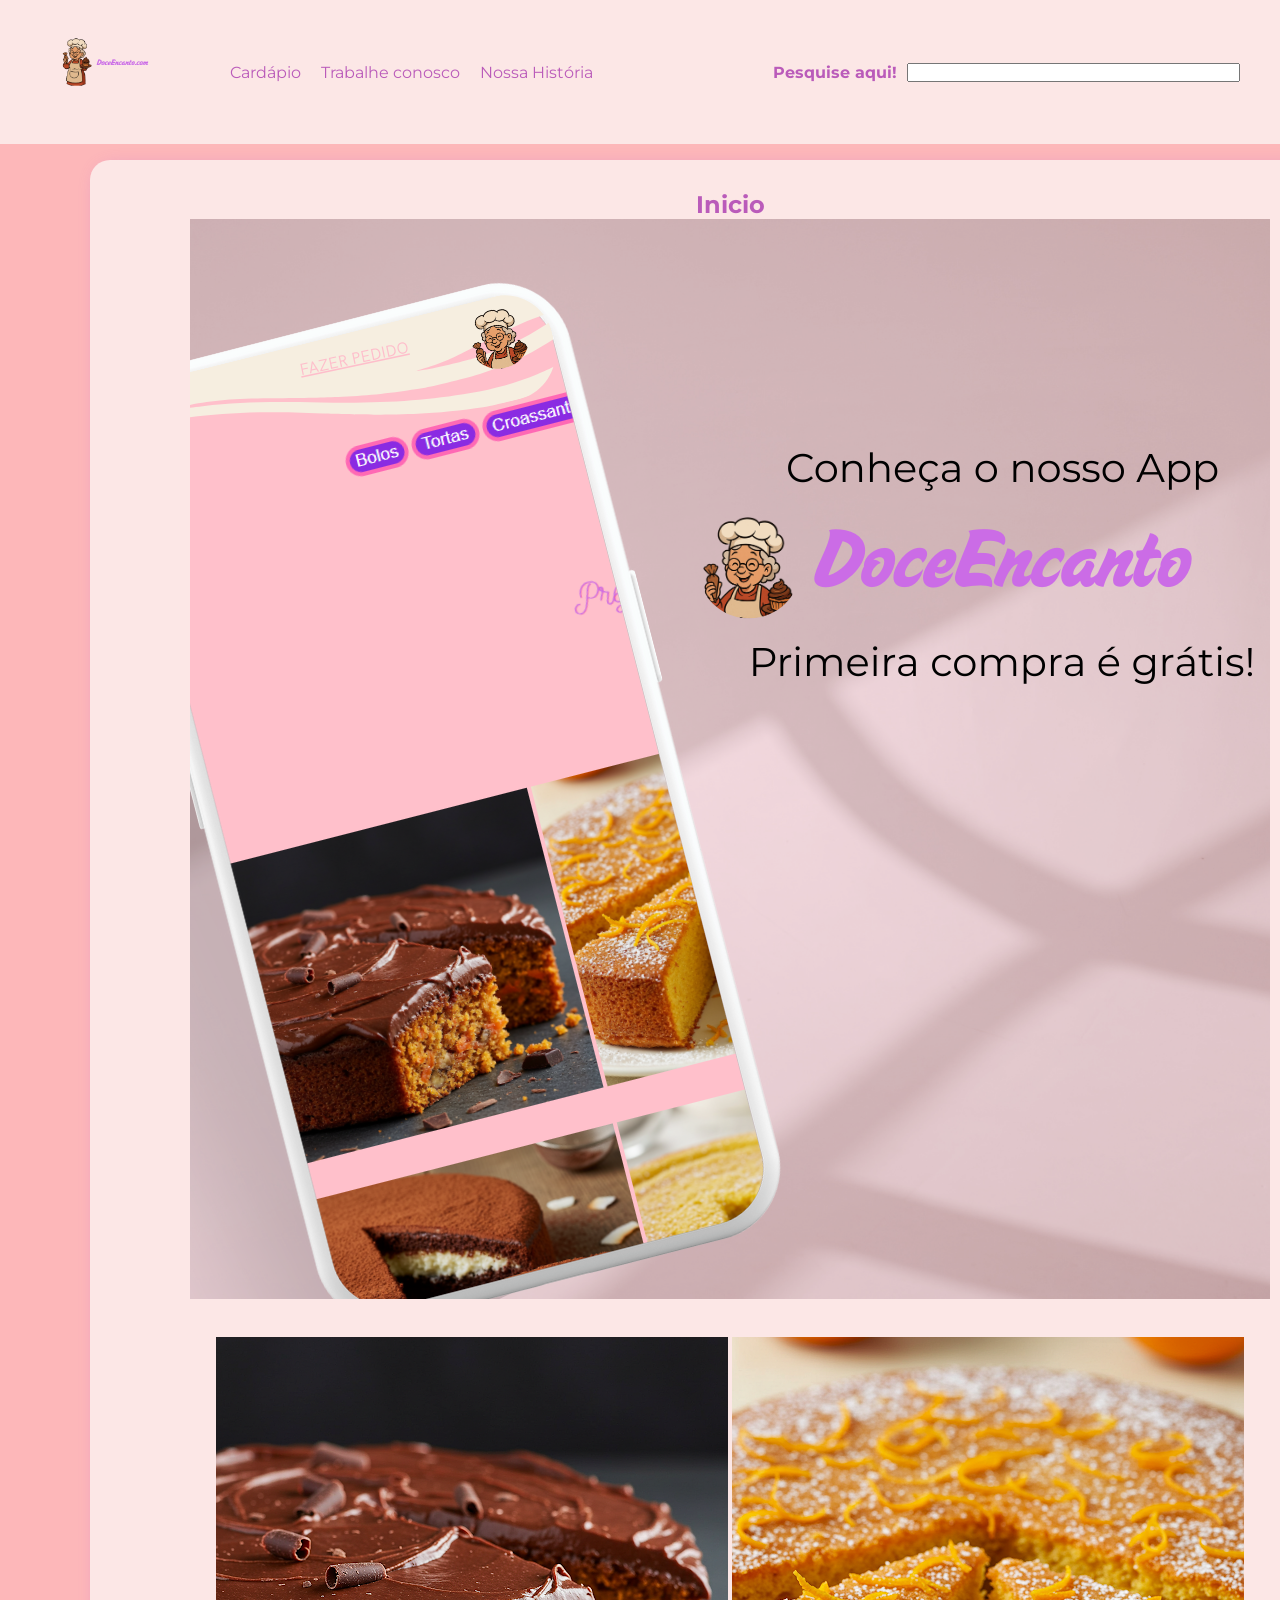
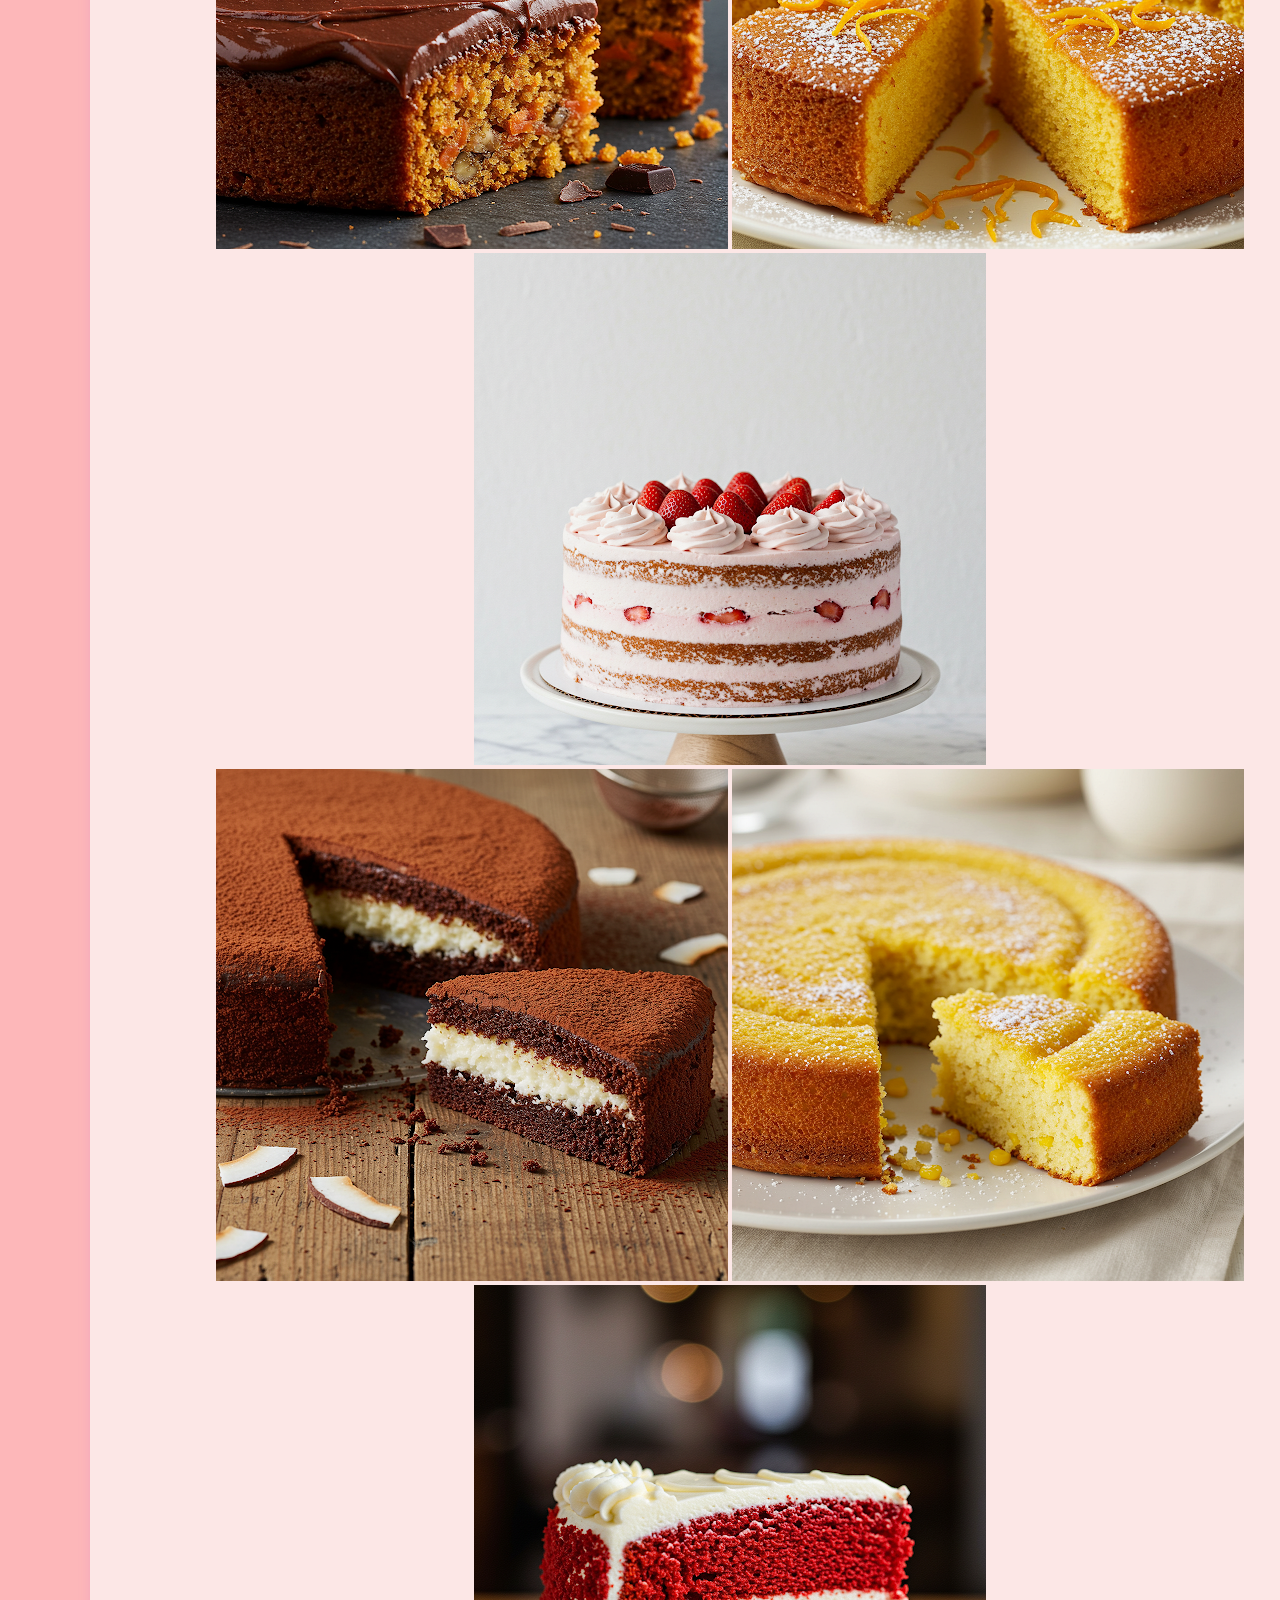
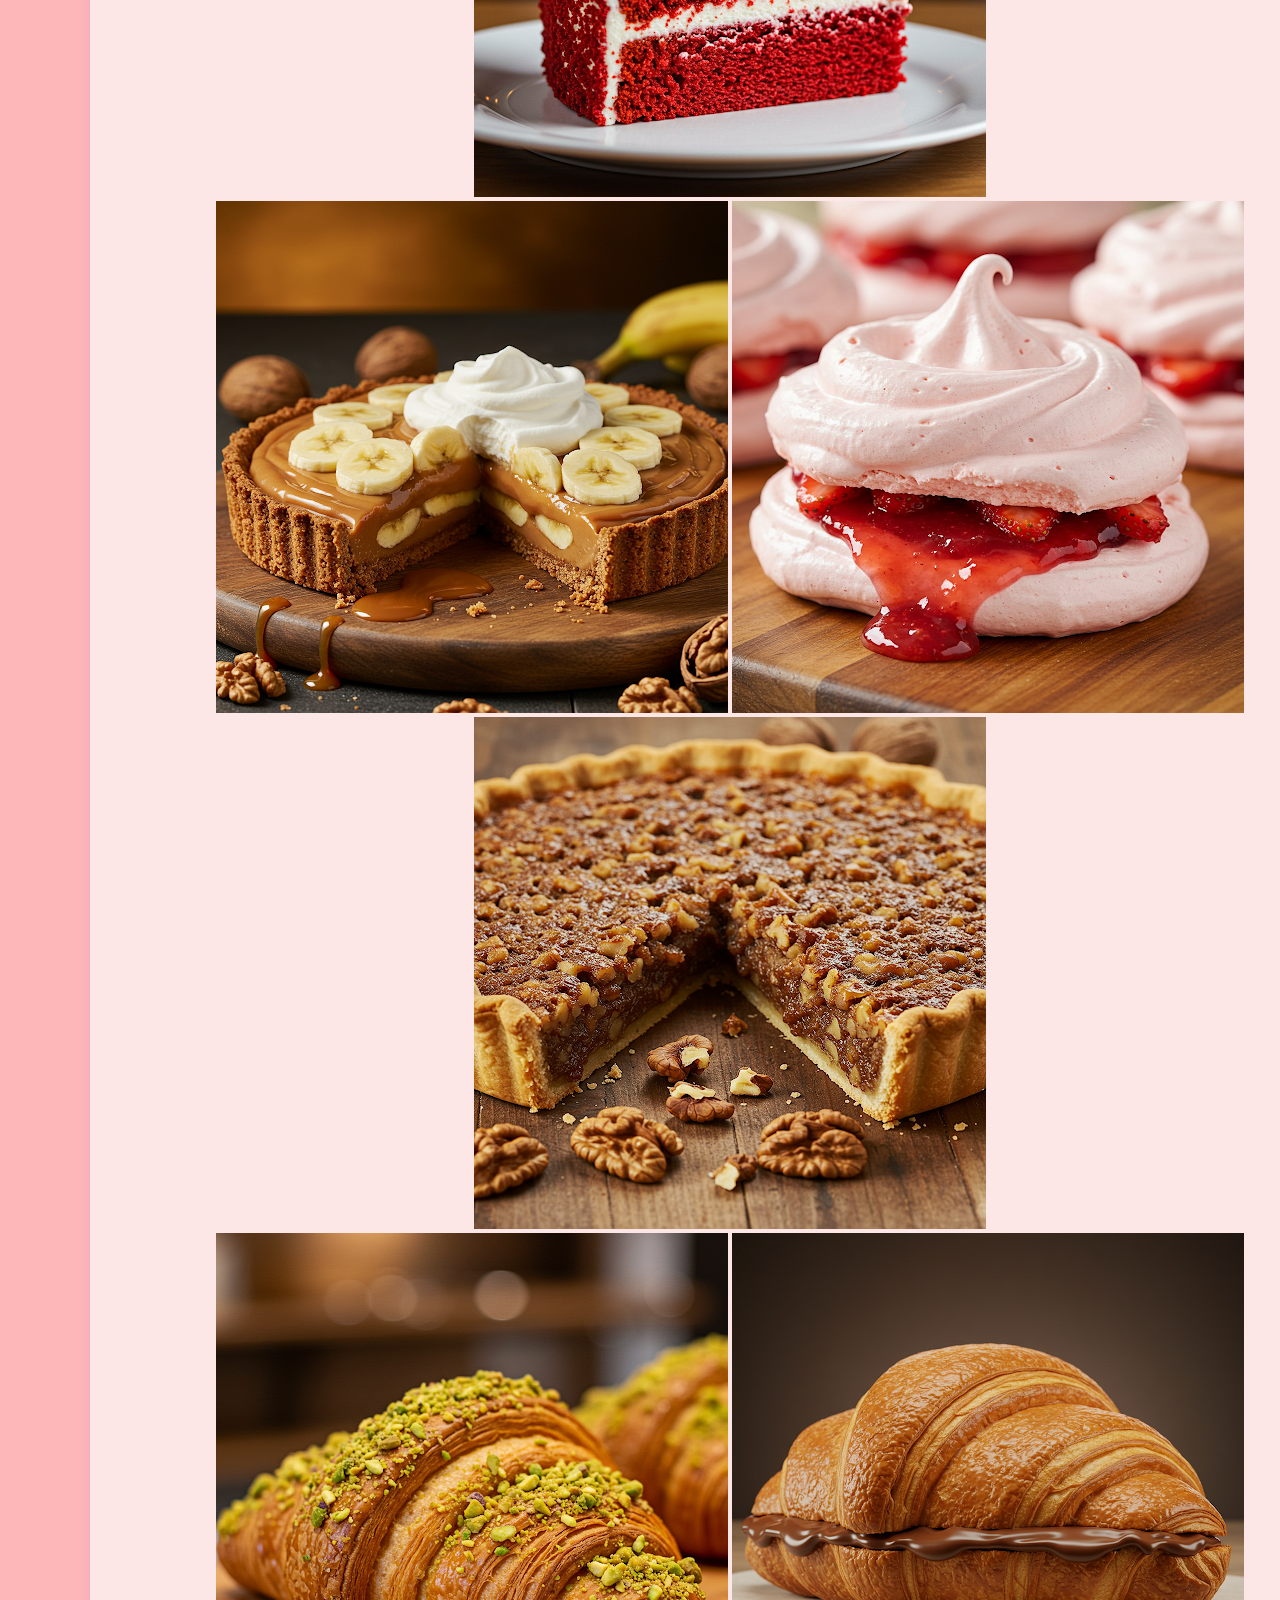
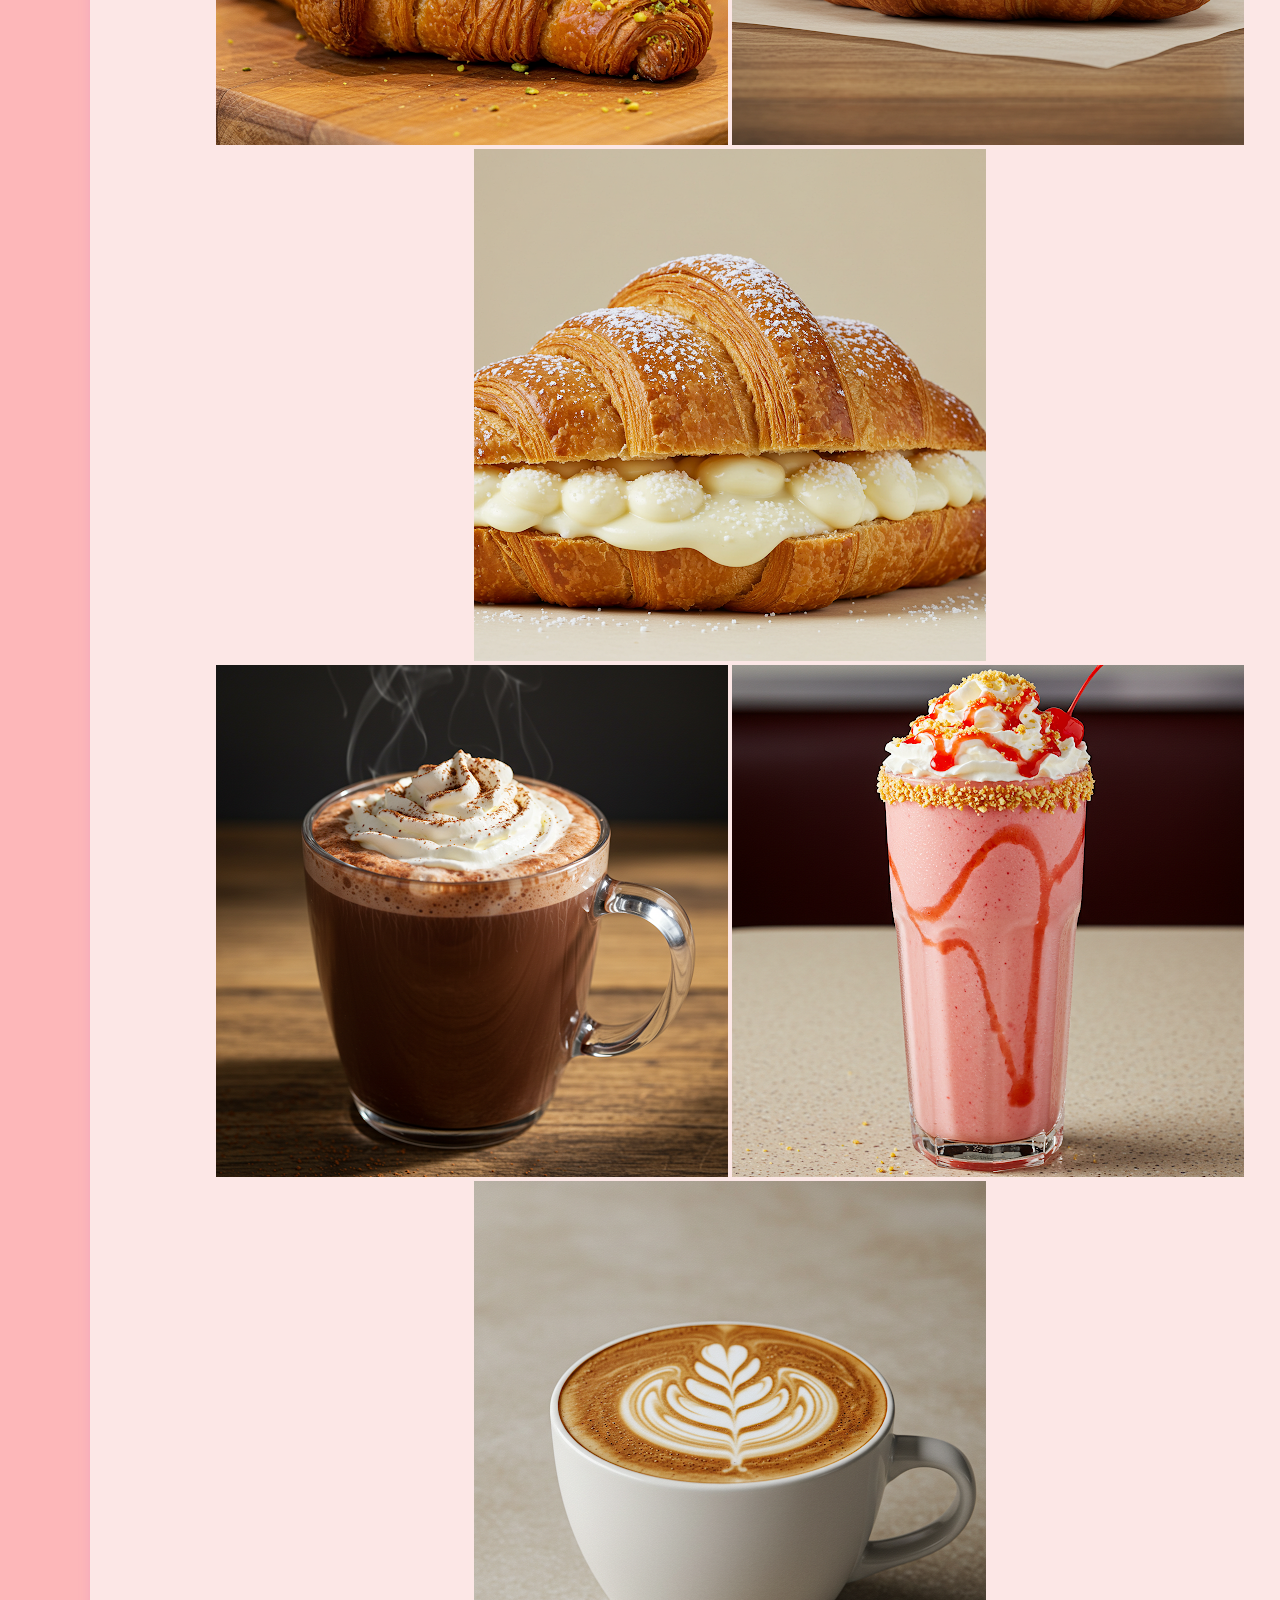
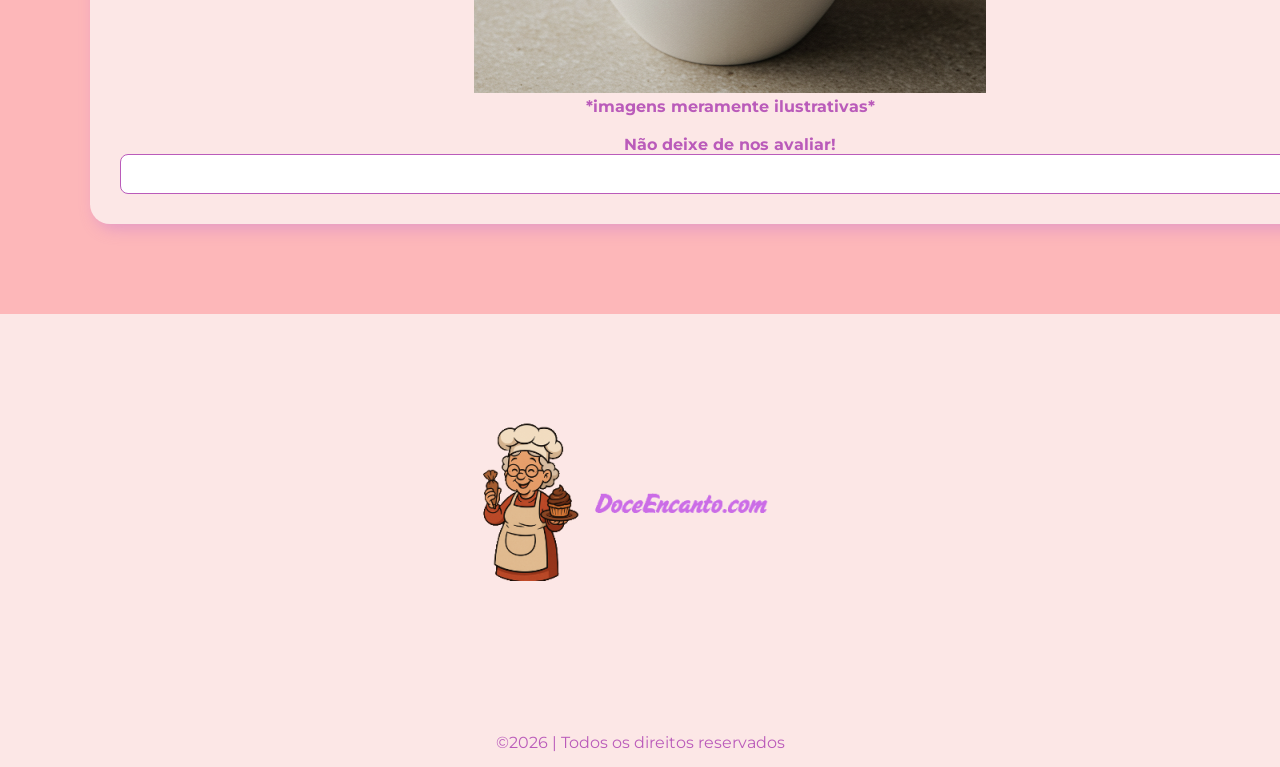
<file: index.html>
<!DOCTYPE html>
<html lang="pt">
<head>
    <meta charset="UTF-8">
    <meta name="viewport" content="width=device-width, initial-scale=1.0">
    <title>DoceEncanto.com</title>
    <link rel="stylesheet" href="estilo/cardapio.css">
    <link rel="shorecut icon" href="Imagens/personagem_cardapio.png" type="image/x-icon">
</head>
<body>
    <nav>
        <ul class="menu">
            <li class="logo">
                <img src="Imagens/DoceEnacnto.com (1).png">
            </li>
            <li><a href="cardapio.html">Cardápio</a></li>
            <li><a href="trabalhe_conosco.html">Trabalhe conosco</a></li>
            <li><a href="nossa_historia.html">Nossa História</a></li>
            <li class="pesquisa">
                <strong>Pesquise aqui!</strong>
                <input type="text" size="40" maxlength="50">
            </li>
        </ul>
    </nav>
    <main>
        <h1>
            Inicio
        </h1>
        <source media="(max-width: 500px)" srcset="Imagens/propaganda.png">
        <img src="Imagens/propaganda.png">
        <br><br>
            <ul type="none">
                <li>
                    <source media="(max-width: 400px)" srcset="Imagens/bolo_de_cenoura.png">
                    <img src="Imagens/bolo_de_cenoura.png">
                    <source media="(max-width: 400px)" srcset="Imagens/bolo_de_laranja.png">
                    <img src="Imagens/bolo_de_laranja.png">
                    <source media="(max-width: 400px)" srcset="Imagens/bolo_de_morango.png">
                    <img src="Imagens/bolo_de_morango.png">
                </li>
            </ul>
            <ul type="none">
                <li>
                    <source media="(max-width: 400px)" srcset="Imagens/bolo_de_cocô.png">
                    <img src="Imagens/bolo_de_cocô.png">
                    <source media="(max-width: 400px)" srcset="Imagens/bolo_de_milho.png">
                    <img src="Imagens/bolo_de_milho.png">
                    <source media="(max-width: 400px)" srcset="Imagens/bolo_red.png">
                    <img src="Imagens/bolo_red.png">
                </li>
            </ul>
            <ul type="none">
                <li>
                    <source media="(max-width: 400px)" srcset="Imagens/banoffe.png">
                    <img src="Imagens/banoffe.png">
                    <source media="(max-width: 400px)" srcset="Imagens/morango.png">
                    <img src="Imagens/morango.png">
                    <source media="(max-width: 400px)" srcset="Imagens/nozes.png">
                    <img src="Imagens/nozes.png">
                </li>
            </ul>
            <ul type="none">
                <li>
                    <source media="(max-width: 400px)" srcset="Imagens/croassant_de_pistache.png">
                    <img src="Imagens/croassant_de_pistache.png">
                    <source media="(max-width: 400px)" srcset="Imagens/crossa_nutella.png">
                    <img src="Imagens/crossa_nutella.png">
                    <source media="(max-width: 400px)" srcset="Imagens/chocolate_branco.png">
                    <img src="Imagens/chocolate_branco.png">
                </li>
            </ul>
            <ul type="none">
                <li>
                    <source media="(max-width: 400px)" srcset="Imagens/quente.png">
                    <img src="Imagens/quente.png">
                    <source media="(max-width: 400px)" srcset="Imagens/milk.png">
                    <img src="Imagens/milk.png">
                    <source media="(max-width: 400px)" srcset="Imagens/latte.png">
                    <img src="Imagens/latte.png">
                </li>
            </ul>
        <p>
            <strong>*imagens meramente ilustrativas*</strong>
        </p>
        <br>
        <p>
            <strong>Não deixe de nos avaliar!</strong>
            <input type="text" size="150" maxlength="1000">
        </p>
    </main>
    <footer>
        <ul type="none">
            <li>
                <source media="(max-width: 400px)" srcset="Imagens/DoceEnacnto.com (1).png">
                <img src="Imagens/DoceEnacnto.com (1).png">
            </li>
        </ul>
        <p>
            &copy;2026 | Todos os direitos reservados
        </p>
    </footer>
 </body>
</html>
</file>
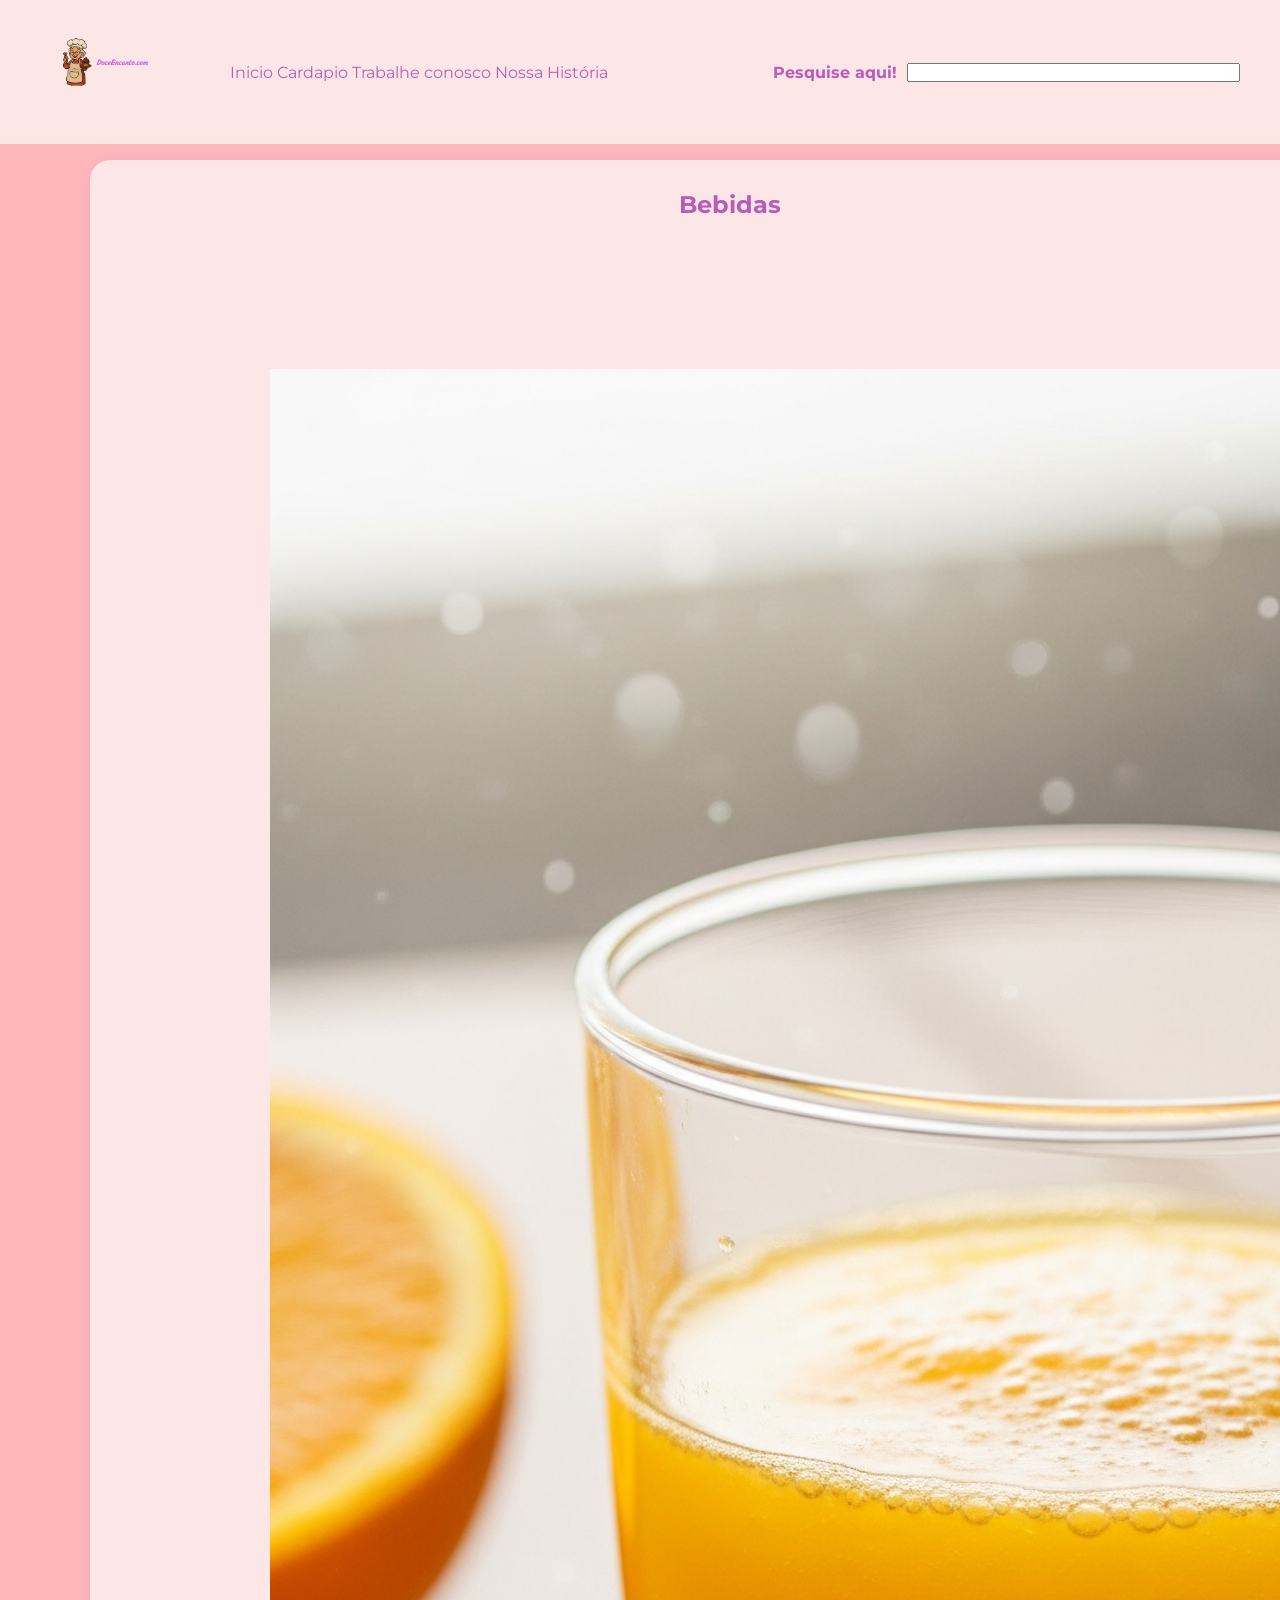
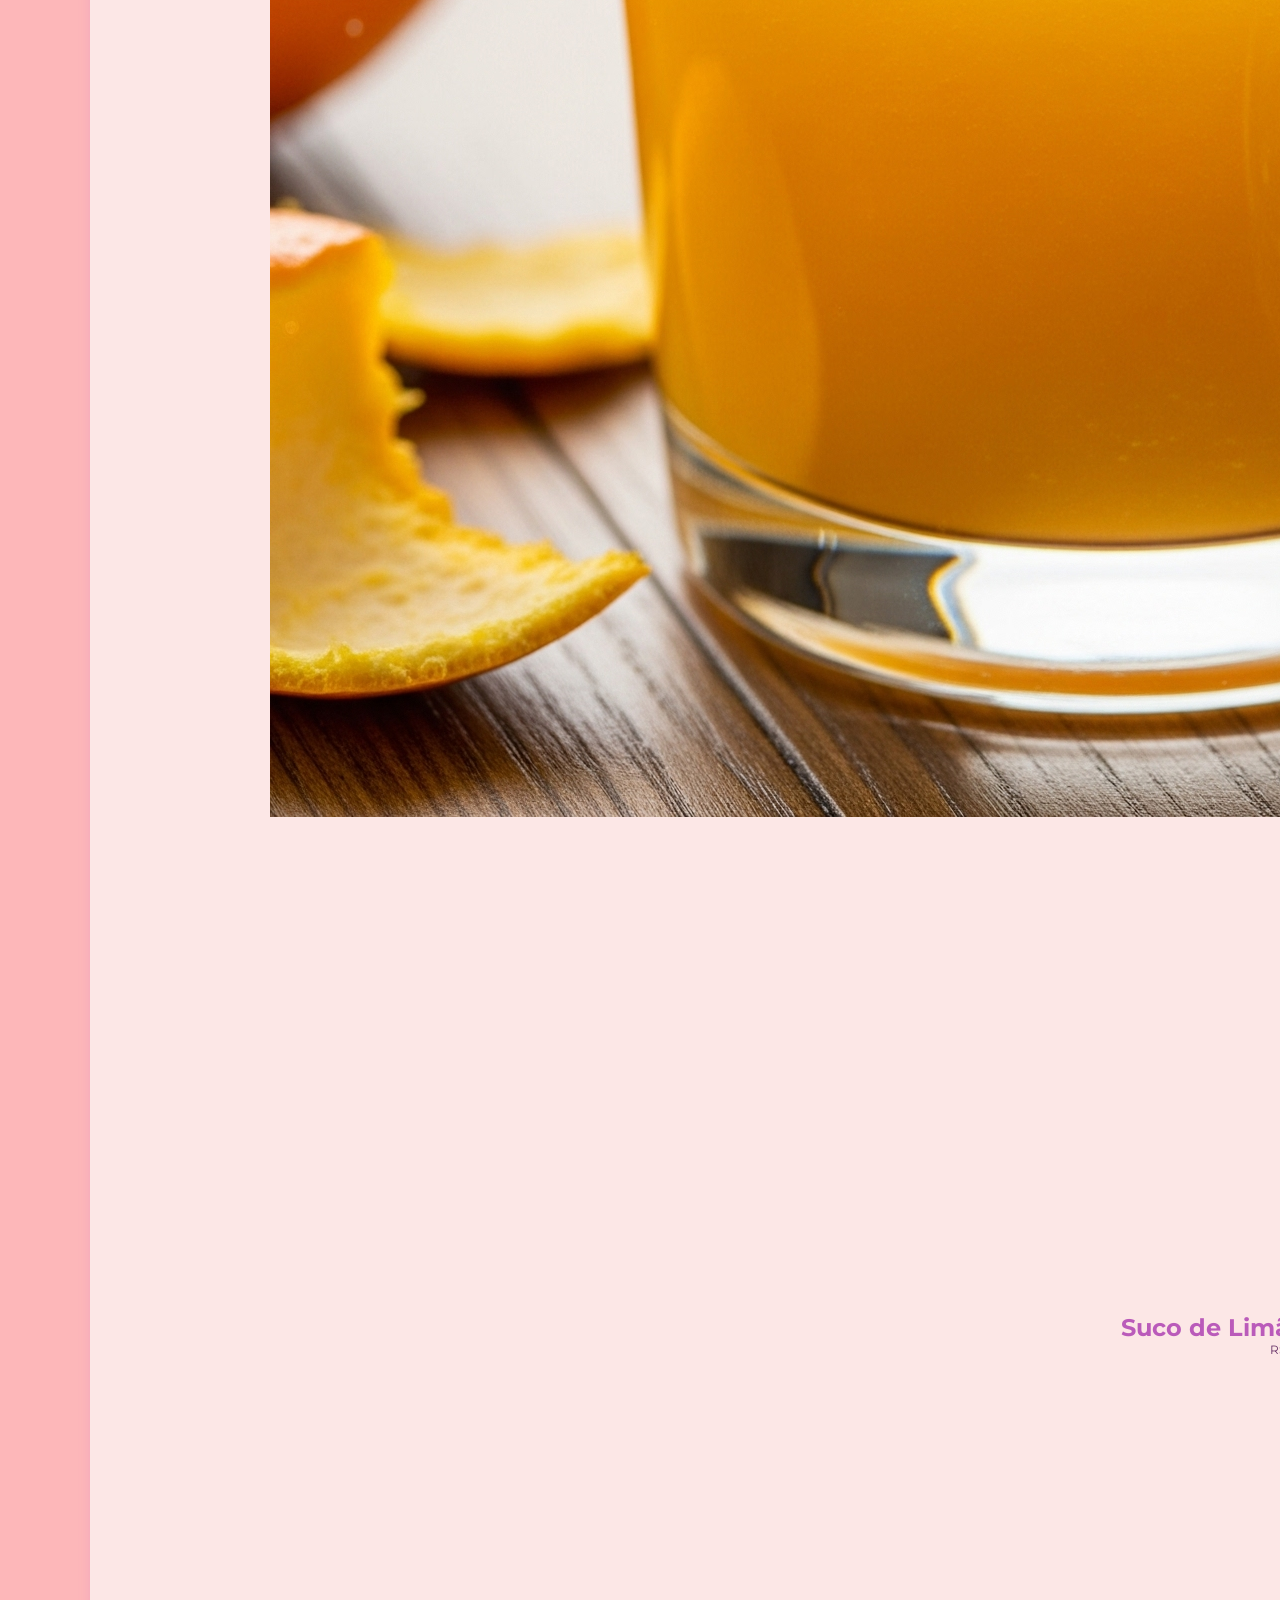
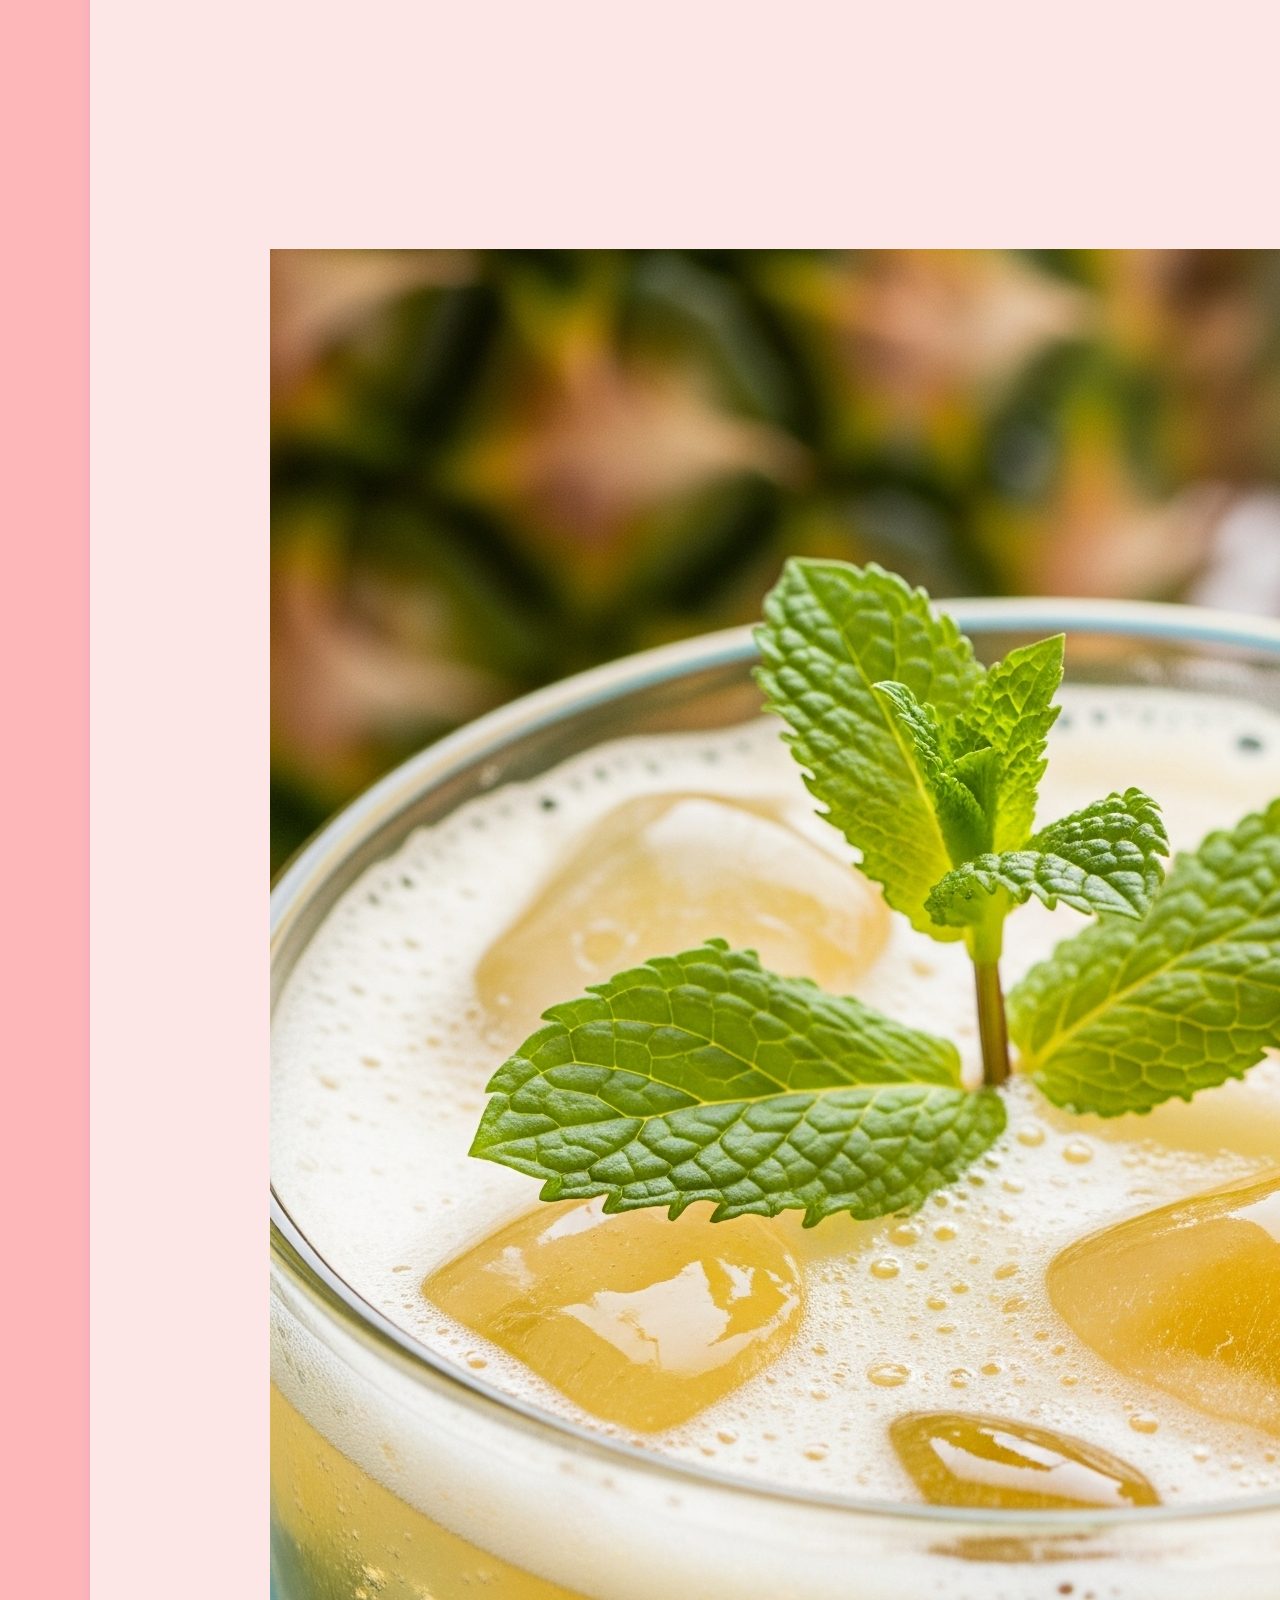
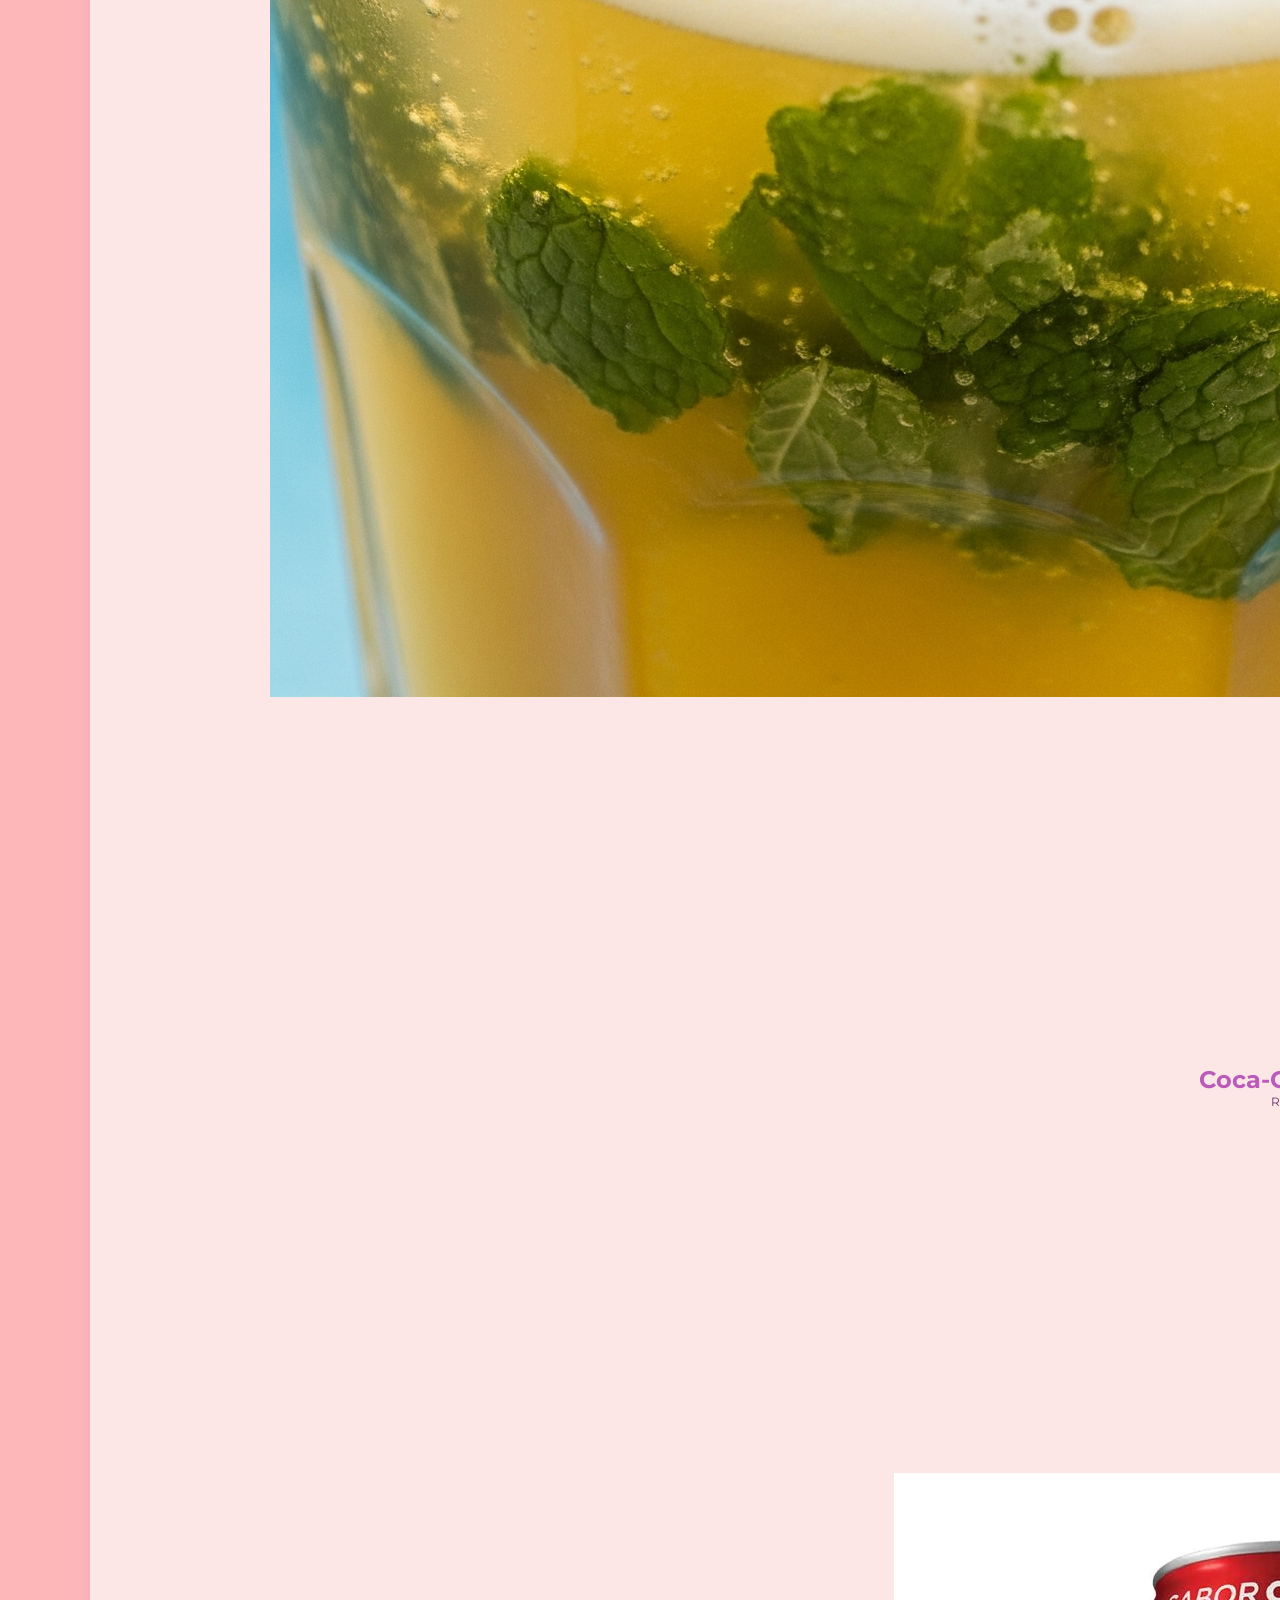
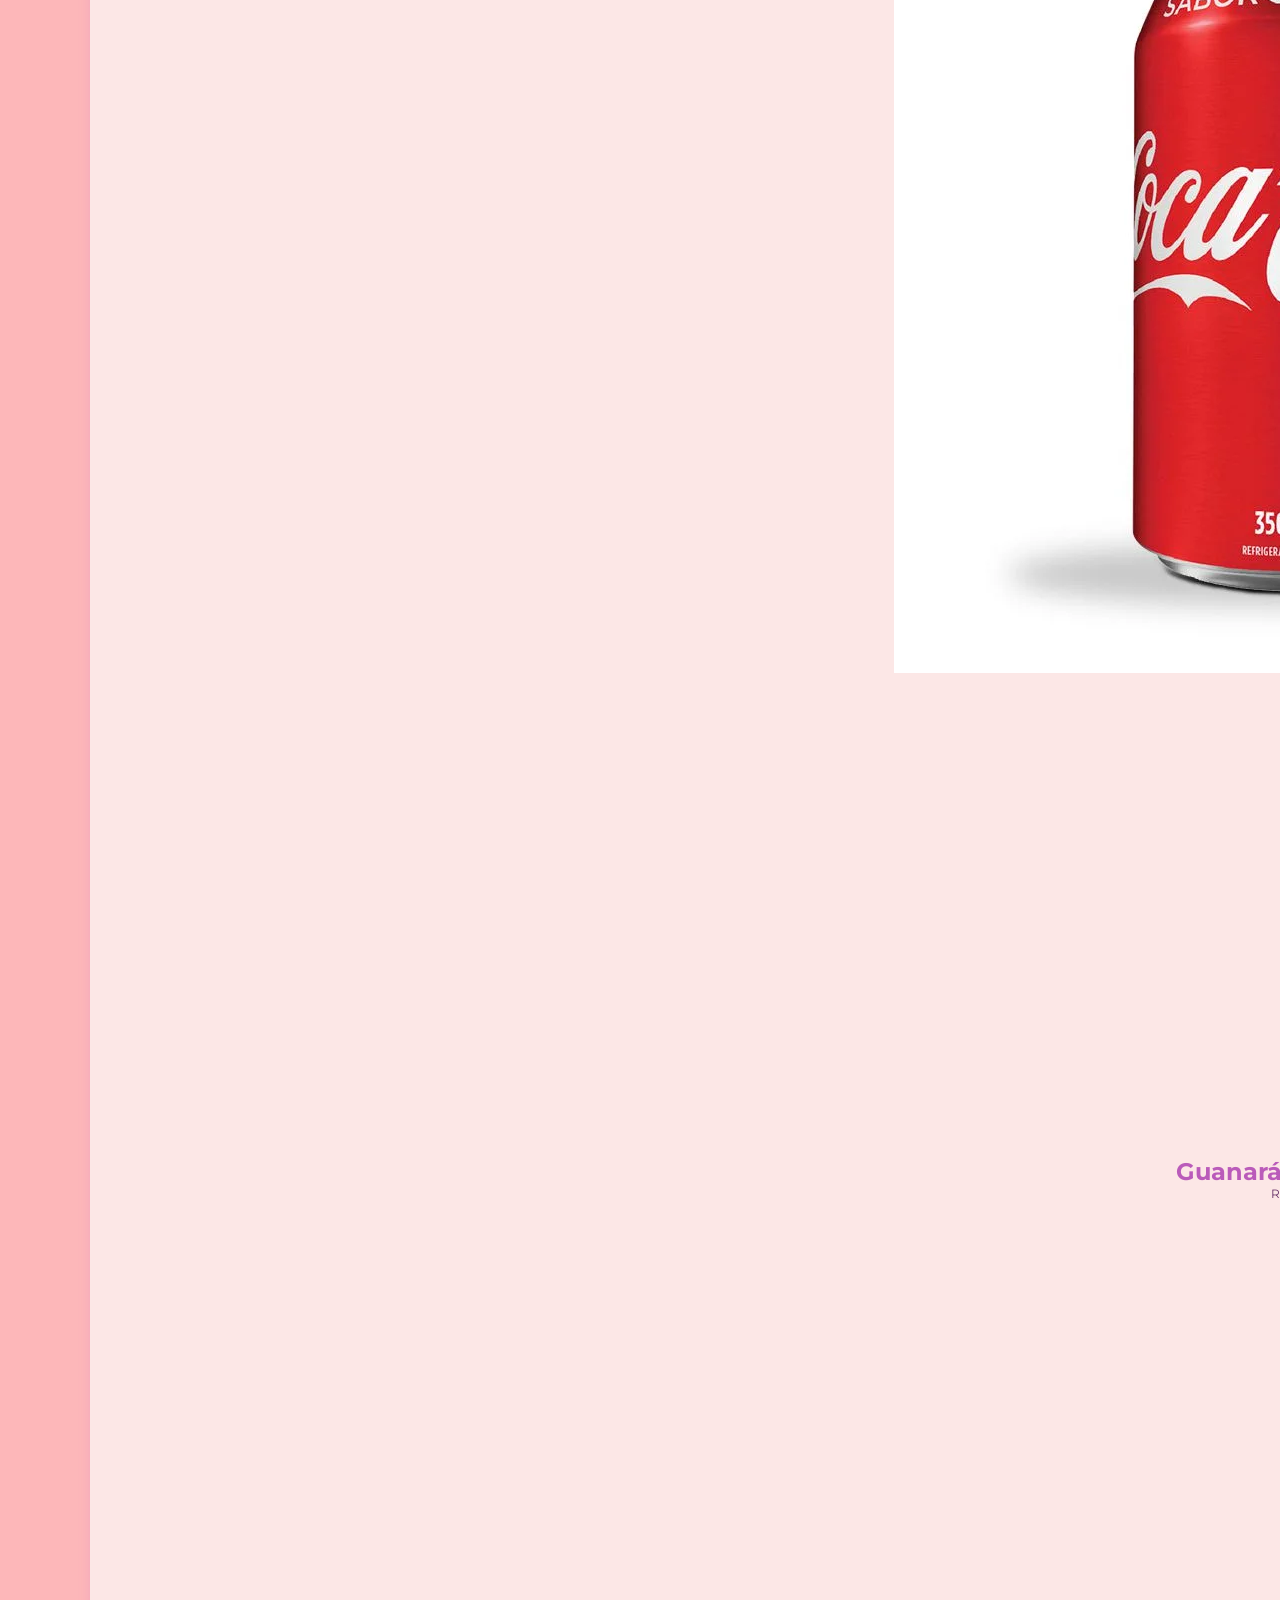
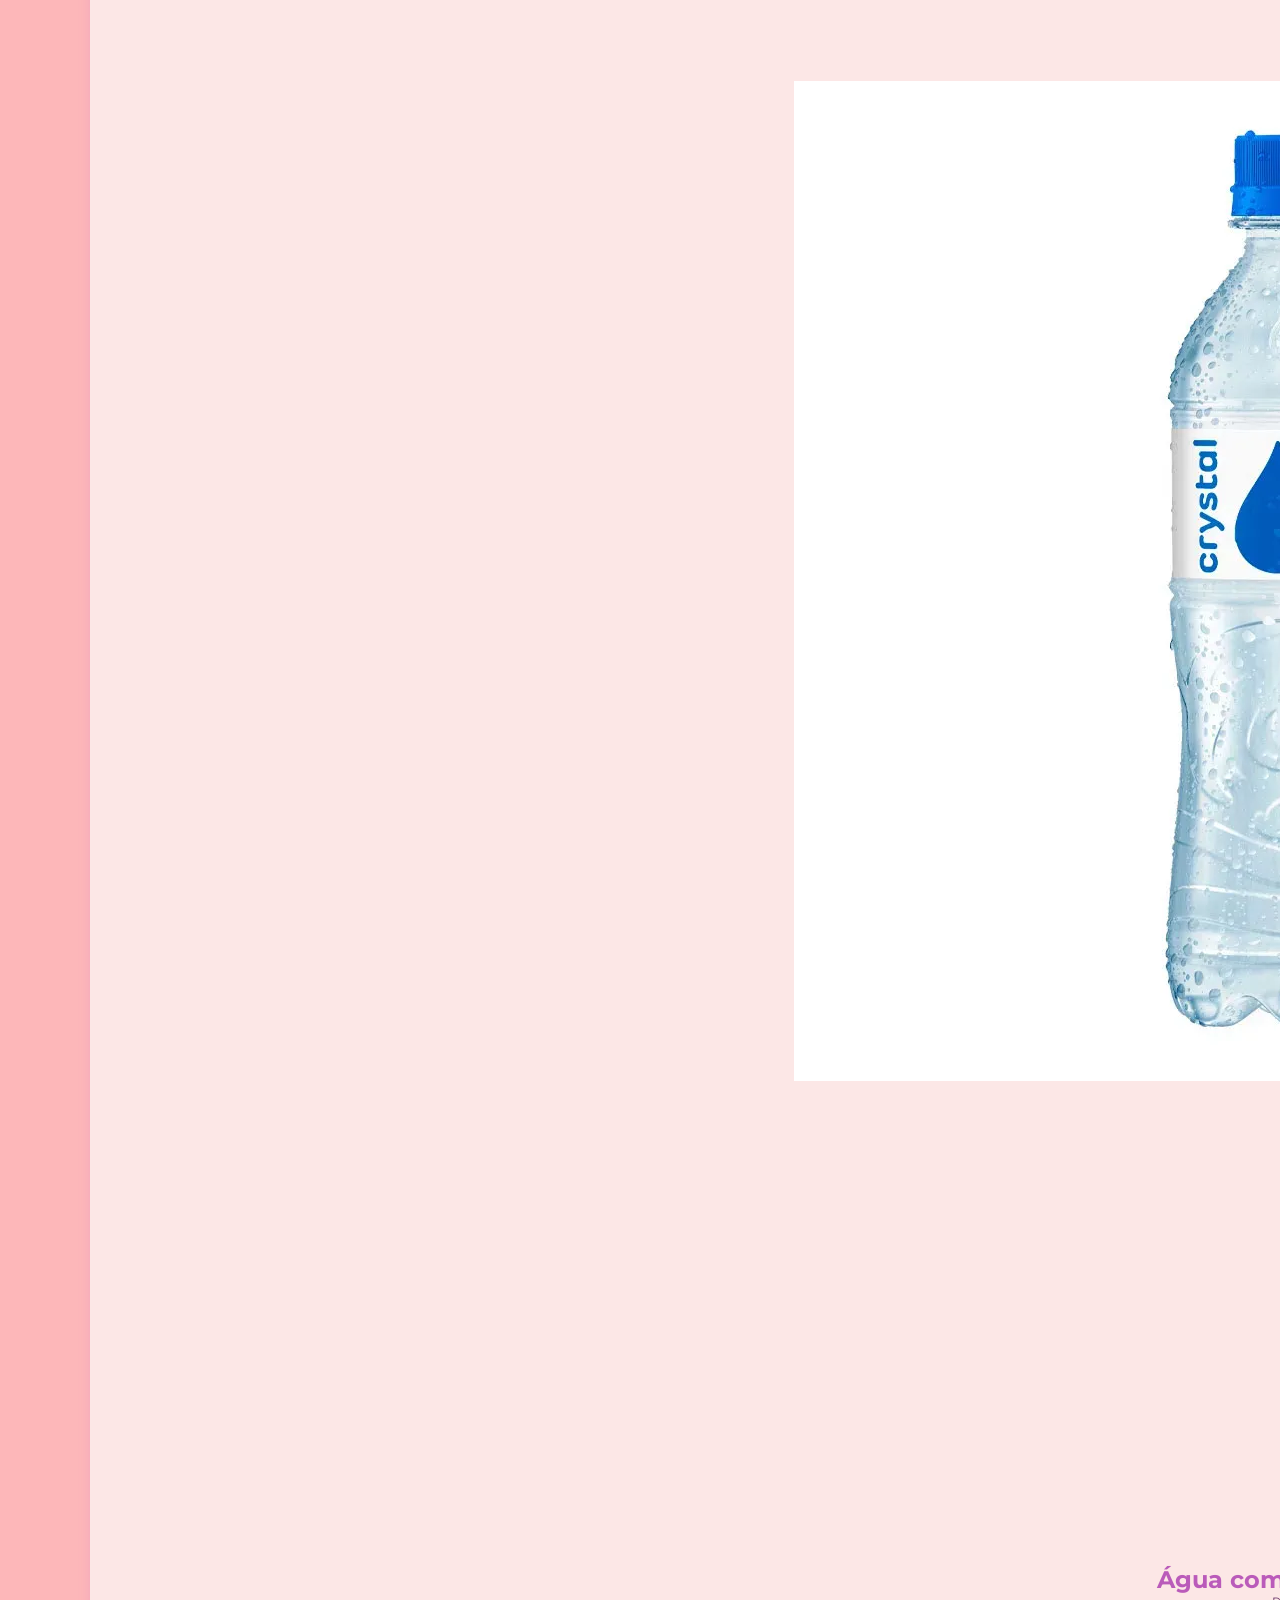
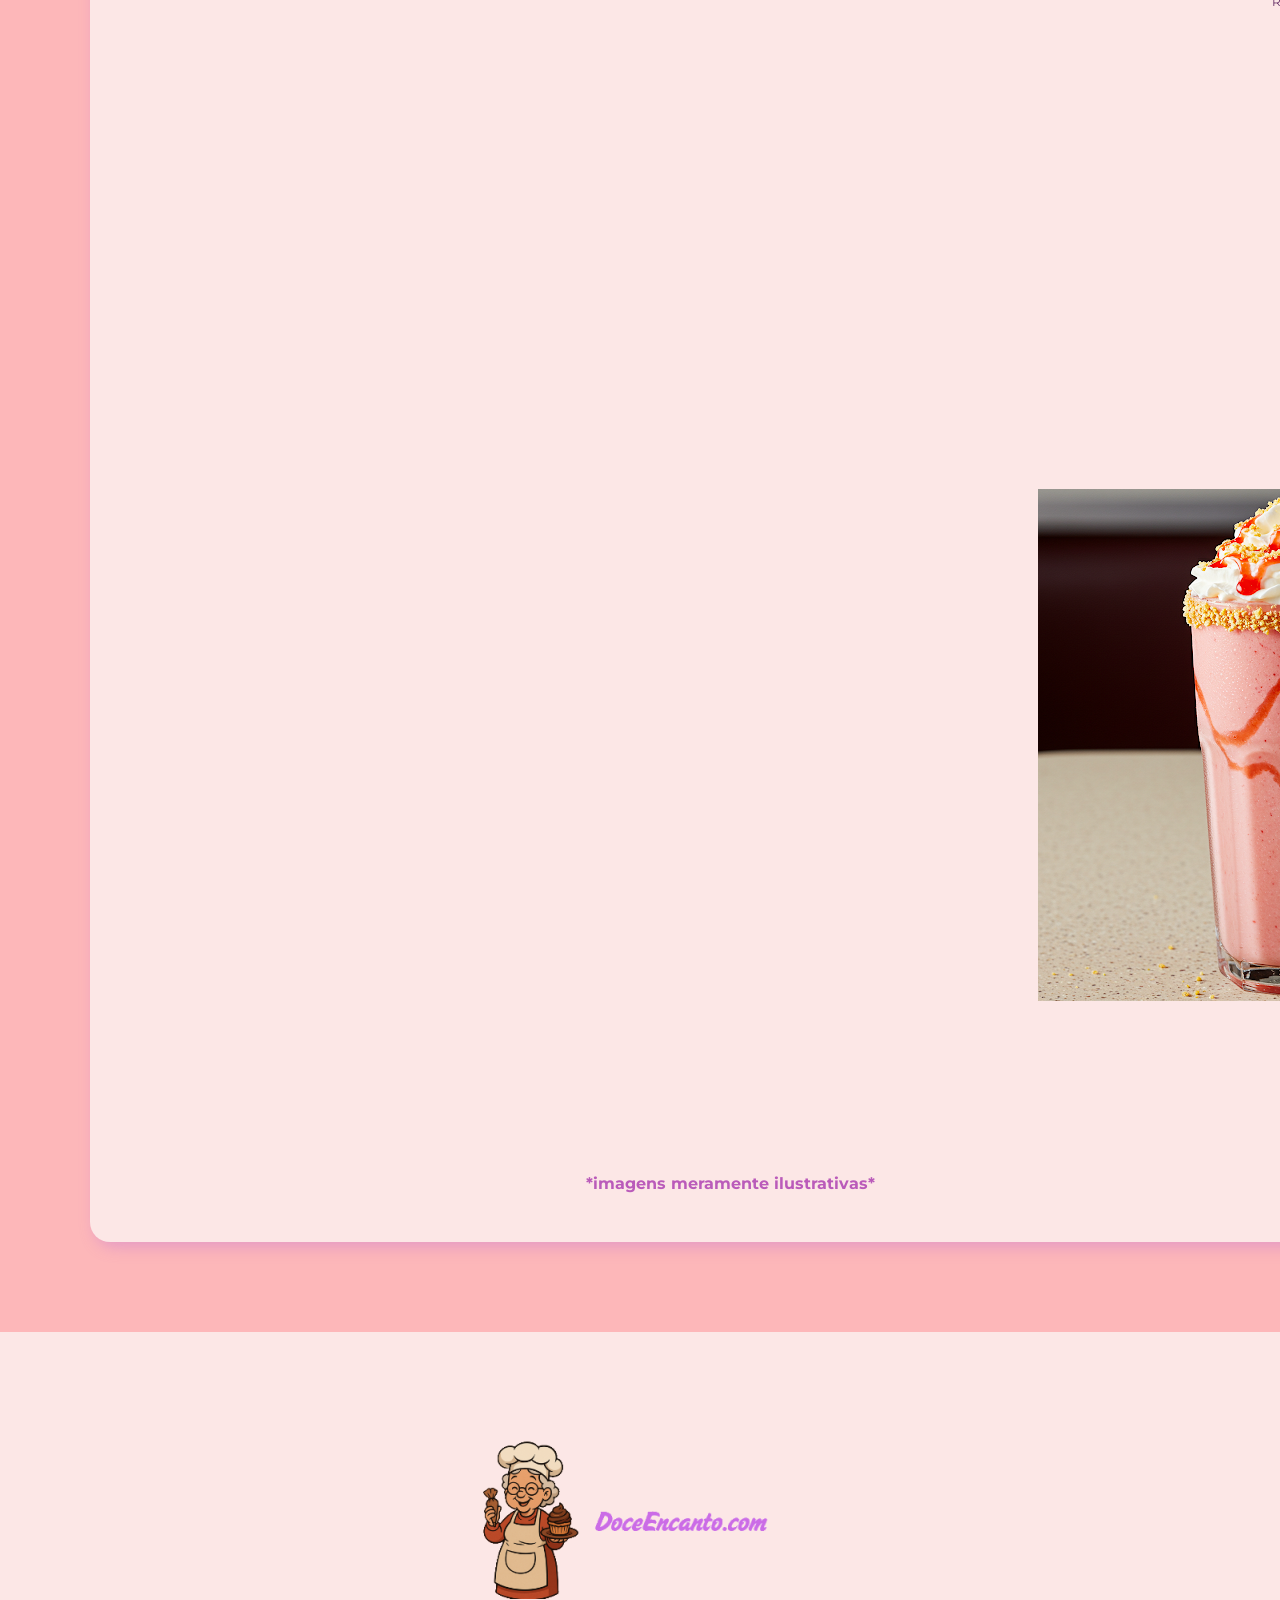
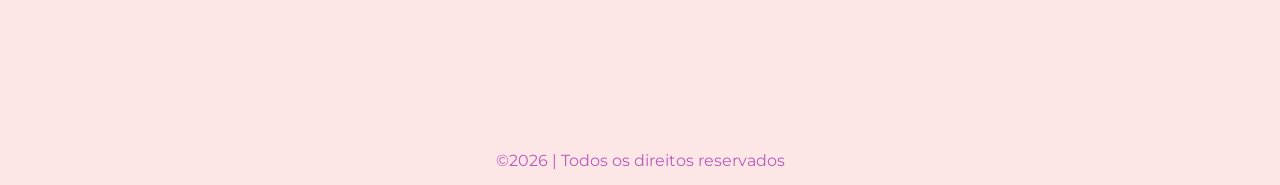
<file: bebidas.html>
<!DOCTYPE html>
<html lang="pt-br">
<head>
    <meta charset="UTF-8">
    <meta name="viewport" content="width=device-width, initial-scale=1.0">
    <title>DoceEncanto.com</title>
    <link rel="stylesheet" href="estilo/cardapio.css">
    <link rel="shorecut icon" href="Imagens/personagem_cardapio.png" type="image/x-icon">
</head>
<body>
    <nav>
        <ul class="menu">
            <li class="logo">
                <source media="(max-width: 400px)" srcset="Imagens/DoceEnacnto.com (1).png">
                <img src="Imagens/DoceEnacnto.com (1).png">
            </li>
            <li>
                <a href="index.html">Inicio</a>
                <a href="cardapio.html">Cardapio</a>
                <a href="trabalhe_conosco.html">Trabalhe conosco</a>
                <a href="nossa_historia.html">Nossa História</a>
            </li>
             <li class="pesquisa">
                <strong>Pesquise aqui!</strong>
                <input type="text" size="40" maxlength="50">
            </li>
        </ul>
    </nav>
    <main>
        <h1>
            Bebidas
        </h1>
        <section class="nome-produtos">
            <div>
                <source media="(max-width: 400px)" srcset="Imagens/lala.png">
                <img src="Imagens/lala.png">
            </div>
            <div>
                <h1>
                    Suco de Laranja
                </h1>
                <p class="p">
                    R$ 15,00
                </p>
            </div>
            <div>
                <h1>
                    Suco de Limão com Hortelã
                </h1>
                <p class="p">
                    R$ 15,00
                </p>
            </div>
            <div>
                <source media="(max-width: 400px)" srcset="Imagens/suco_li.png">
                <img src="Imagens/suco_li.png">
            </div>
            <div>
                <source media="(max-width: 400px)" srcset="Imagens/abacaxi.png">
                <img src="Imagens/abacaxi.png">
            </div>
            <div>
                <h1>
                    Suco de Abacaxi com Hortelã
                </h1>
                <p class="p">
                    R$ 15,00
                </p>
            </div>
            <div>
                <h1>
                    Coca-Cola Zero
                </h1>
                <p class="p">
                    R$ 8,00
                </p>
            </div>
            <div>
                <source media="(max-width: 400px)" srcset="Imagens/coca.png">
                <img src="Imagens/coca.png">
            </div>
            <div>
                <source media="(max-width: 400px)" srcset="Imagens/cocanormal.png">
                <img src="Imagens/cocanormal.png">
            </div>
            <div>
                <h1>
                    Coca-Cola
                </h1>
                <p class="p">
                    R$ 8,00
                </p>
            </div>
            <div>
                <h1>
                    Guanará Artarctica
                </h1>
                <p class="p">
                    R$ 8,00
                </p>
            </div>
            <div>
                <source media="(max-width: 400px)" srcset="Imagens/guanara.png">
                <img src="Imagens/guanara.png">
            </div>
            <div>
                <source media="(max-width: 400px)" srcset="Imagens/cristal.png">
                <img src="Imagens/cristal.png">
            </div>            
            <div>
                <h1>
                    Água Crystal
                </h1>
                <p class="p">
                    R$ 6,00
                </p>
            </div>
            <div>
                <h1>
                    Água com Gás Crystal
                </h1>
                <p class="p">
                    R$ 6,00
                </p>
            </div>
            <div>
                <source media="(max-width: 400px)" srcset="Imagens/gas.png">
                <img src="Imagens/gas.png">
            </div>
            <div>
                <source media="(max-width: 400px)" srcset="Imagens/milk.png">
                <img src="Imagens/milk.png">
            </div>
            <div>
                 <h1>
                    Milkshake de Morango
                </h1>
                <p class="p">
                    R$ 20,00
                </p>
            </div>
            <br>
        </section>
        <p>
            <strong>*imagens meramente ilustrativas*</strong>
        </p>
        <br>
    </main>
    <footer>
        <ul type="none">
            <li>
                <source media="(max-width: 400px)" srcset="Imagens/DoceEnacnto.com (1).png">
                <img src="Imagens/DoceEnacnto.com (1).png">
            </li>
        </ul>
        <p>
            &copy;2026 | Todos os direitos reservados
        </p>
    </footer>
</body>
</html>
</file>
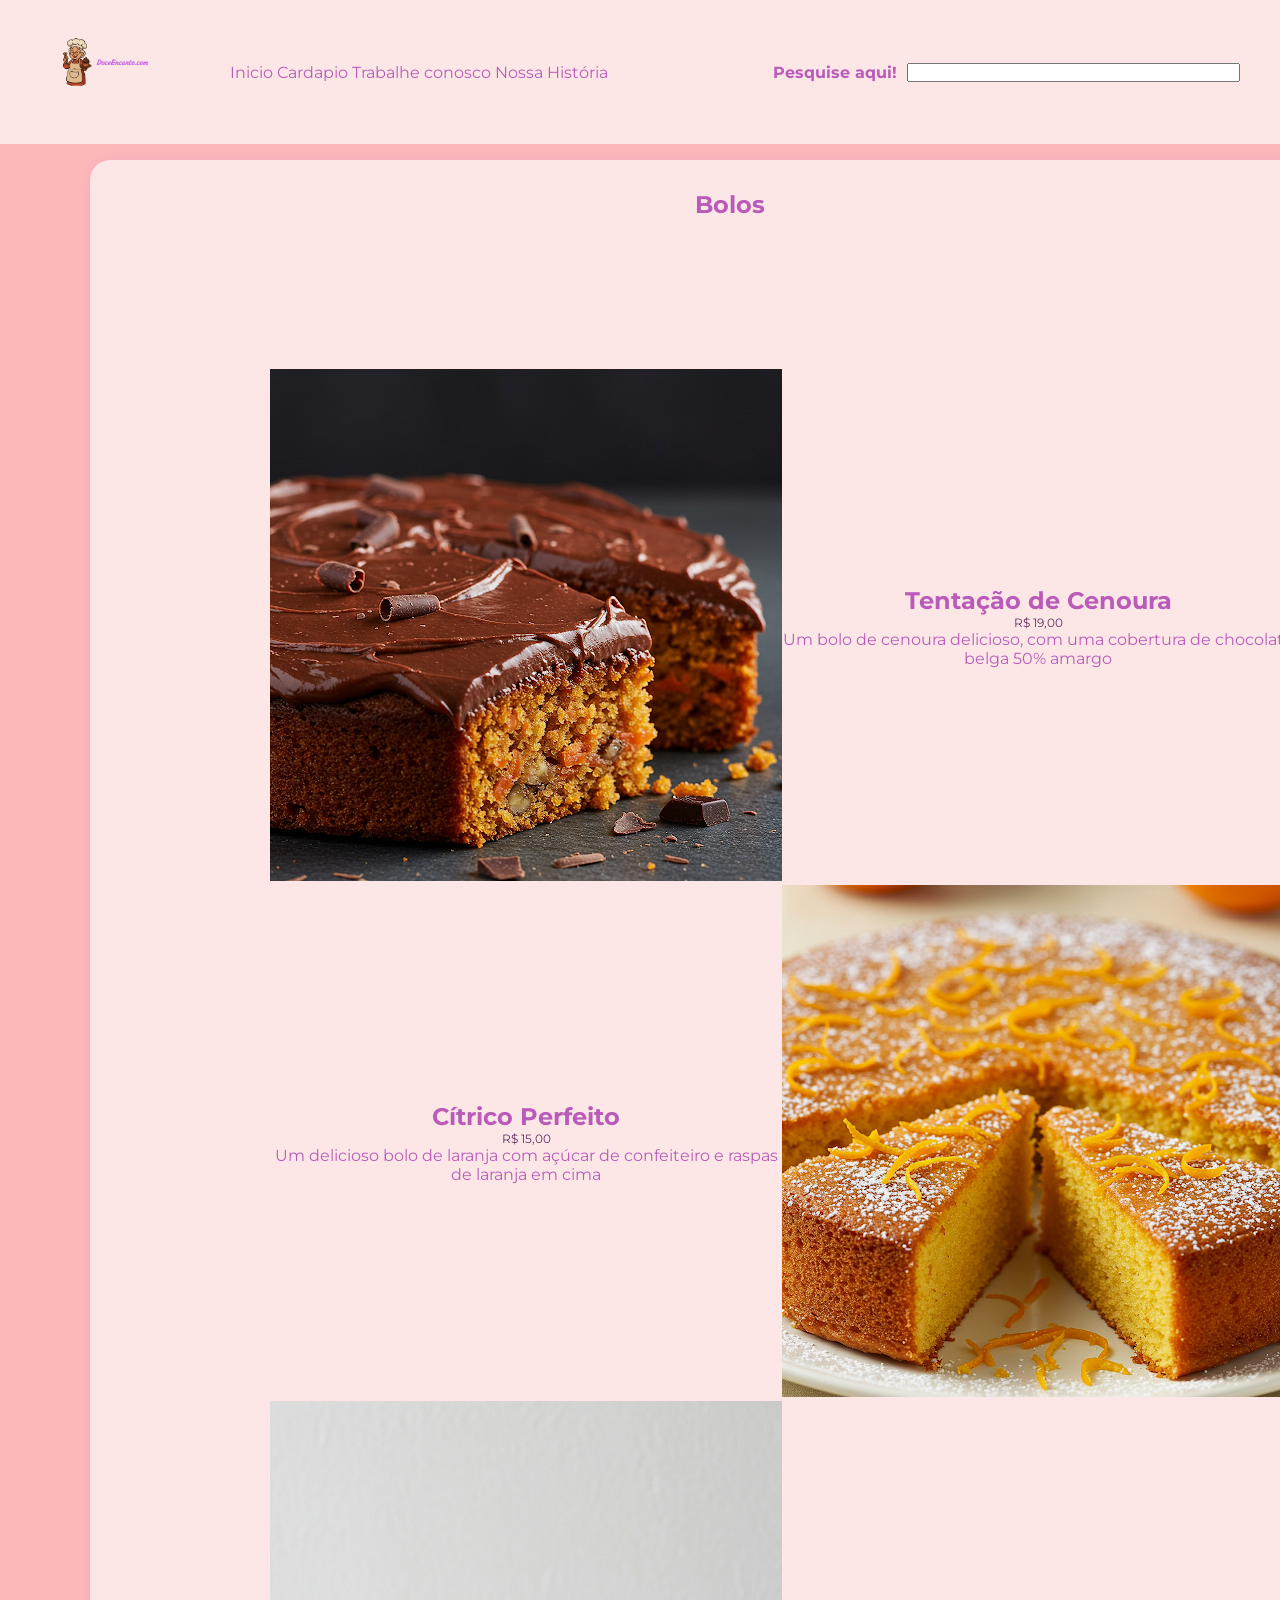
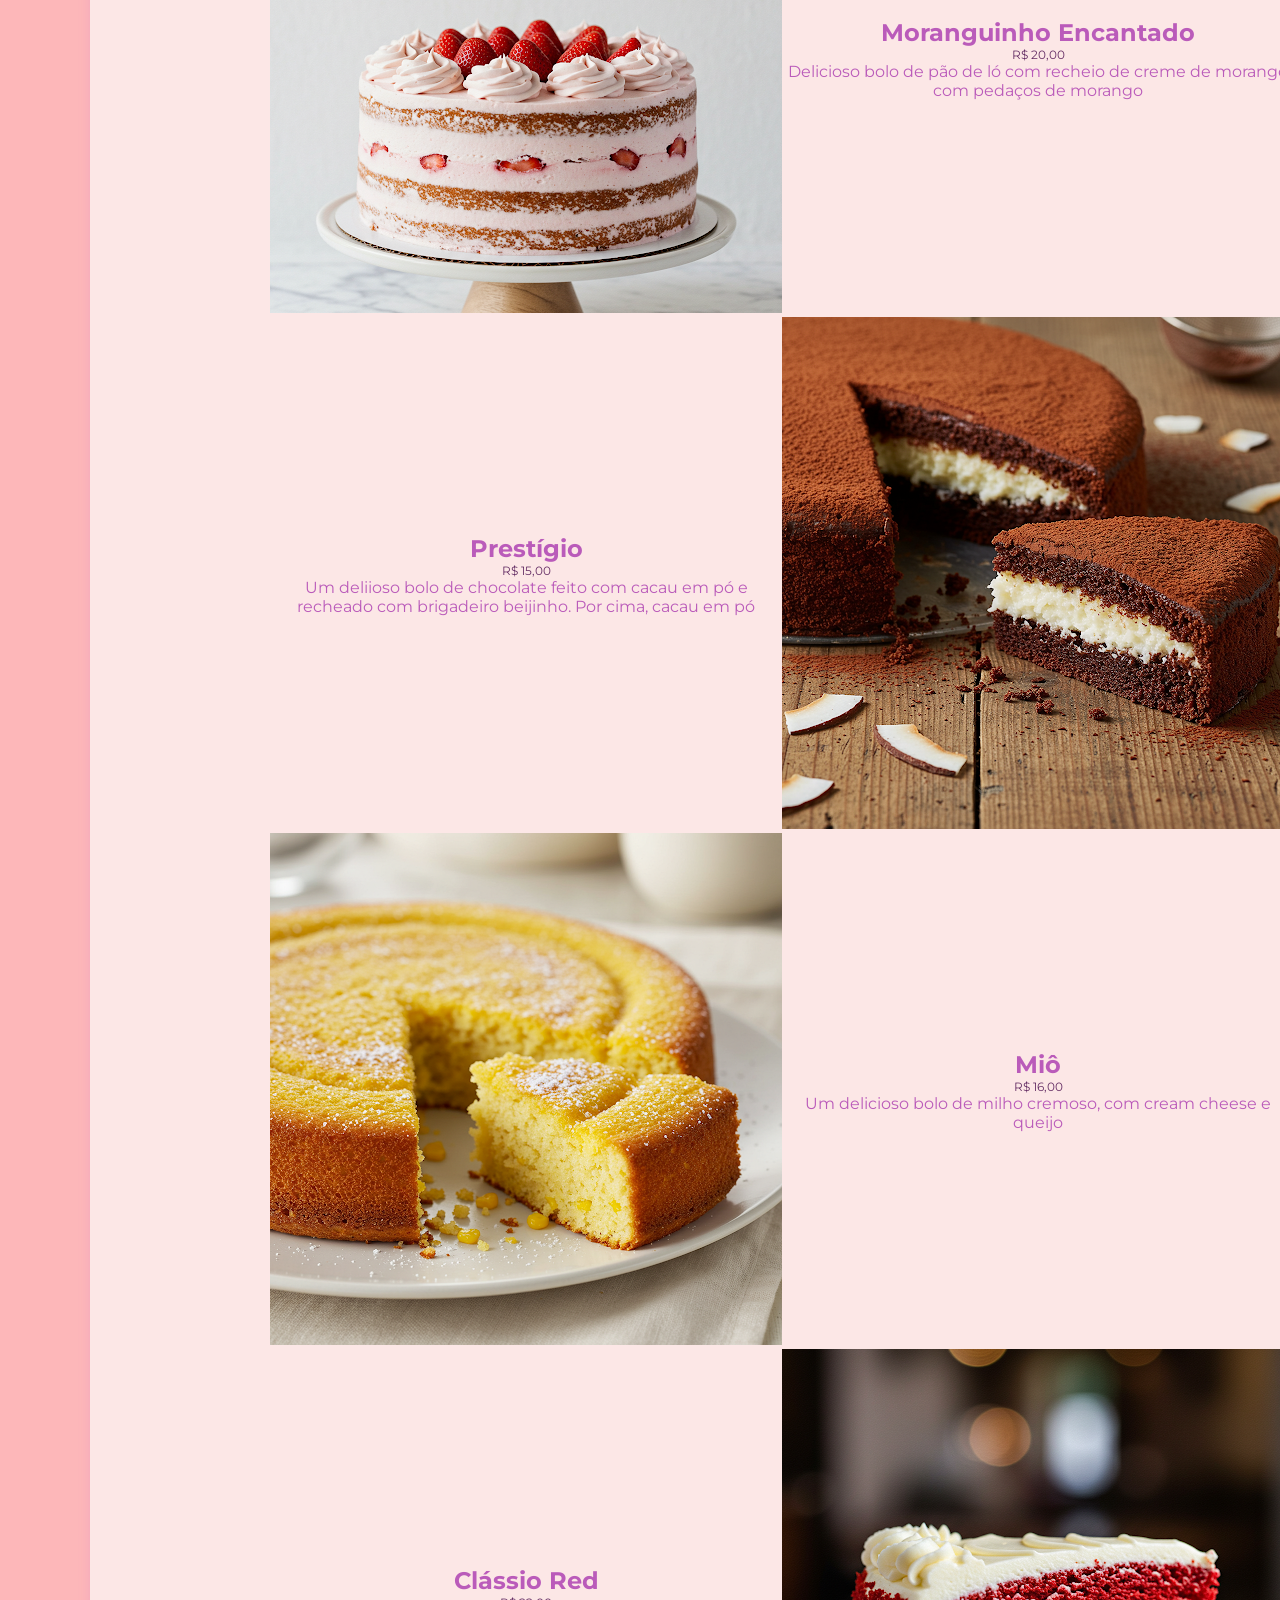
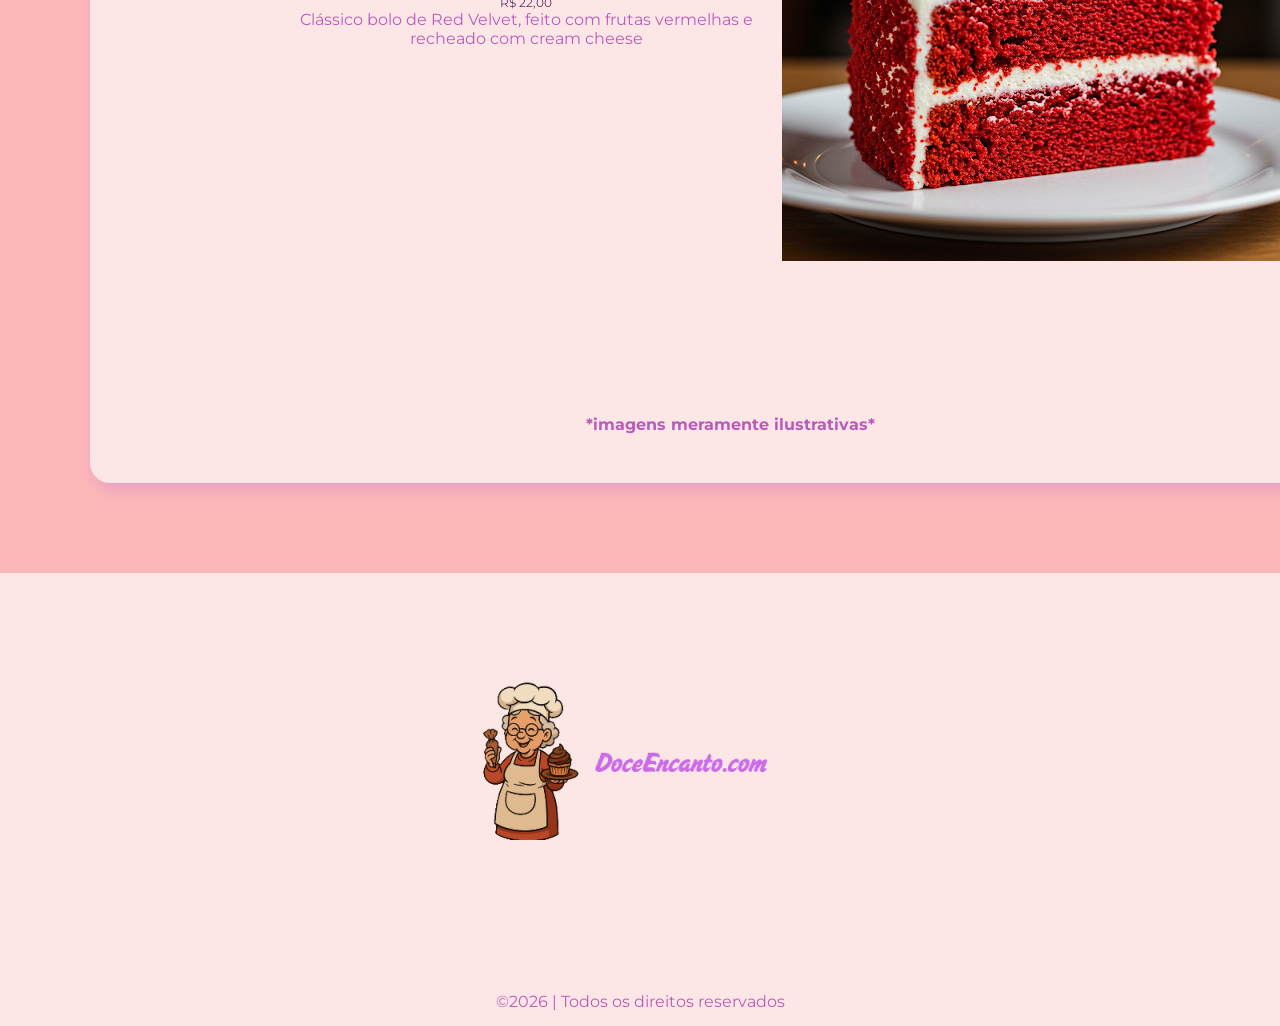
<file: bolos.html>
<!DOCTYPE html>
<html lang="pt-br">
<head>
    
    <meta charset="UTF-8">
    <meta name="viewport" content="width=device-width, initial-scale=1.0">
    <title>DoceEncanto.com</title>
    <link rel="stylesheet" href="estilo/cardapio.css">
    <link rel="shorecut icon" href="Imagens/personagem_cardapio.png" type="image/x-icon">
</head>
<body>
    <nav>
        <ul class="menu">
            <li class="logo">
                <source media="(max-width: 400px)" srcset="Imagens/DoceEnacnto.com (1).png">
                <img src="Imagens/DoceEnacnto.com (1).png">
            </li>
            <li>
                <a href="index.html">Inicio</a>
                <a href="cardapio.html">Cardapio</a>
                <a href="trabalhe_conosco.html">Trabalhe conosco</a>
                <a href="nossa_historia.html">Nossa História</a>
            </li>
            <li class="pesquisa">
                <strong>Pesquise aqui!</strong>
                <input type="text" size="40" maxlength="50">
            </li>
        </ul>
    </nav>
    <main>
        <h1>
            Bolos
        </h1>
        <section class="nome-produtos">  
            <div>
                <source media="(max-width: 400px)" srcset="Imagens/bolo_de_cenoura.png">
                <img src="Imagens/bolo_de_cenoura.png">
            </div>
            <div>
                <h1>
                    Tentação de Cenoura
                </h1>
                <p class="p">
                    R$ 19,00
                </p>
                <p>
                    Um bolo de cenoura delicioso, com uma cobertura de chocolate belga 50% amargo
                </p>
            </div>
            <div>
                <h1>
                    Cítrico Perfeito
                </h1>
                <p class="p">
                    R$ 15,00
                </p>
                <p>
                    Um delicioso bolo de laranja com açúcar de confeiteiro e raspas de laranja em cima
                </p>
            </div>
            <div>
                <source media="(max-width: 400px)" srcset="Imagens/bolo_de_laranja.png">
                <img src="Imagens/bolo_de_laranja.png">
            </div>
            <div>
                <source media="(max-width: 400px)" srcset="Imagens/bolo_de_morango.png">
                <img src="Imagens/bolo_de_morango.png">
            </div>
            <div>
                <h1>
                    Moranguinho Encantado
                </h1>
                <p class="p">
                    R$ 20,00
                </p>
                    Delicioso bolo de pão de ló com recheio de creme de morango com pedaços de morango
            </div>
            <div>
                <h1>
                    Prestígio
                </h1>
                <p class="p">
                    R$ 15,00
                </p>
                <p>
                    Um deliioso bolo de chocolate feito com cacau em pó e recheado com brigadeiro beijinho. Por cima, cacau em pó
                </p>
            </div>
            <div>
                <source media="(max-width: 400px)" srcset="Imagens/bolo_de_cocô.png">
                <img src="Imagens/bolo_de_cocô.png">
            </div>
            <div>
                <source media="(max-width: 400px)" srcset="Imagens/bolo_de_milho.png">
                <img src="Imagens/bolo_de_milho.png">
            </div>
            <div>
                 <h1>
                    Miô
                 </h1>
                <p class="p">
                    R$ 16,00
                </p>
                <p>
                    Um delicioso bolo de milho cremoso, com cream cheese e queijo
                </p>
            </div>
            <div>
                 <h1>
                    Clássio Red
                 </h1>
                <p class="p">
                    R$ 22,00
                </p>
                <p>
                    Clássico bolo de Red Velvet, feito com frutas vermelhas e recheado com cream cheese
                </p>
            </div>
            <div>
                <source media="(max-width: 400px)" srcset="Imagens/bolo_red.png">
                <img src="Imagens/bolo_red.png">
            </div>
        </section>
        <p>
            <strong>*imagens meramente ilustrativas*</strong>
        </p>
        <br>
    </main>
    <footer>
        <ul type="none">
            <li>
                <source media="(max-width: 400px)" srcset="Imagens/DoceEnacnto.com (1).png">
                <img src="Imagens/DoceEnacnto.com (1).png">
            </li>
        </ul>
        <p>
            &copy;2026 | Todos os direitos reservados
        </p>
    </footer>
</body>
</html>
</file>
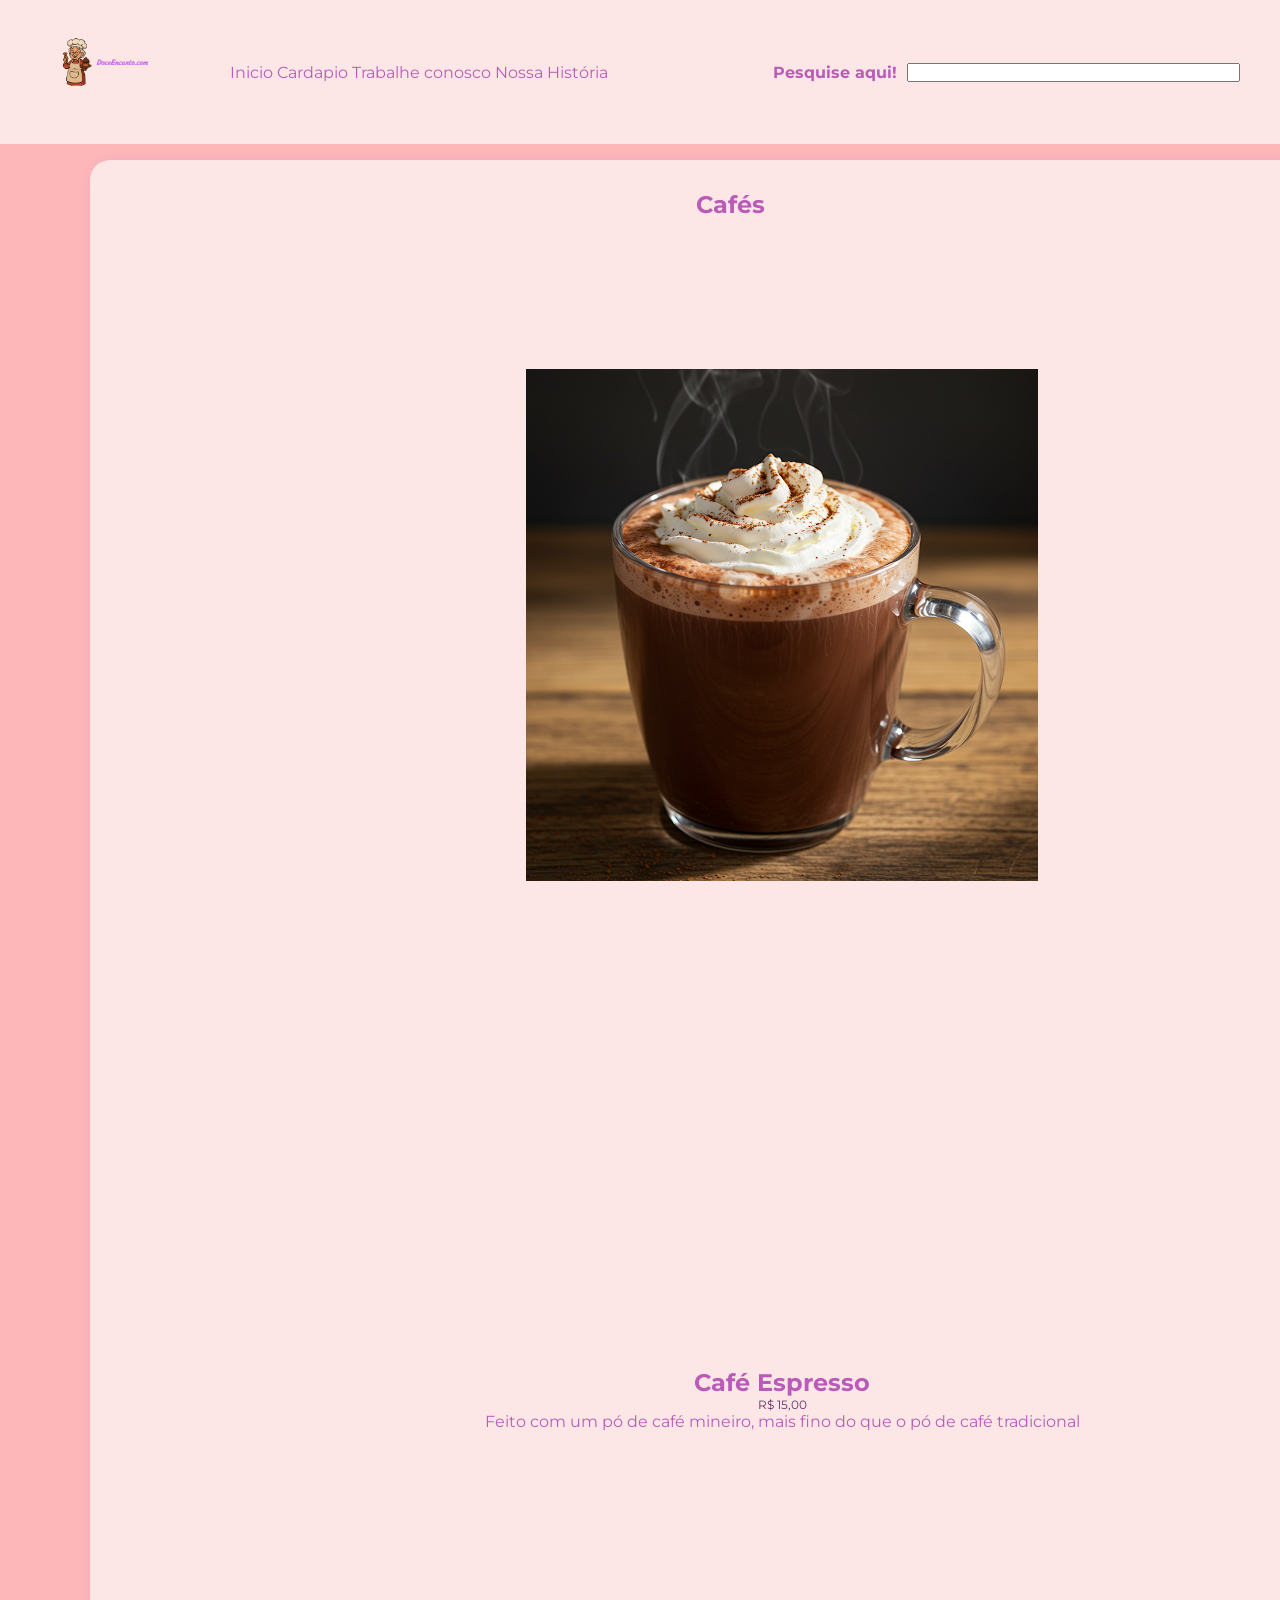
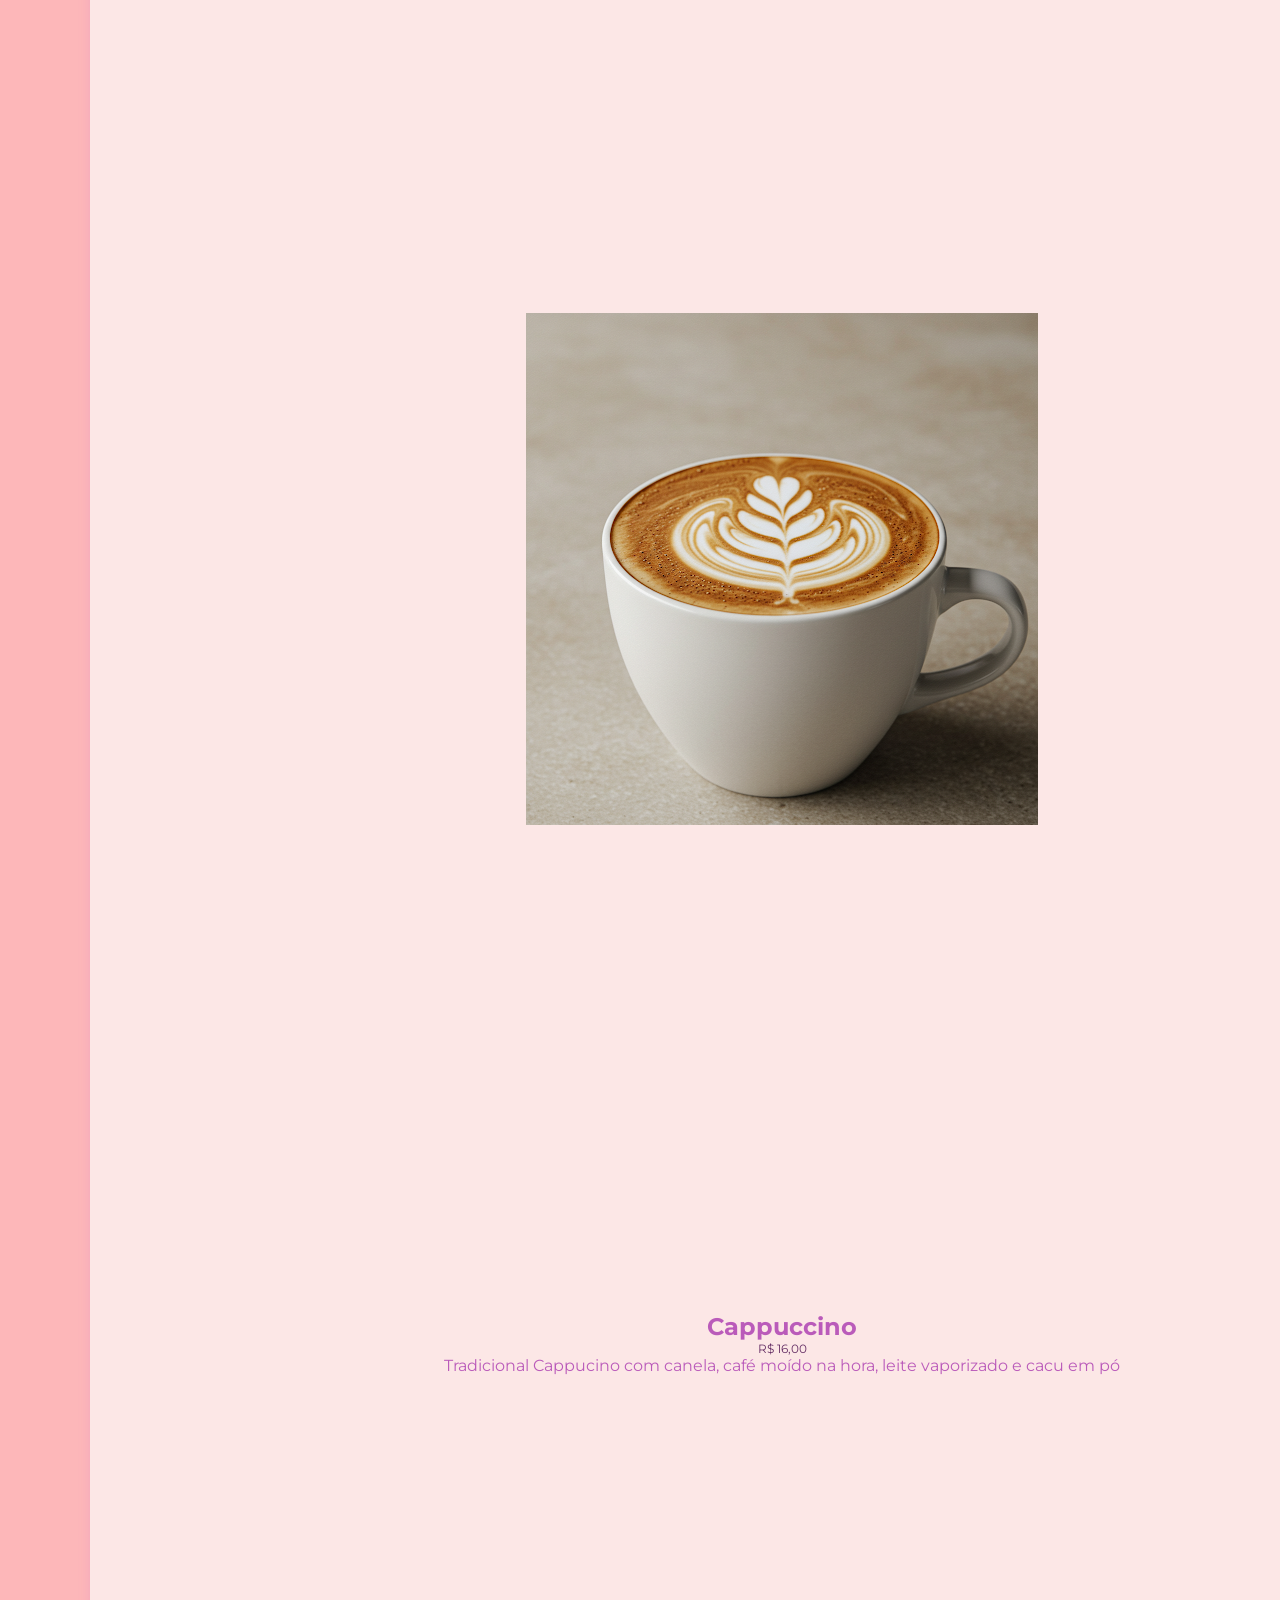
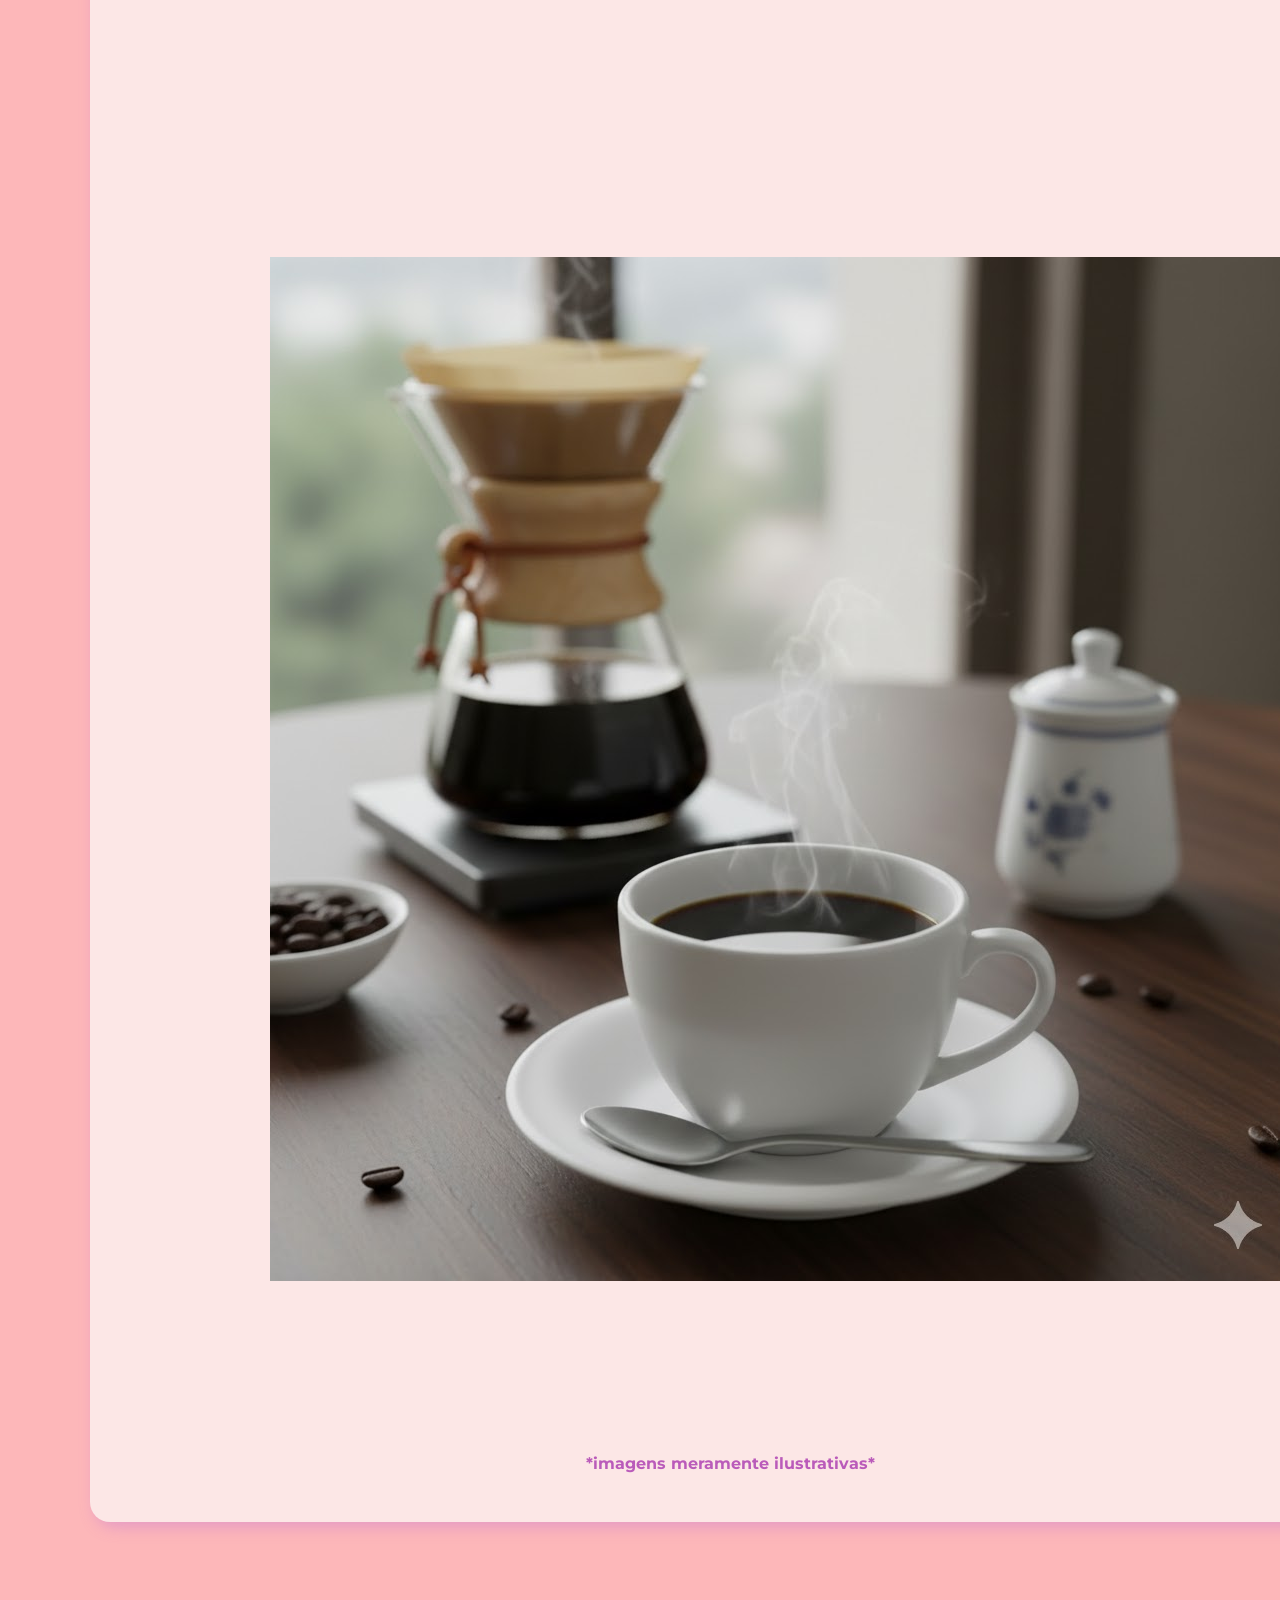
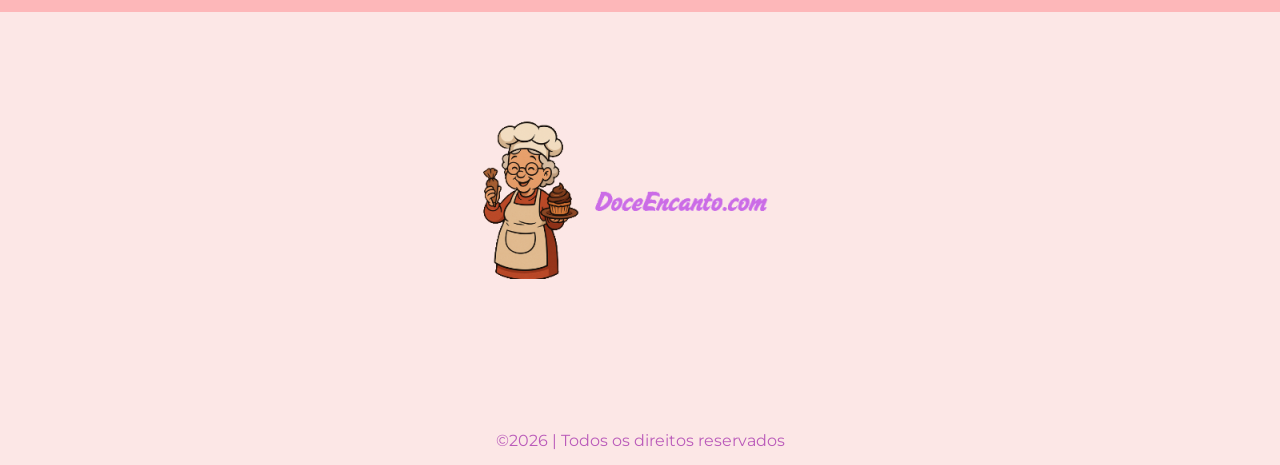
<file: cafés.html>
<!DOCTYPE html>
<html lang="pt-br">
<head>
    <meta charset="UTF-8">
    <meta name="viewport" content="width=device-width, initial-scale=1.0">
    <title>DoceEncanto.com</title>
    <link rel="stylesheet" href="estilo/cardapio.css">
    <link rel="shorecut icon" href="Imagens/personagem_cardapio.png" type="image/x-icon">
</head>
<body>
    <nav>
        <ul class="menu">
            <li class="logo">
                <source media="(max-width: 400px)" srcset="Imagens/DoceEnacnto.com (1).png">
                <img src="Imagens/DoceEnacnto.com (1).png">
            </li>
            <li>
                <a href="index.html">Inicio</a>
                <a href="cardapio.html">Cardapio</a>
                <a href="trabalhe_conosco.html">Trabalhe conosco</a>
                <a href="nossa_historia.html">Nossa História</a>
            </li>
             <li class="pesquisa">
                <strong>Pesquise aqui!</strong>
                <input type="text" size="40" maxlength="50">
            </li>
        </ul>
    </nav>
    <main>
        <h1>
            Cafés
        </h1>
        <section class="nome-produtos">
            <div>
                <source media="(max-width: 400px)" srcset="Imagens/quente.png">
                <img src="Imagens/quente.png">
            </div>
            <div>
                <h1>
                    Cacau da Vovó
                </h1>
                <p class="p">
                    R$ 15,00
                </p>
                <p>
                    Chocolate quente com chocolate suiço 40% amargo e chantilly por cima 
                </p>
            </div>
            <div>
                <h1>
                    Café Espresso
                </h1>
                <p class="p">
                    R$ 15,00
                </p>
                <p>
                    Feito com um pó de café mineiro, mais fino do que o pó de café tradicional
                </p>
            </div>
            <div>
                <source media="(max-width: 400px)" srcset="Imagens/espresso.jpg">
                <img src="Imagens/espresso.jpg">
            </div>
            <div>
                <source media="(max-width: 400px)" srcset="Imagens/latte.png">
                <img src="Imagens/latte.png">
            </div>
            <div>
                <h1>
                    Latte
                </h1>
                <p class="p">
                    R$ 17,00
                </p>
                <p>
                    Feito com 40% café e 60% leite vaporizado
                </p>
            </div>
            <div>
                <h1>
                    Cappuccino
                </h1>
                <p class="p">
                    R$ 16,00
                </p>
                <p>
                    Tradicional Cappucino com canela, café moído na hora, leite vaporizado e cacu em pó
                </p>
            </div>
            <div>
                <source media="(max-width: 400px)" srcset="Imagens/cappuccino.jpg">
                <img src="Imagens/cappuccino.jpg">
            </div>
            <div>
                <source media="(max-width: 400px)" srcset="Imagens/café.jpg">
                <img src="Imagens/café.jpg">
            </div>
            <div>
                <h1>
                    Café Tradicional
                </h1>
                <p class="p">
                    R$ 14,00
                </p>
                <p>
                    Tradicional café, feito com café moído mineiro
                </p>
            </div>
        <br>
        </section>  
        <p>
            <strong>*imagens meramente ilustrativas*</strong>
        </p> 
        <br>
    </main>
    <footer>
        <ul type="none">
            <li>
                <source media="(max-width: 400px)" srcset="Imagens/DoceEnacnto.com (1).png">
                <img src="Imagens/DoceEnacnto.com (1).png">
            </li>
        </ul>
        <p>
            &copy;2026 | Todos os direitos reservados
        </p>
    </footer>
</body>
</html>
</file>
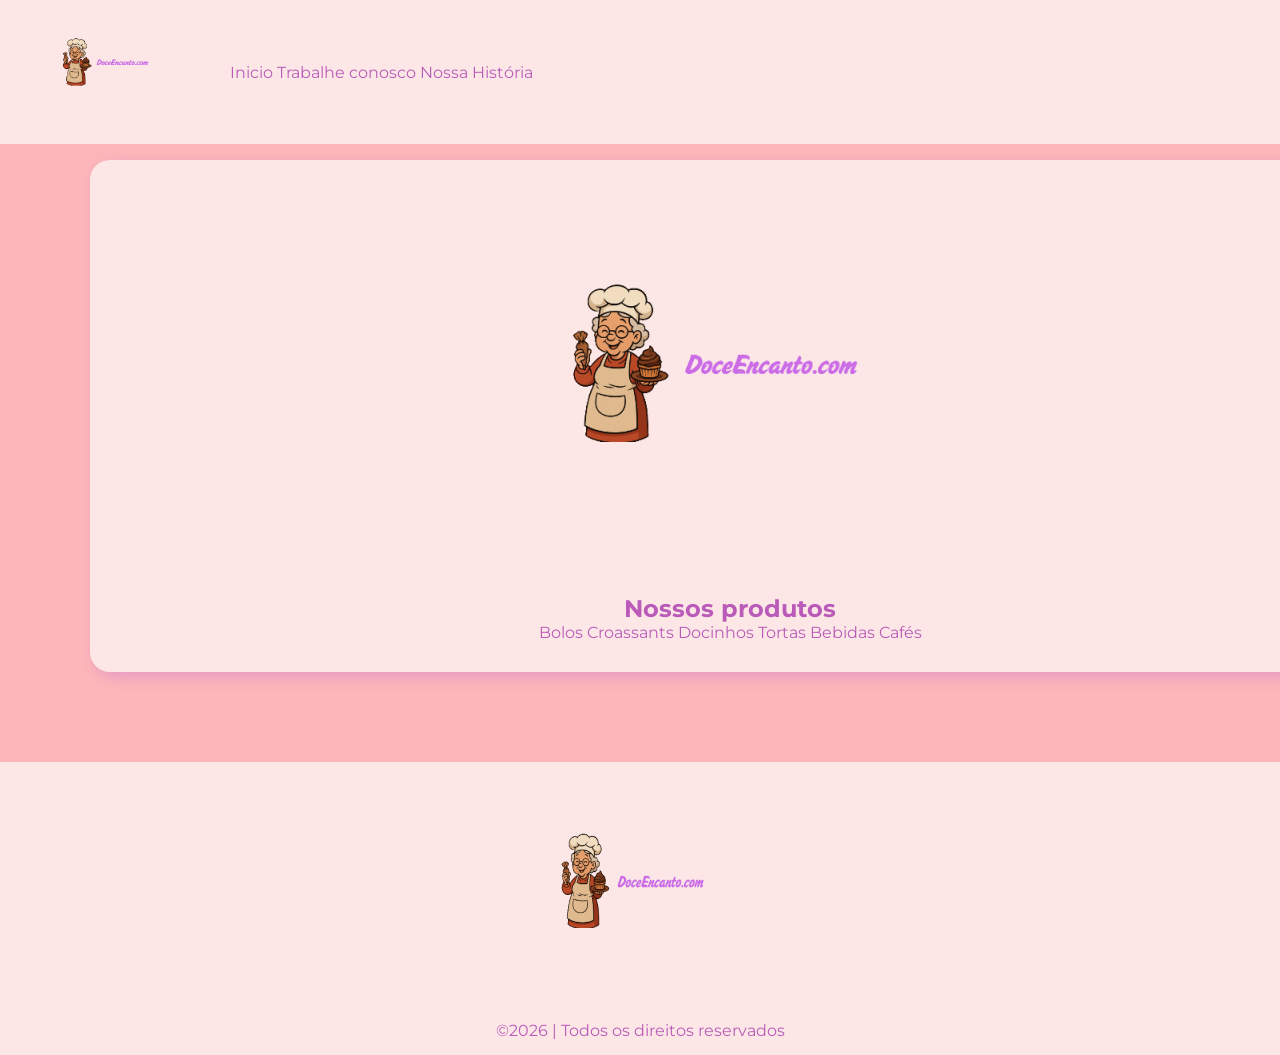
<file: cardapio.html>
<!DOCTYPE html>
<html lang="en">
<head>
    <meta charset="UTF-8">
    <meta name="viewport" content="width=device-width, initial-scale=1.0">
    <title>DoceEncanto.com</title>
    <link rel="stylesheet" href="estilo/cardapio.css">
    <link rel="shorecut icon" href="Imagens/personagem_cardapio.png" type="image/x-icon">
</head>
<body>
    <nav>
        <ul class="menu">
            <li class="logo">
                <img src="Imagens/DoceEnacnto.com (1).png">
            </li>
            <li>
                <a href="index.html">Inicio</a>
                <a href="trabalhe_conosco.html">Trabalhe conosco</a>
                <a href="nossa_historia.html">Nossa História</a>
            </li>
        </ul>
    </nav>
    <main>
        <p>
            <source media="(max-width: 400px)" srcset="Imagens/propaganda.png">
            <img src="Imagens/DoceEnacnto.com (1).png">
        </p>
        <h1>Nossos produtos</h1>
        <ul type="none">
            <li>
                <a href="bolos.html">Bolos</a>
                <a href="croassant.html">Croassants</a>
                <a href="docinhos.html">Docinhos</a>
                <a href="tortas.html">Tortas</a>
                <a href=bebidas.html>Bebidas</a>
                <a href="cafés.html">Cafés</a>
            </li>
        </ul>
    </main>
    <footer>
        <ul type="none">
            <li>
                <source media="(max-width: 400px)" srcset="Imagens/DoceEnacnto.com (1).png">
                <img src="Imagens/DoceEnacnto.com (1).png" width="200" height="240">
            </li>
        </ul>
        <p>
            &copy;2026 | Todos os direitos reservados
        </p>
    </footer>
</body>
</html>
</file>
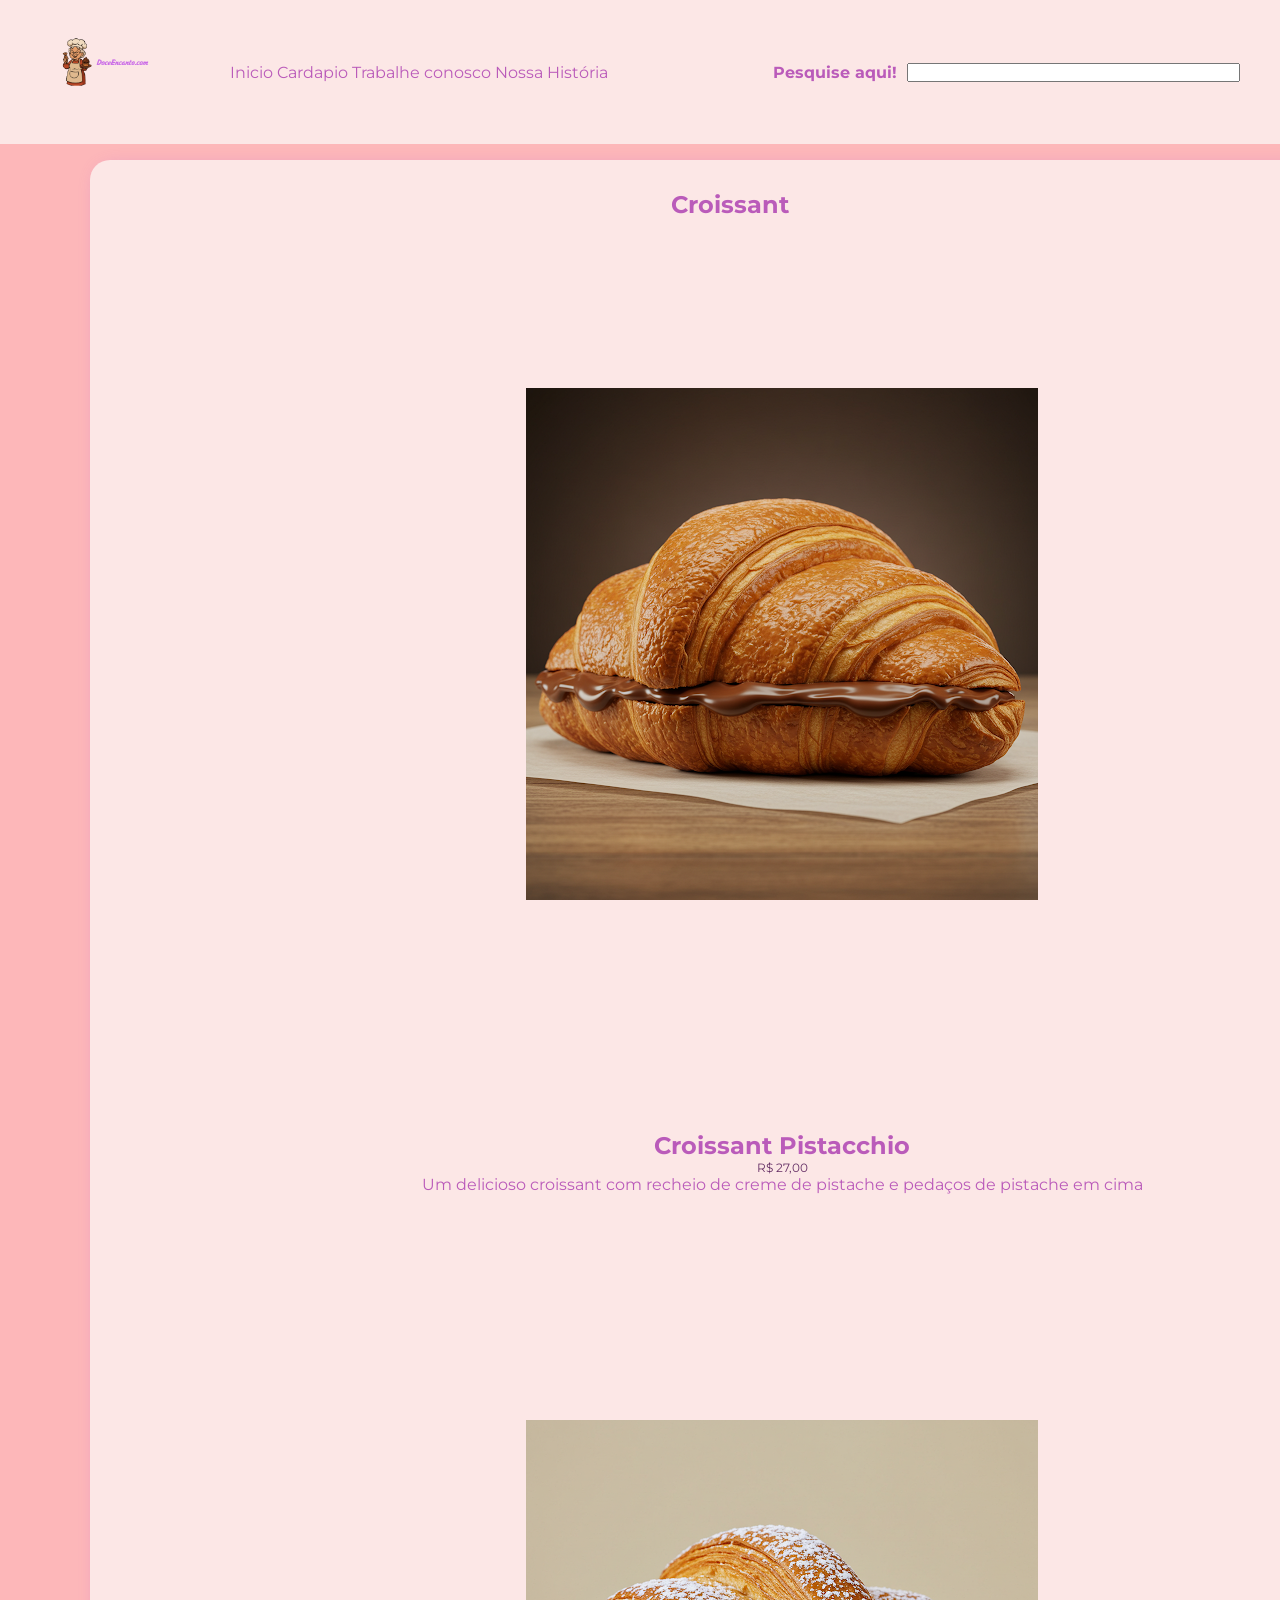
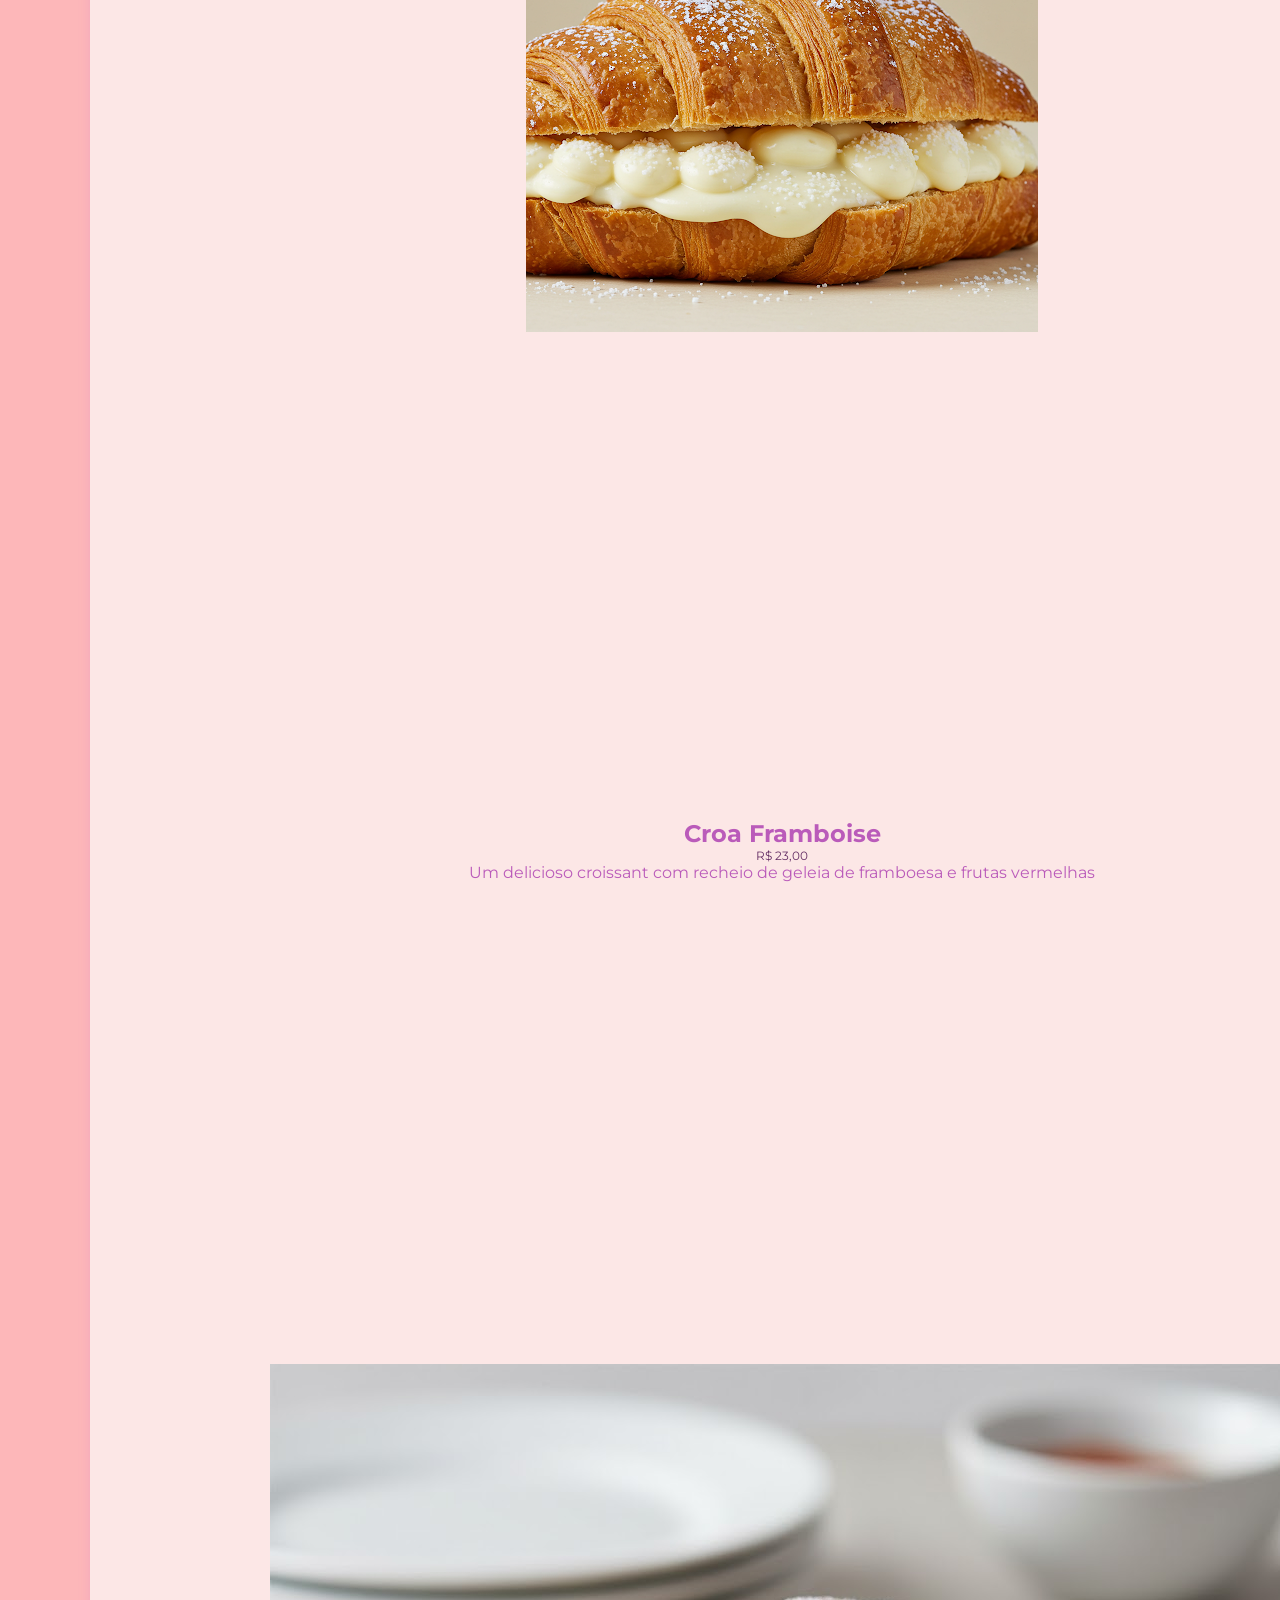
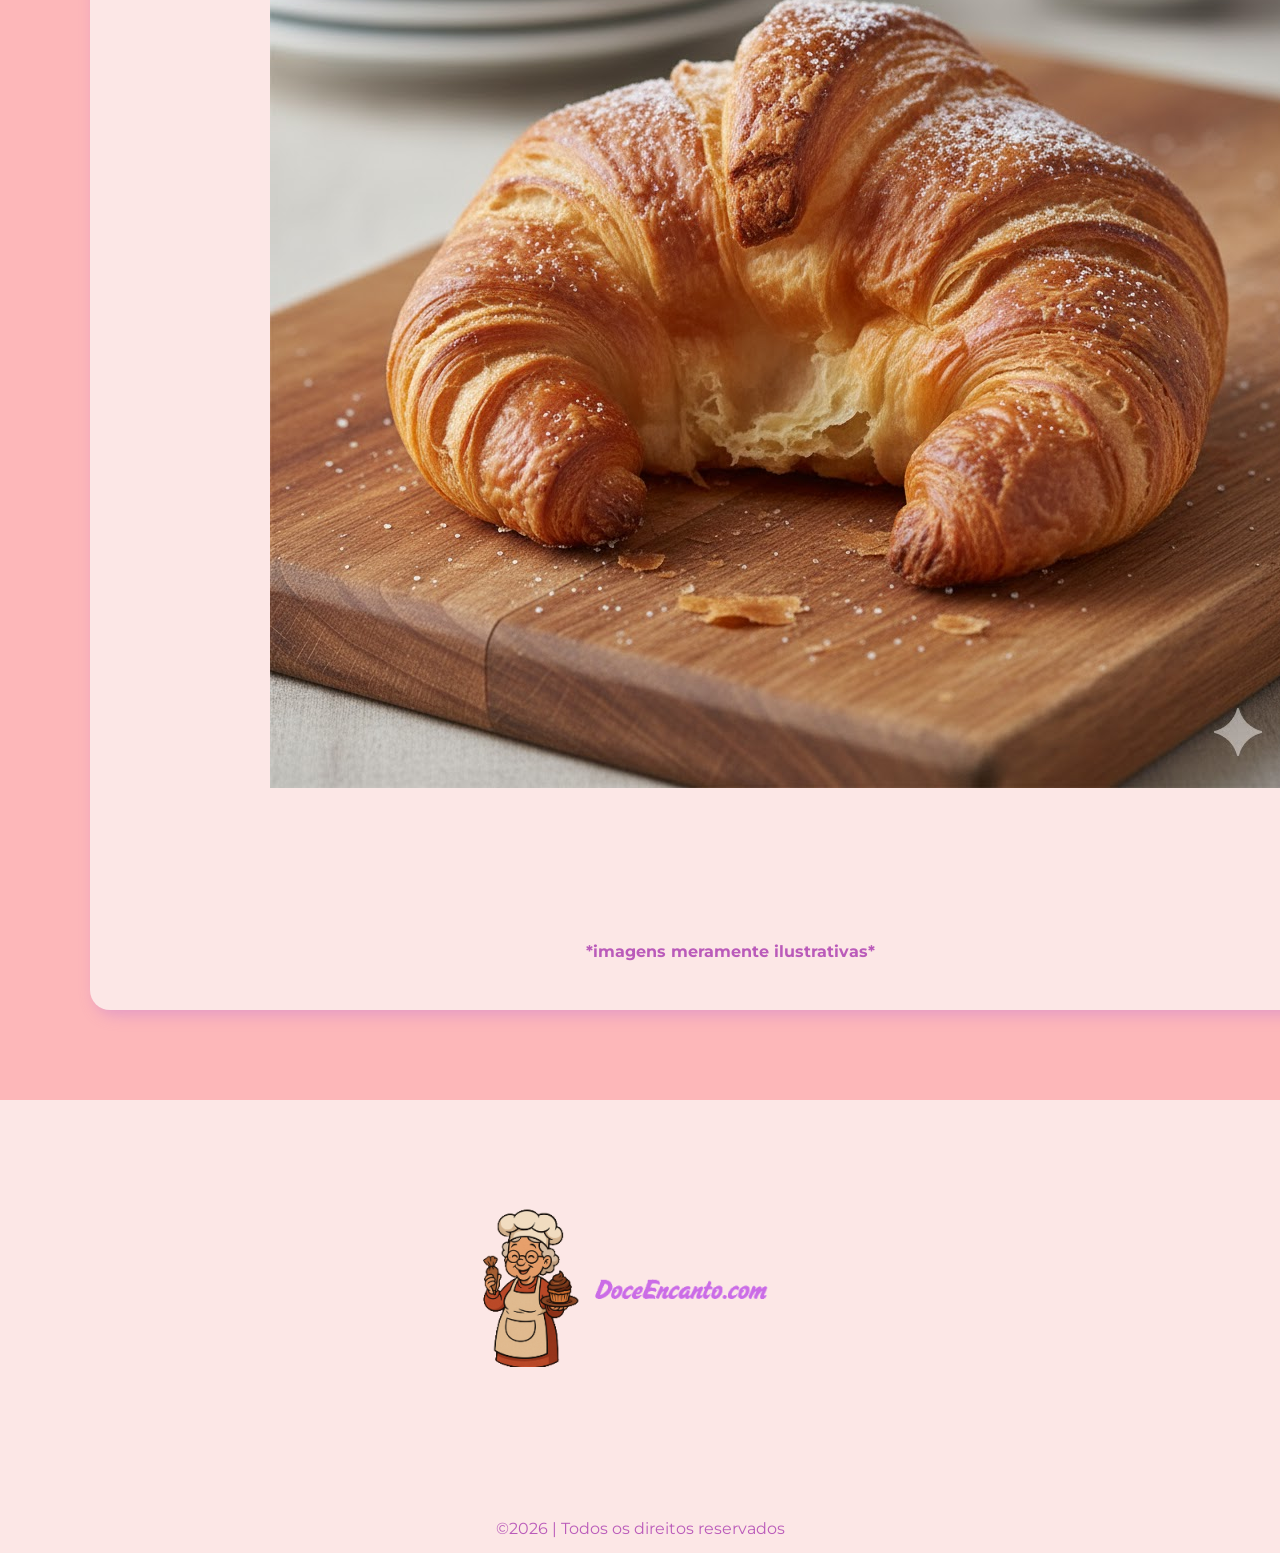
<file: croassant.html>
<!DOCTYPE html>
<html lang="pt-br">
<head>
    <meta charset="UTF-8">
    <meta name="viewport" content="width=device-width, initial-scale=1.0">
    <title>DoceEncanto.com</title>
    <link rel="stylesheet" href="estilo/cardapio.css">
    <link rel="shorecut icon" href="Imagens/personagem_cardapio.png" type="image/x-icon">
</head>
<body>
    <nav>
        <ul class="menu">
            <li class="logo">
                <source media="(max-width: 400px)" srcset="Imagens/DoceEnacnto.com (1).png">
                <img src="Imagens/DoceEnacnto.com (1).png">
            </li>
            <li>
                <a href="index.html">Inicio</a>
                <a href="cardapio.html">Cardapio</a>
                <a href="trabalhe_conosco.html">Trabalhe conosco</a>
                <a href="nossa_historia.html">Nossa História</a>
            </li>
            <li class="pesquisa">
                <strong>Pesquise aqui!</strong>
                <input type="text" size="40" maxlength="50">
            </li>
            
        </ul>
    </nav>
    <main>
        <h1>
            Croissant
        </h1>
        <br>
        <section class="nome-produtos">
            <div>
                <source media="(max-width: 400px)" srcset="Imagens/crossa_nutella.png">
                <img src="Imagens/crossa_nutella.png">
            </div>
            <div>
                <h1>
                    Pain au Chocolat
                </h1>
                <p class="p">
                    R$ 25,00
                </p>
                <p>
                    Um delicioso croissant feito com um receia francesa e recheado com chocolate suiço
                </p>
            </div>
            <div>
                <h1>
                    Croissant Pistacchio
                </h1>
                <p class="p">
                    R$ 27,00
                </p>
                <p>
                    Um delicioso croissant com recheio de creme de pistache e pedaços de pistache em cima
                </p>
            </div>
            <div>
                <source media="(max-width: 400px)" srcset="Imagens/croassant_de_pistache.png">
                <img src="Imagens/croassant_de_pistache.png">
            </div>
            <div>
                <source media="(max-width: 400px)" srcset="Imagens/chocolate_branco.png">
                <img src="Imagens/chocolate_branco.png">
            </div>
            <div>
                <h1>
                    Bauni Croi
                </h1>
                <p class="p">
                    R$ 20,00
                </p>
                <p>
                    Um delicioso croissant com recheio de creme de baunilha
                </p>
            </div>
            <div>
                <h1>
                    Croa Framboise
                </h1>
                <p class="p">
                    R$ 23,00
                </p>
                <p>
                    Um delicioso croissant com recheio de geleia de framboesa e frutas vermelhas
                </p>
            </div>
            <div>
                <source media="(max-width: 400px)" srcset="Imagens/framboesa.jpg">
                <img src="Imagens/framboesa.jpg">
            </div>
            <div>
                <source media="(max-width: 400px)" srcset="Imagens/tradicional.jpg">
                <img src="Imagens/tradicional.jpg">
            </div>
            <div>
                <h1>
                    Croa Trad
                </h1>
                <p class="p">
                    R$ 20,00
                </p>
                <p>
                    Um delicioso croissant tradicional, acompanhado com uma manteiga da casa
                </p>
            </div>
        </section>
        <p>
            <strong>*imagens meramente ilustrativas*</strong>
        </p>
        <br>
    </main>
    <footer>
        <ul type="none">
            <li>
                <source media="(max-width: 400px)" srcset="Imagens/DoceEnacnto.com (1).png">
                <img src="Imagens/DoceEnacnto.com (1).png">
            </li>
        </ul>
        <p>
            &copy;2026 | Todos os direitos reservados
        </p>
    </footer>
</body>
</html>
</file>
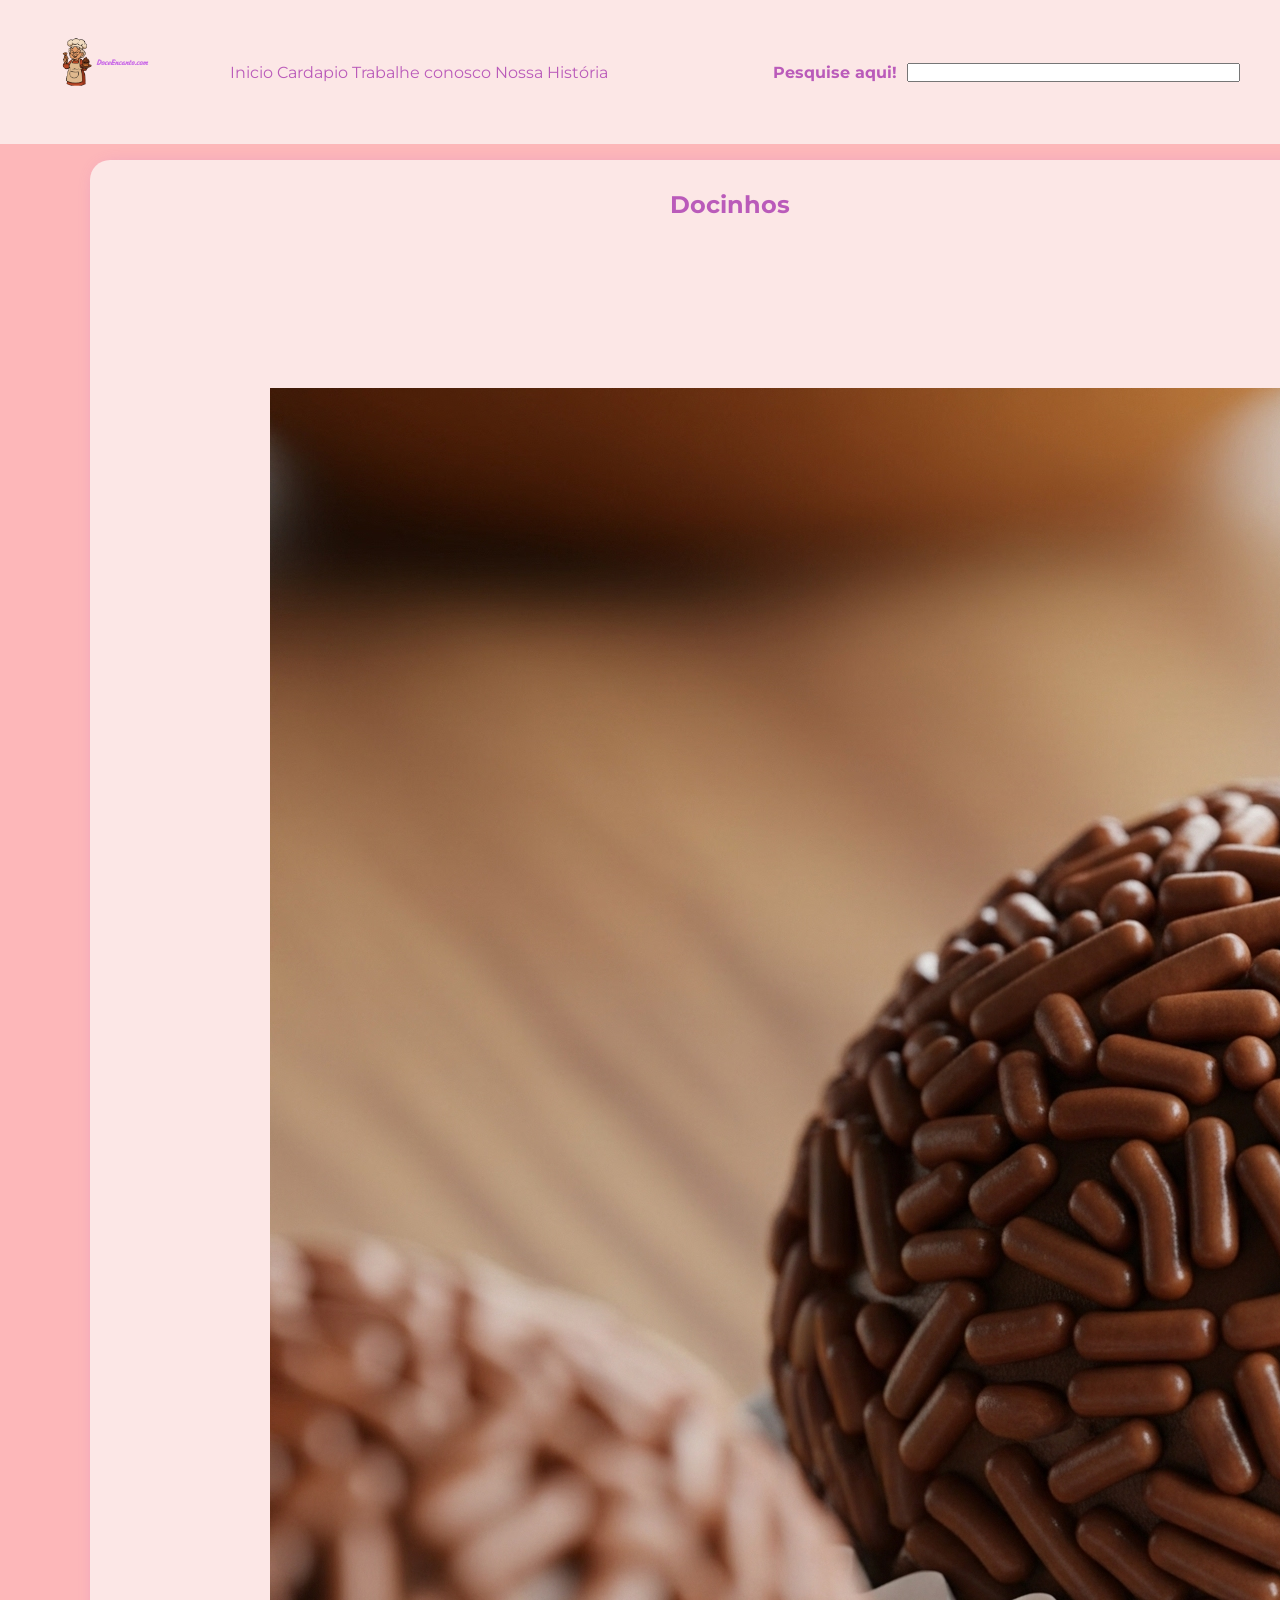
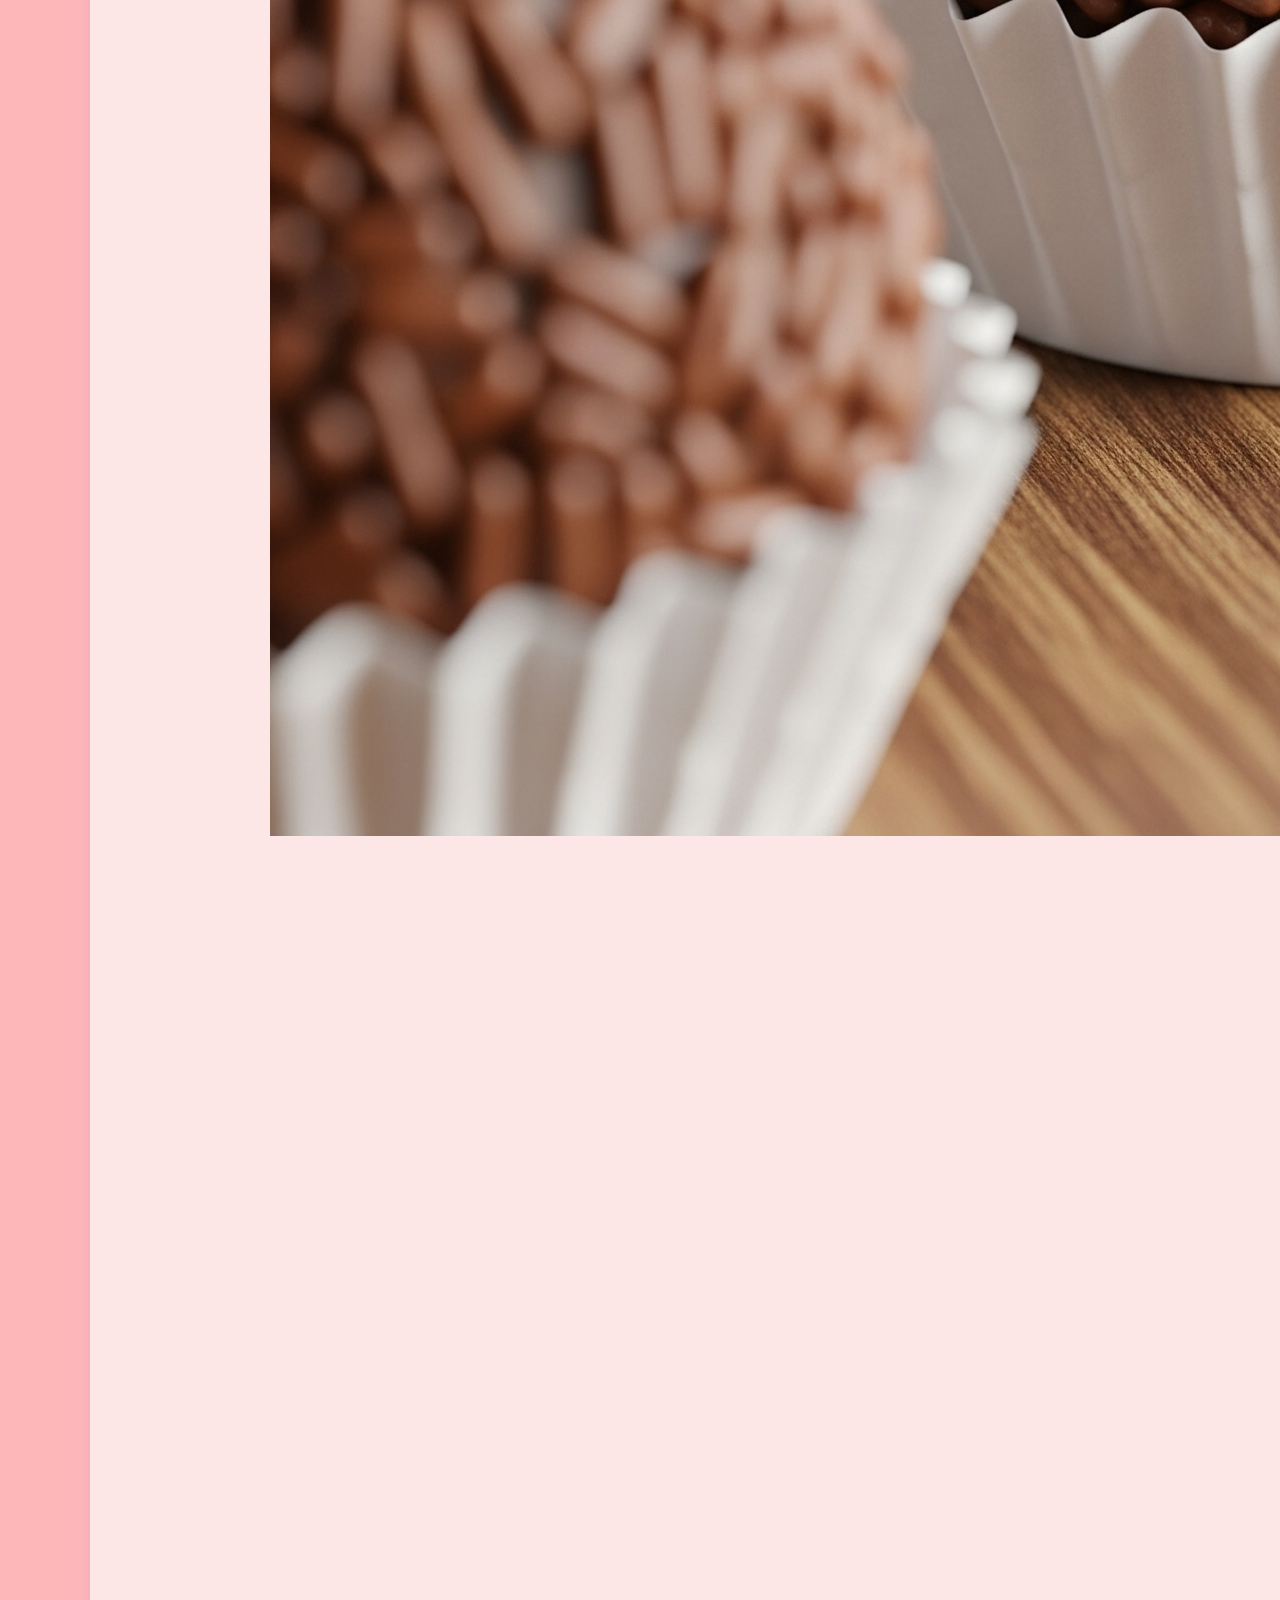
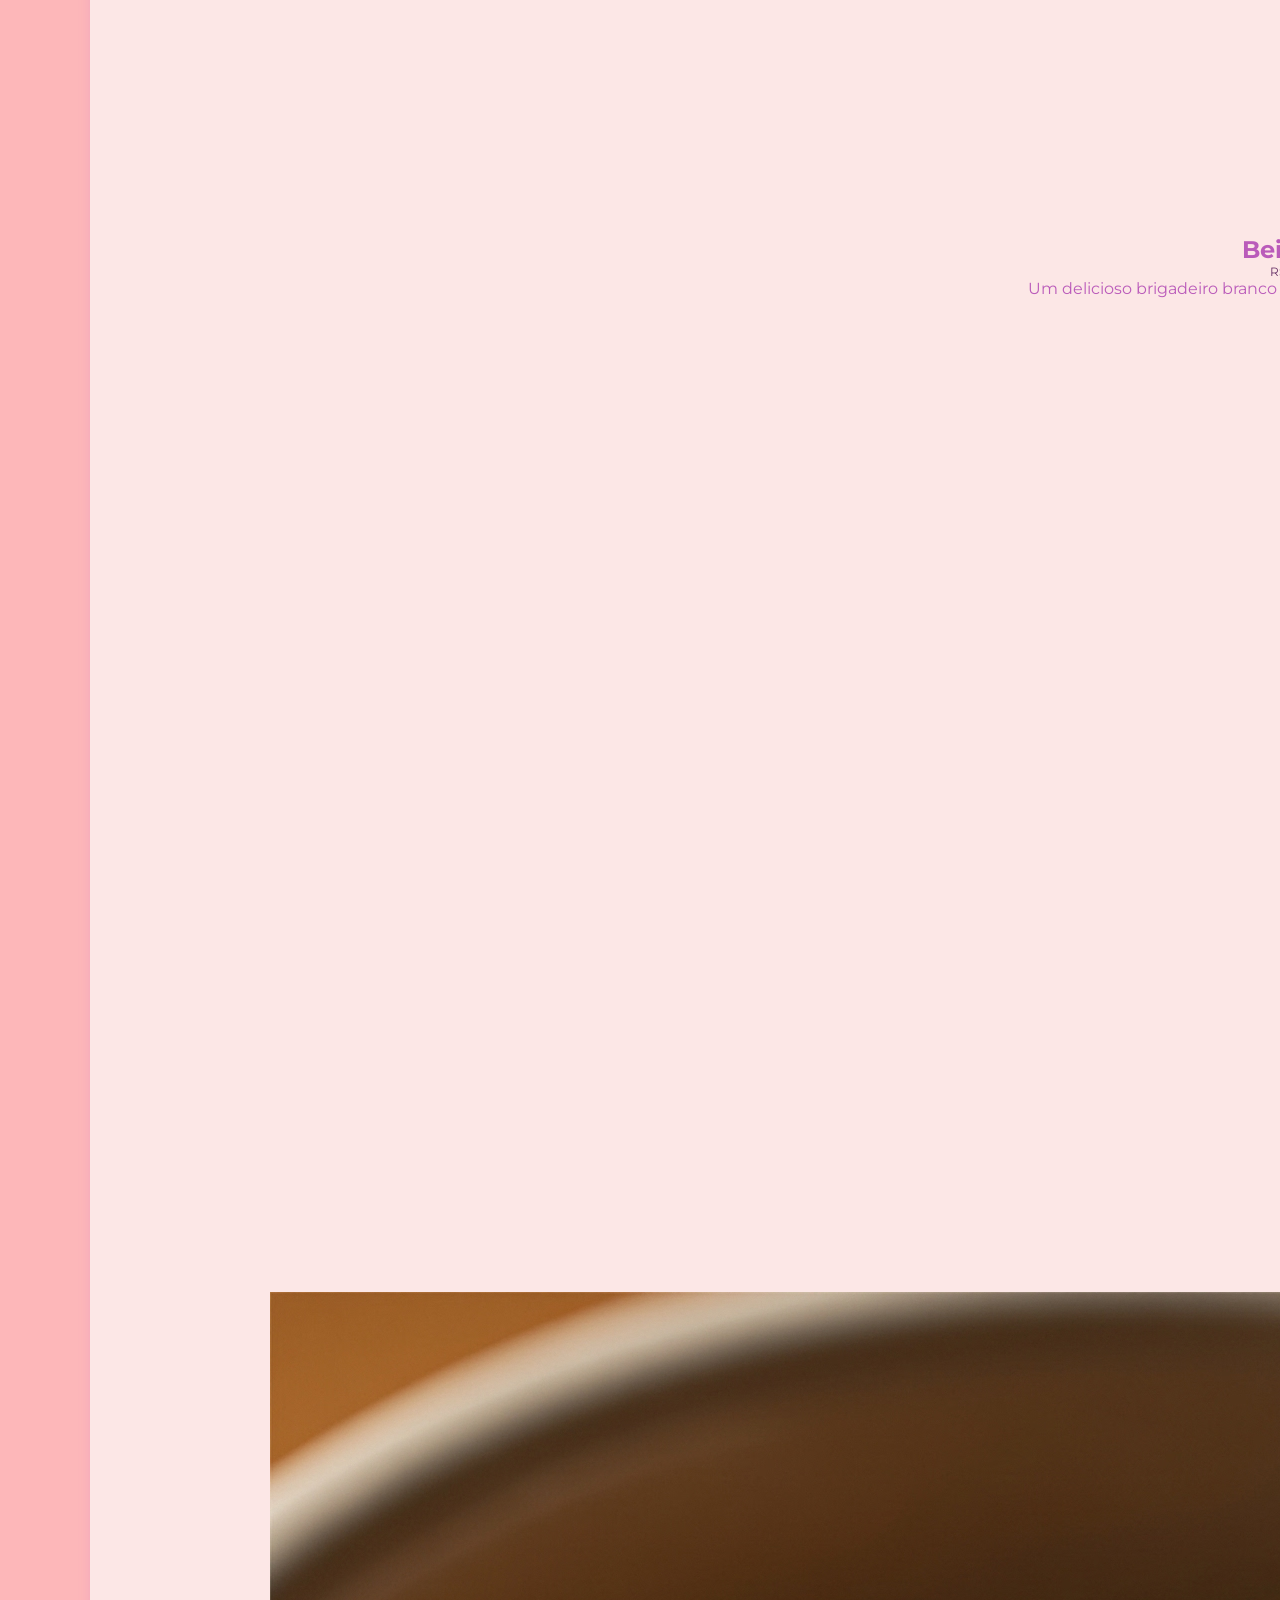
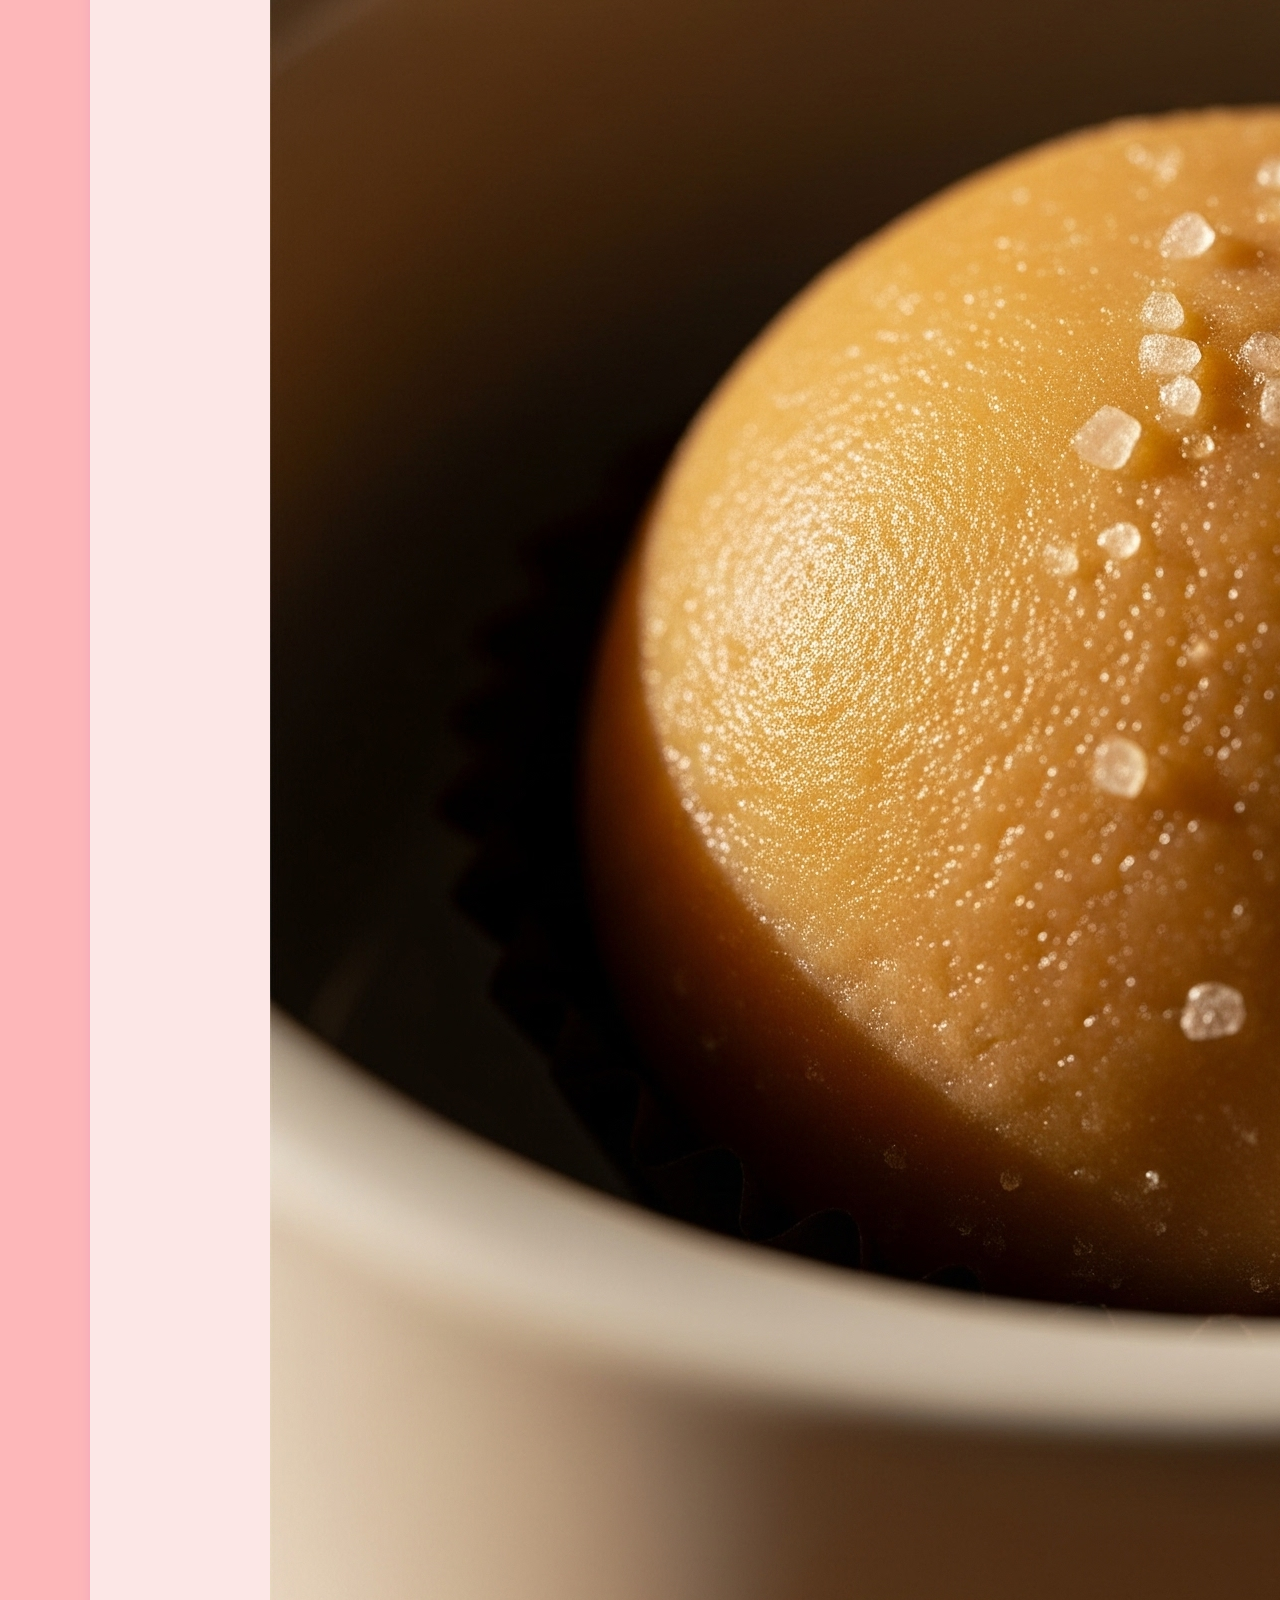
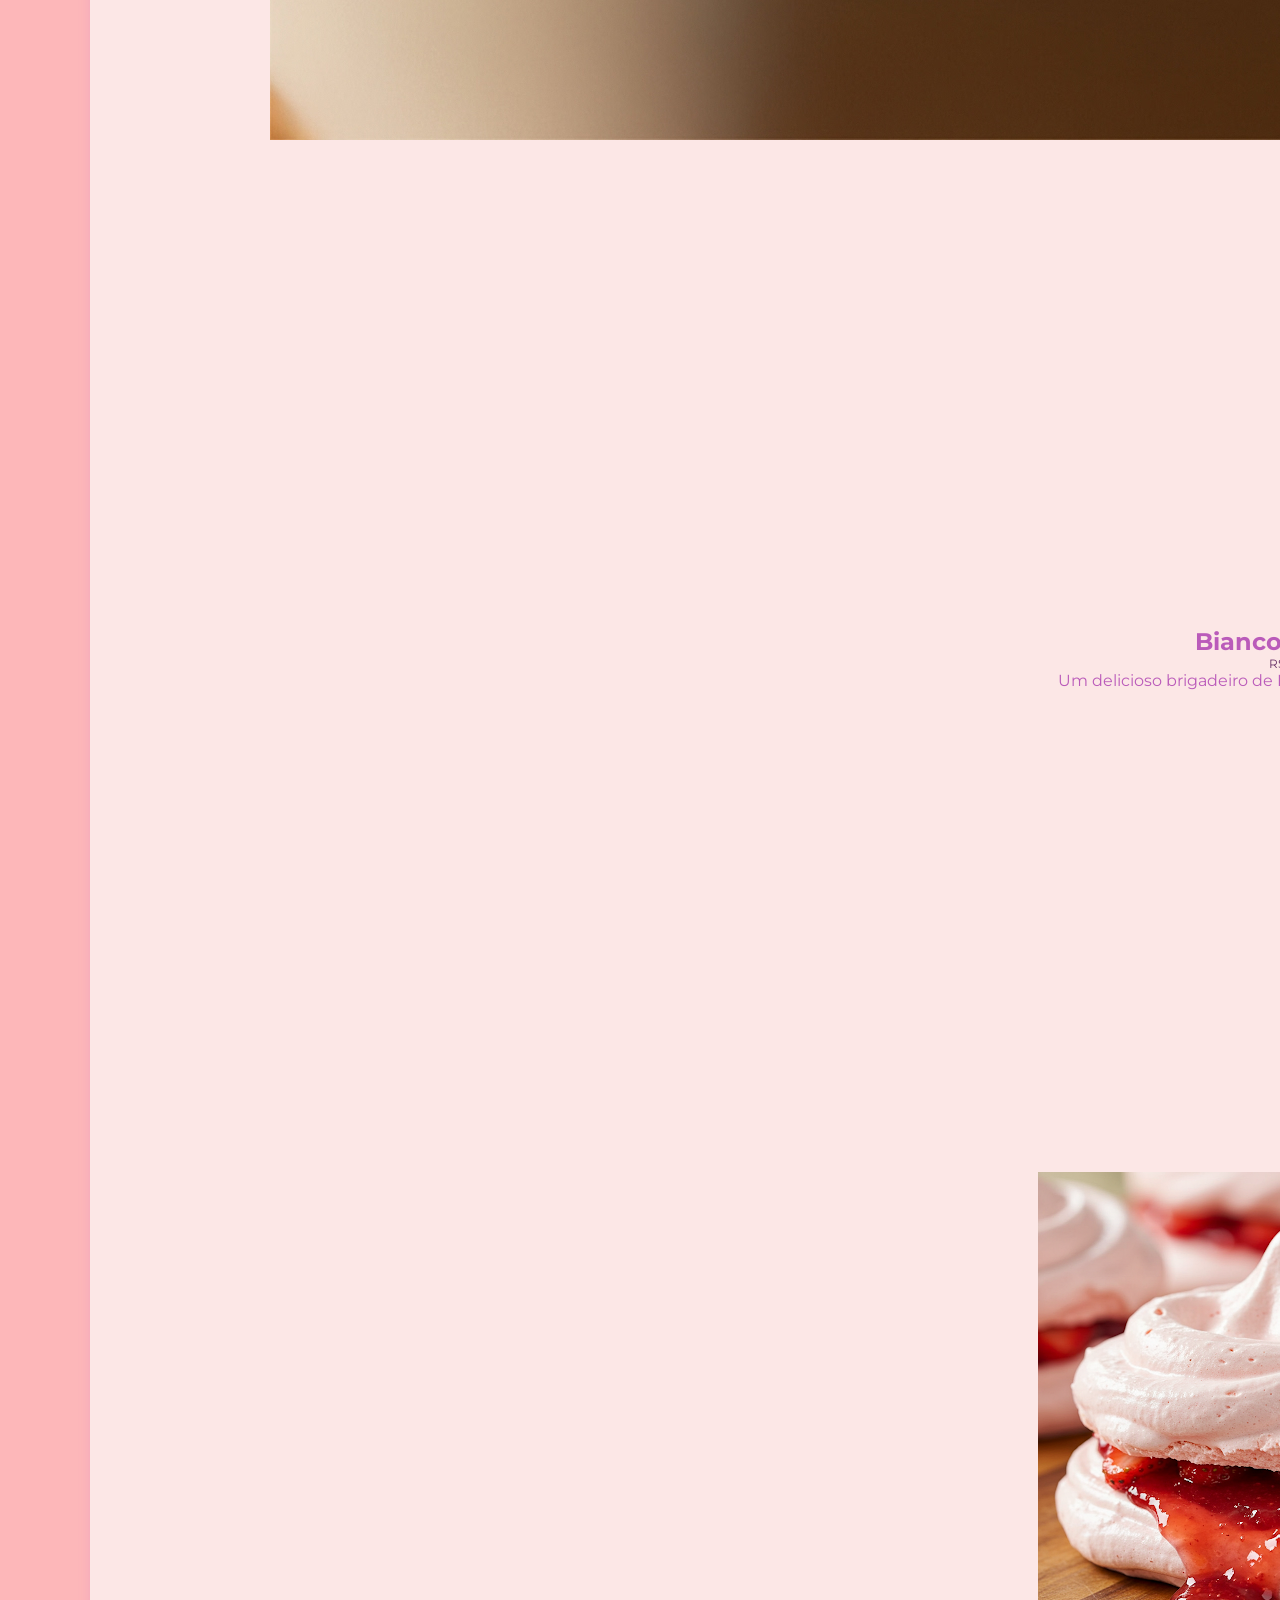
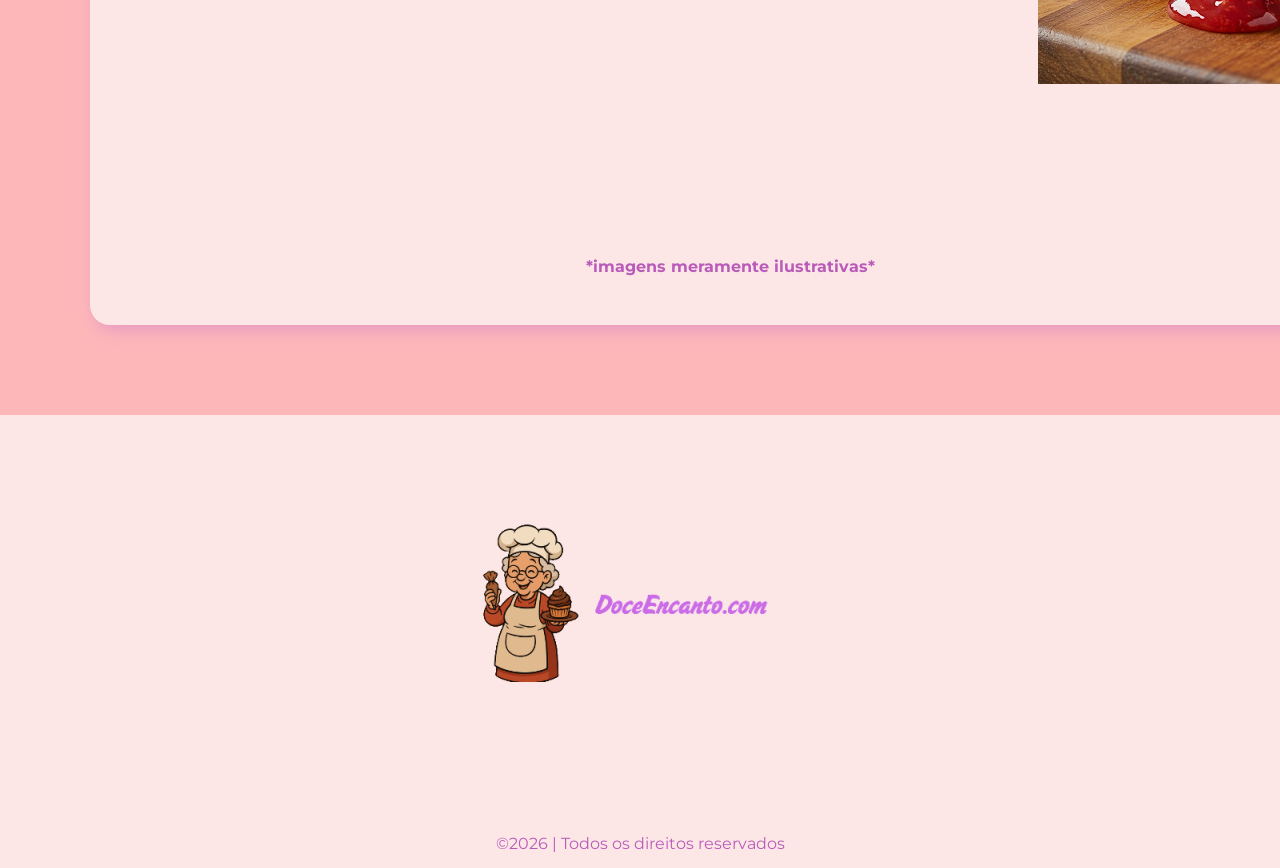
<file: docinhos.html>
<!DOCTYPE html>
<html lang="pt-br">
<head>
    <meta charset="UTF-8">
    <meta name="viewport" content="width=device-width, initial-scale=1.0">
    <title>DoceEncanto.com</title>
    <link rel="stylesheet" href="estilo/cardapio.css">
    <link rel="shorecut icon" href="Imagens/personagem_cardapio.png" type="image/x-icon">
</head>
<body>
    <nav>
        <ul class="menu">
            <li class="logo">
                <source media="(max-width: 400px)" srcset="Imagens/DoceEnacnto.com (1).png">
                <img src="Imagens/DoceEnacnto.com (1).png">
            </li>
            <li>
                <a href="index.html">Inicio</a>
                <a href="cardapio.html">Cardapio</a>
                <a href="trabalhe_conosco.html">Trabalhe conosco</a>
                <a href="nossa_historia.html">Nossa História</a>
            </li>
             <li class="pesquisa">
                <strong>Pesquise aqui!</strong>
                <input type="text" size="40" maxlength="50">
            </li>
        </ul>
    </nav>
    <main>
        <h1>
            Docinhos
        </h1>
        <br>
        <section class="nome-produtos">
            <div>
                <source media="(max-width: 400px)" srcset="Imagens/bri.png">
                <img src="Imagens/bri.png">
            </div>
            <div>
                <h1>
                    Brigadeiro
                </h1>
                <p class="p">
                    R$ 12,00
                </p>
                <p>
                    Um delicioso brigadeiro feito com cacau em pó e chocolate suiço
                </p>
            </div>
            <div>
                <h1>
                    Beijinho
                </h1>
                <p class="p">
                    R$ 12,00
                </p>
                <p>
                    Um delicioso brigadeiro branco com chocolate branco suiço e coco
                </p>
            </div>
            <div>
                <source media="(max-width: 400px)" srcset="Imagens/be.png">
                <img src="Imagens/be.png">
            </div>
            <div>
                <source media="(max-width: 400px)" srcset="Imagens/brigafé.png">
                <img src="Imagens/brigafé.png">
            </div>
            <div>
                <h1>
                    Trufa Café d’Or
                </h1>
                <p class="p">
                    R$ 12,00
                </p>
                <p>
                    Um delicioso brigadeiro de café mineiro
                </p>
            </div>
            <div>
                <h1>
                    Bianco Delicato
                </h1>
                <p class="p">
                    R$ 14,00
                </p>
                <p>
                    Um delicioso brigadeiro de Ninho e reccheado com Nutella
                </p>
            </div>
            <div>
                <source media="(max-width: 400px)" srcset="Imagens/ni.png">
               <img src="Imagens/ni.png">
            </div>
            <div>
                <source media="(max-width: 400px)" srcset="Imagens/morango.png">
                <img src="Imagens/morango.png">
            </div>
            <div>
                <h1>
                    Essência Rouge
                </h1>
                <p class="p">
                    R$ 15,00
                </p>
                <p>
                    Um delicioso suspiro de morango recheado com creme de morango com pedaços da fruta
                </p>
            </div>
            <br>
        </section>   
        <p>
            <strong>*imagens meramente ilustrativas*</strong>
        </p>
        <br>
    </main>
    <footer>
        <ul type="none">
            <li>
                <source media="(max-width: 400px)" srcset="Imagens/DoceEnacnto.com (1).png">
                <img src="Imagens/DoceEnacnto.com (1).png">
            </li>
        </ul>
        <p>
            &copy;2026 | Todos os direitos reservados
        </p>
    </footer>
</body>
</html>
</file>
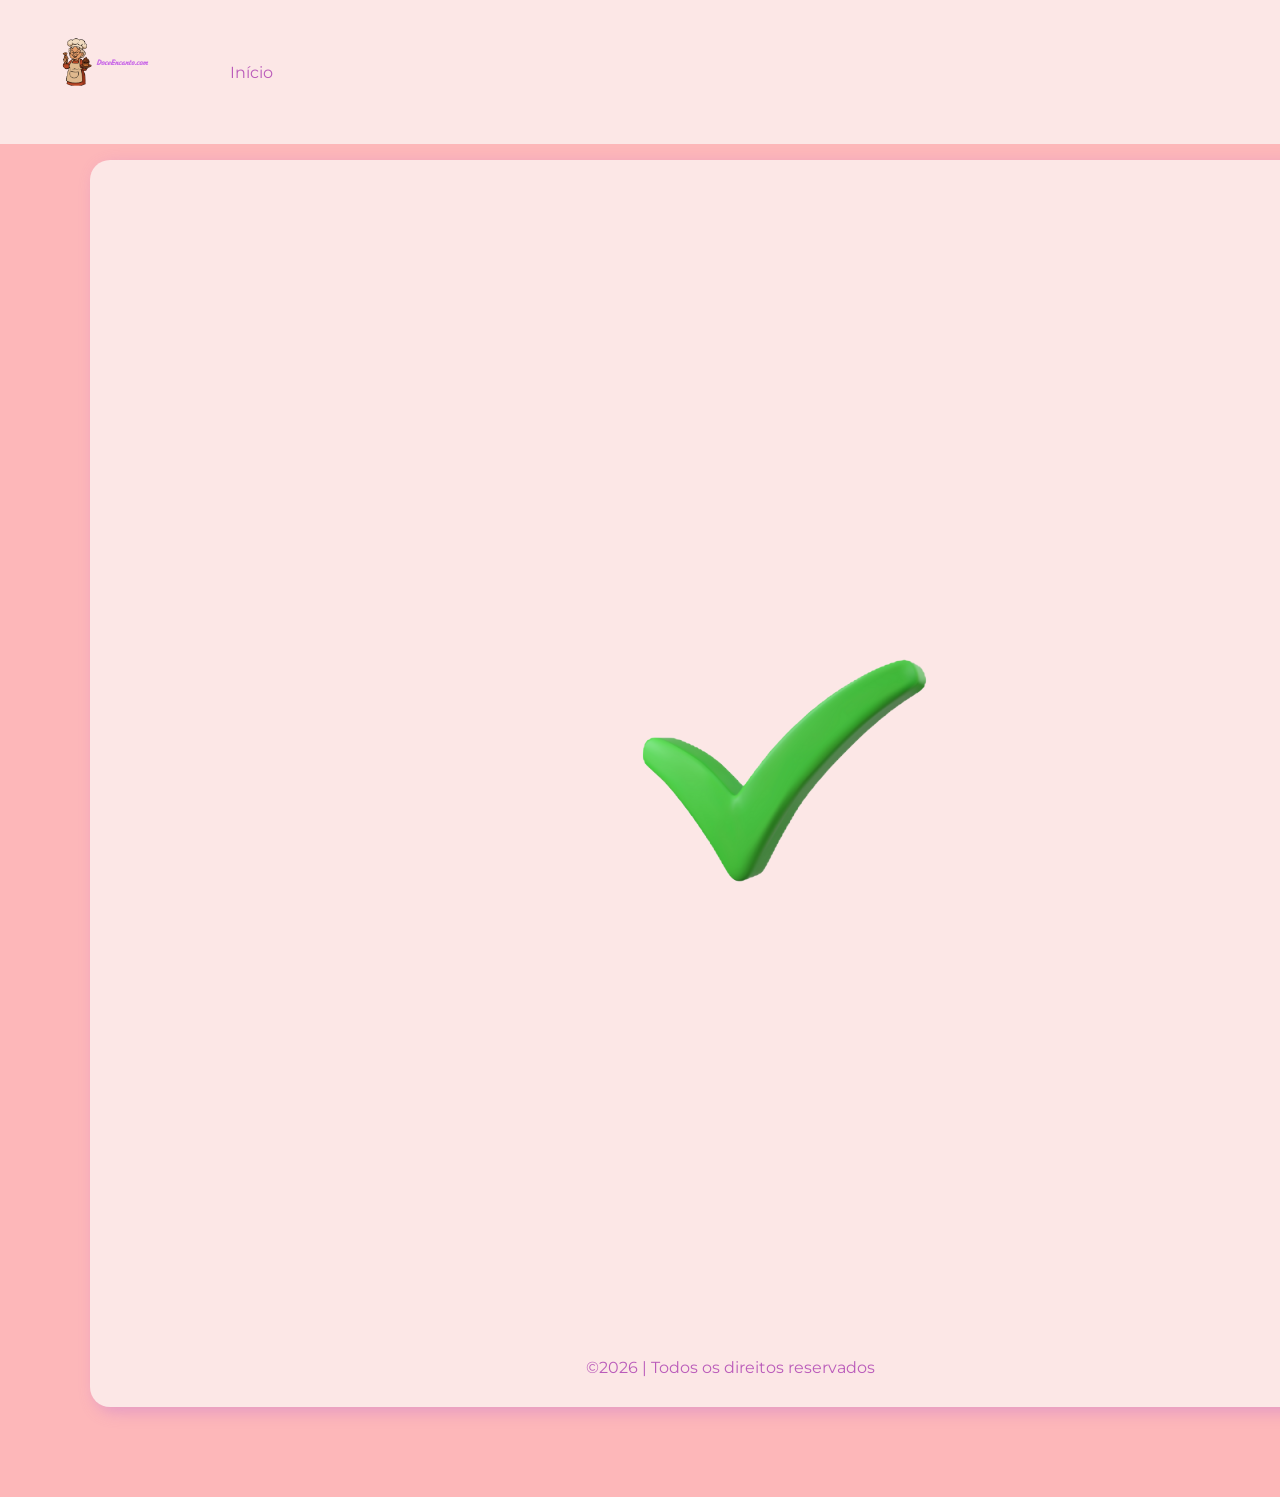
<file: Enviar.html>
<!DOCTYPE html>
<html lang="pt-br">
<head>
    <meta charset="UTF-8">
    <meta name="viewport" content="width=device-width, initial-scale=1.0">
    <title>DoceEncanto.com</title>
    <link rel="stylesheet" href="estilo/cardapio.css">
    <link rel="shorecut icon" href="Imagens/personagem_cardapio.png" type="image/x-icon">
</head>
<body>
    <nav>
        <ul class="menu">
            <li class="logo">
                <source media="(max-width: 400px)" srcset="Imagens/DoceEnacnto.com (1).png">
                <img src="Imagens/DoceEnacnto.com (1).png">
            </li>
            <li>
                <a href="index.html">Início </a>
            </li>
        </ul>
    </nav>
    <main>
        <section class="nome-produtos">
            <div>
                <source media="(max-width: 400px)" srcset="Imagens/Enviado.png">
                <img src="Imagens/Enviado.png">
            </div>
            <div>
                <h1>Seu curríulo foi enviado com sucesso!</h1>
            </div>
        </section>
            <p>
            &copy;2026 | Todos os direitos reservados
        </p>
    </main>
</body>
</html>
</file>
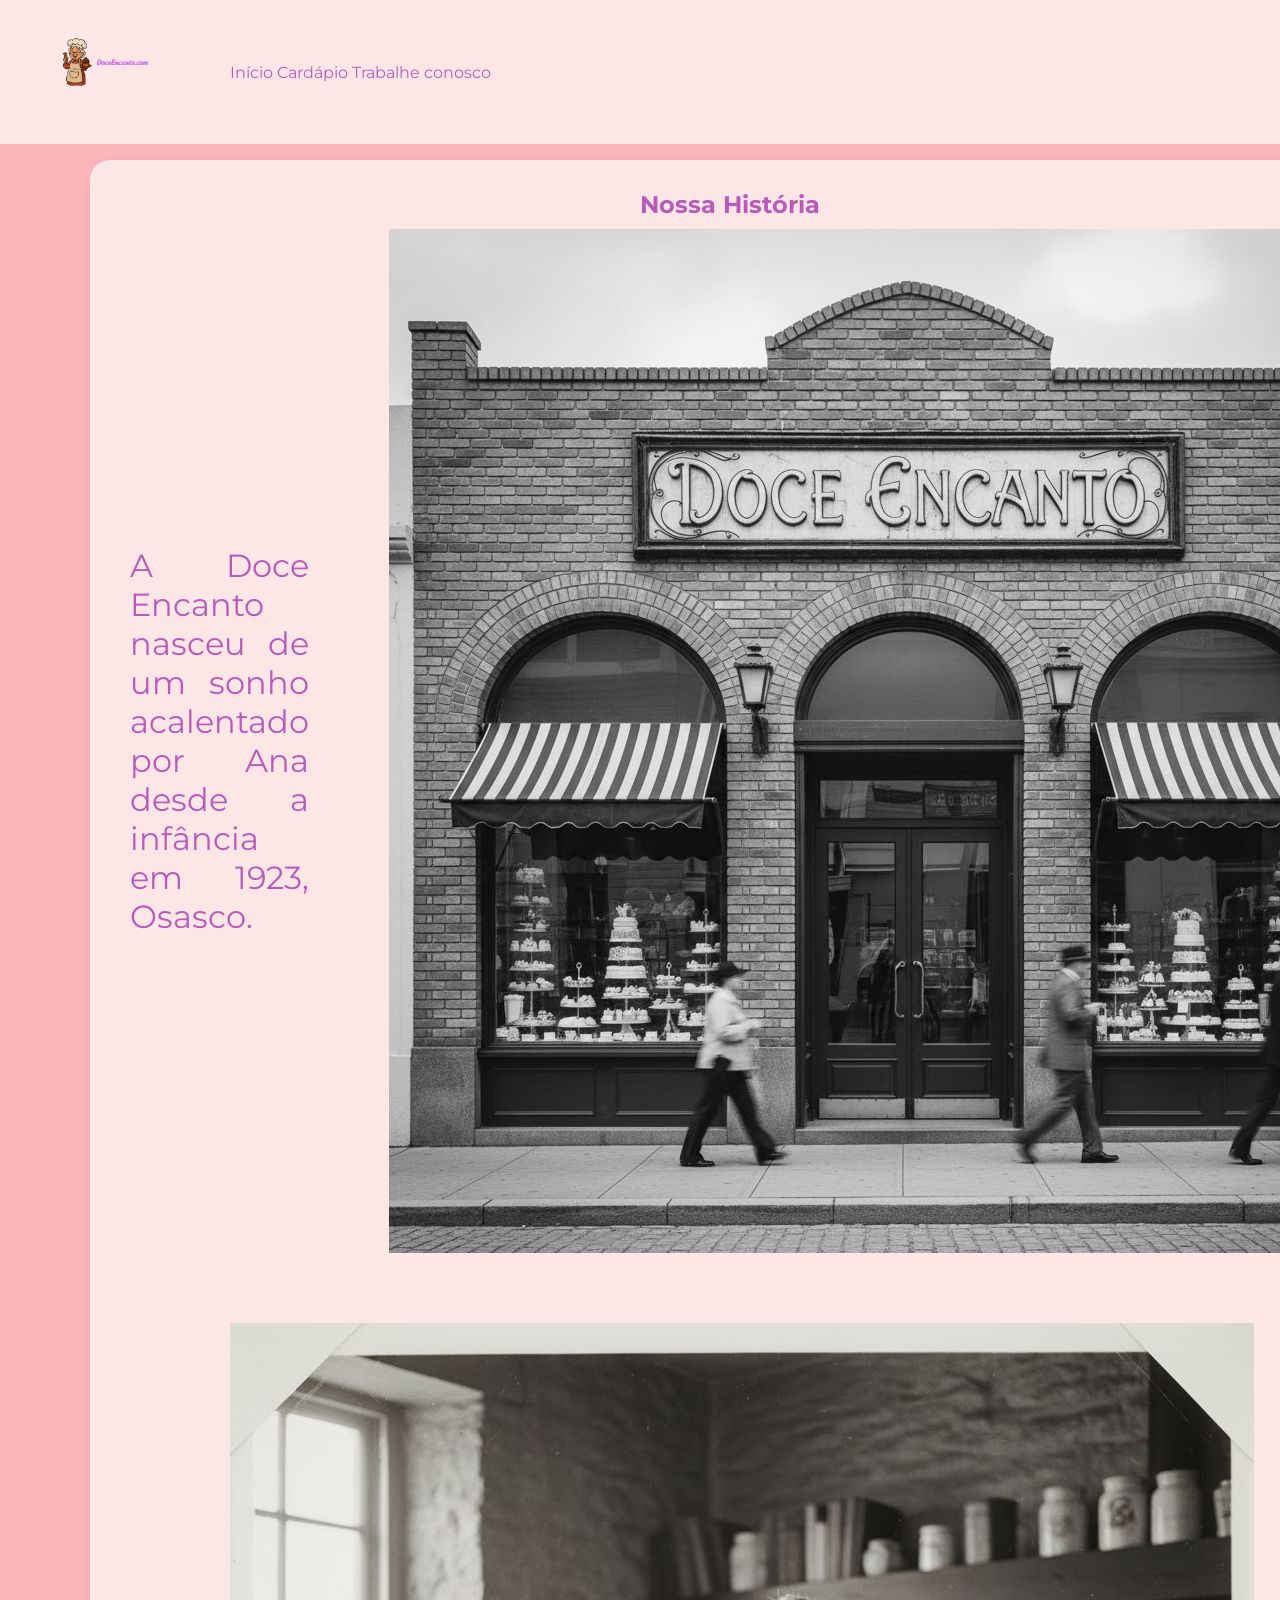
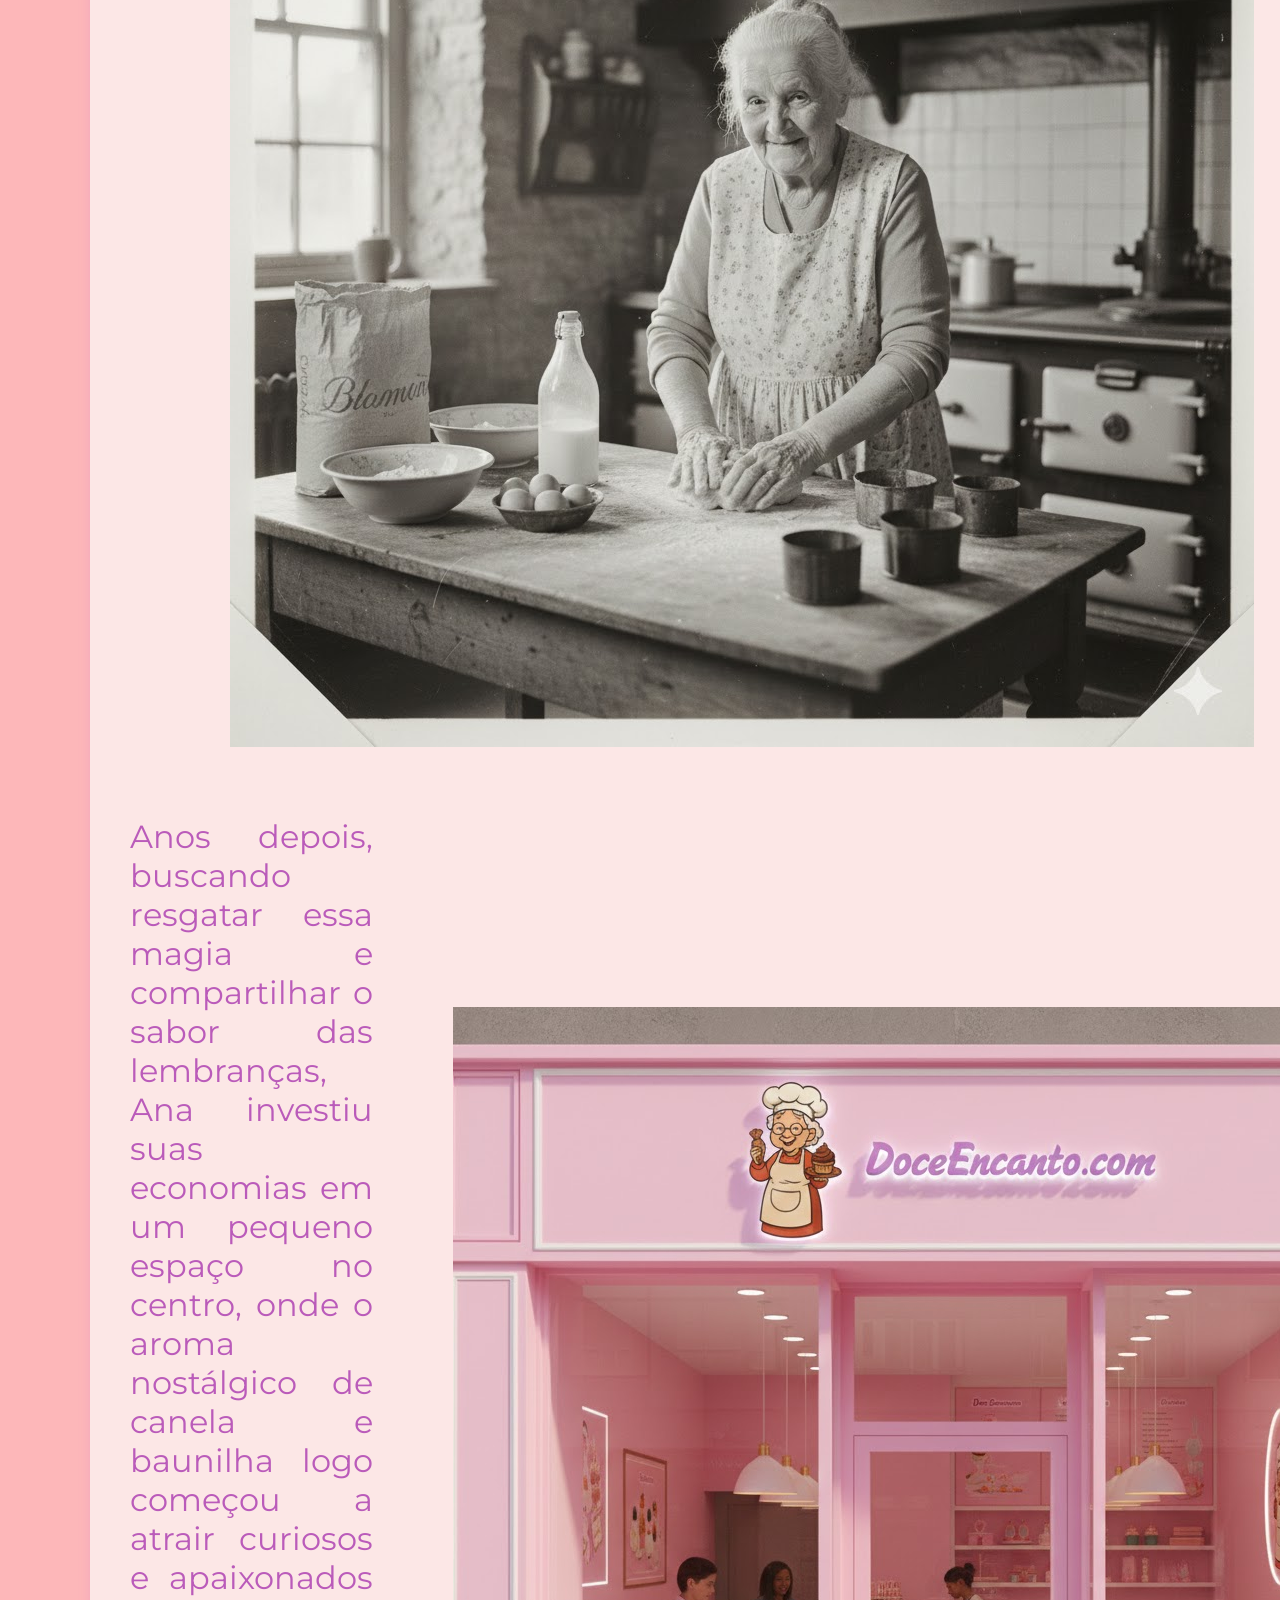
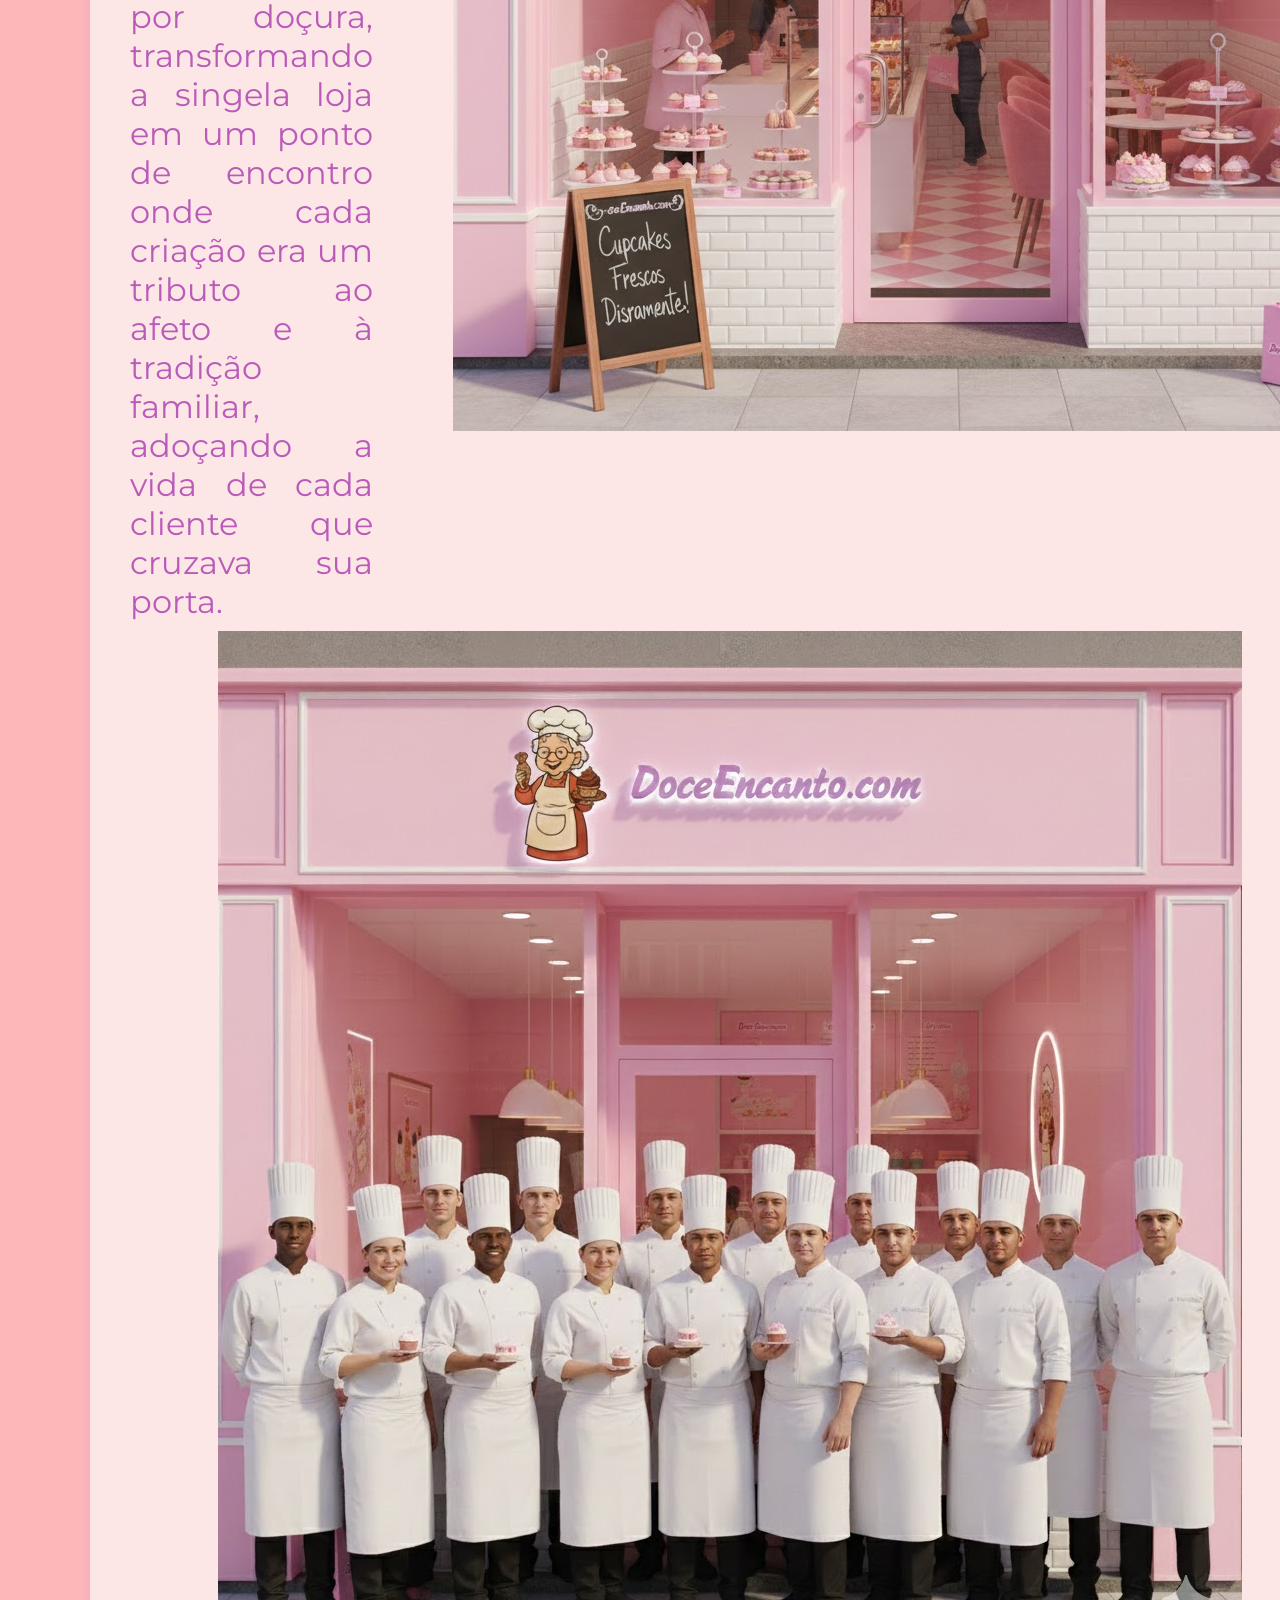
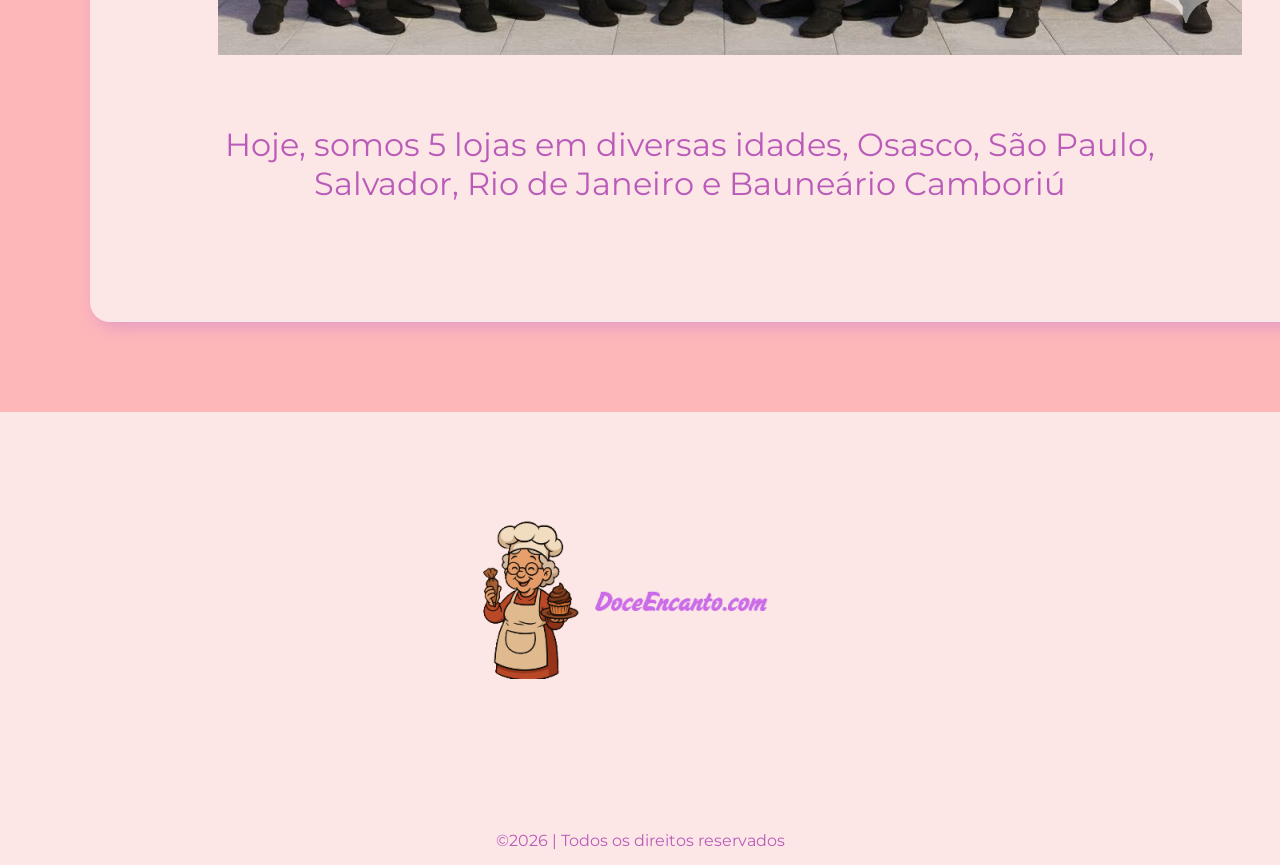
<file: nossa_historia.html>
<!DOCTYPE html>
<html lang="pt-br">
<head>
    <meta charset="UTF-8">
    <meta name="viewport" content="width=device-width, initial-scale=1.0">
    <title>DoceEncanto.com</title>
    <link rel="stylesheet" href="estilo/cardapio.css">
    <link rel="shorecut icon" href="Imagens/personagem_cardapio.png" type="image/x-icon">
</head>
<body>
    <nav>
        <ul class="menu">
            <li class="logo">
                <source media="(max-width: 400px)" srcset="Imagens/DoceEnacnto.com (1).png">
                <img src="Imagens/DoceEnacnto.com (1).png">
            </li>
            <li>
                <a href="index.html">Início </a>
                <a href="cardapio.html">Cardápio</a>
                <a href="trabalhe_conosco.html">Trabalhe conosco</a>
            </li>
        </ul>
    </nav>
    <main>
        <h1>
            Nossa História
        </h1>
        <p>
            <div class="img">
                A Doce Encanto nasceu de um sonho acalentado por Ana desde a infância em 1923, Osasco.
                <source media="(max-width: 400px)" srcset="Imagens/fachada.jpg">
                <img src="Imagens/fachada.jpg">
            </div> 
            <div class="img2">
                <source media="(max-width: 400px)" srcset="Imagens/vozinha.jpg">
                <img src="Imagens/vozinha.jpg">
                Quando observava sua avó transformar frutas maduras e açúcar em compotas     brilhantes e bolos reconfortantes.
            </div>
            <div class="img">
                Anos depois, buscando resgatar essa magia e compartilhar o sabor das lembranças, Ana investiu suas economias em um pequeno espaço no centro, onde o aroma nostálgico de canela e baunilha logo começou a atrair curiosos e apaixonados por doçura, transformando a singela loja em um ponto de encontro onde cada criação era um tributo ao afeto e à tradição familiar, adoçando a vida de cada cliente que cruzava sua porta.
                <source media="(max-width: 400px)" srcset="Imagens/hoje.jpg">
                <img src="Imagens/hoje.jpg">
            </div>
            <source media="(max-width: 400px)" srcset="Imagens/equipe.jpg">
            <img src="Imagens/equipe.jpg">
            <div class="img3">
                Hoje, somos 5 lojas em diversas idades, Osasco, São Paulo, Salvador, Rio de Janeiro e Bauneário Camboriú
            </div>
            
        </p>
        <br>
    </main>
    <footer>
        <ul type="none">
            <li>
                <source media="(max-width: 400px)" srcset="Imagens/DoceEnacnto.com (1).png">
                <img src="Imagens/DoceEnacnto.com (1).png">
            </li>
        </ul>
        <p>
            &copy;2026 | Todos os direitos reservados
        </p>
    </footer>
</body>
</html>
</file>
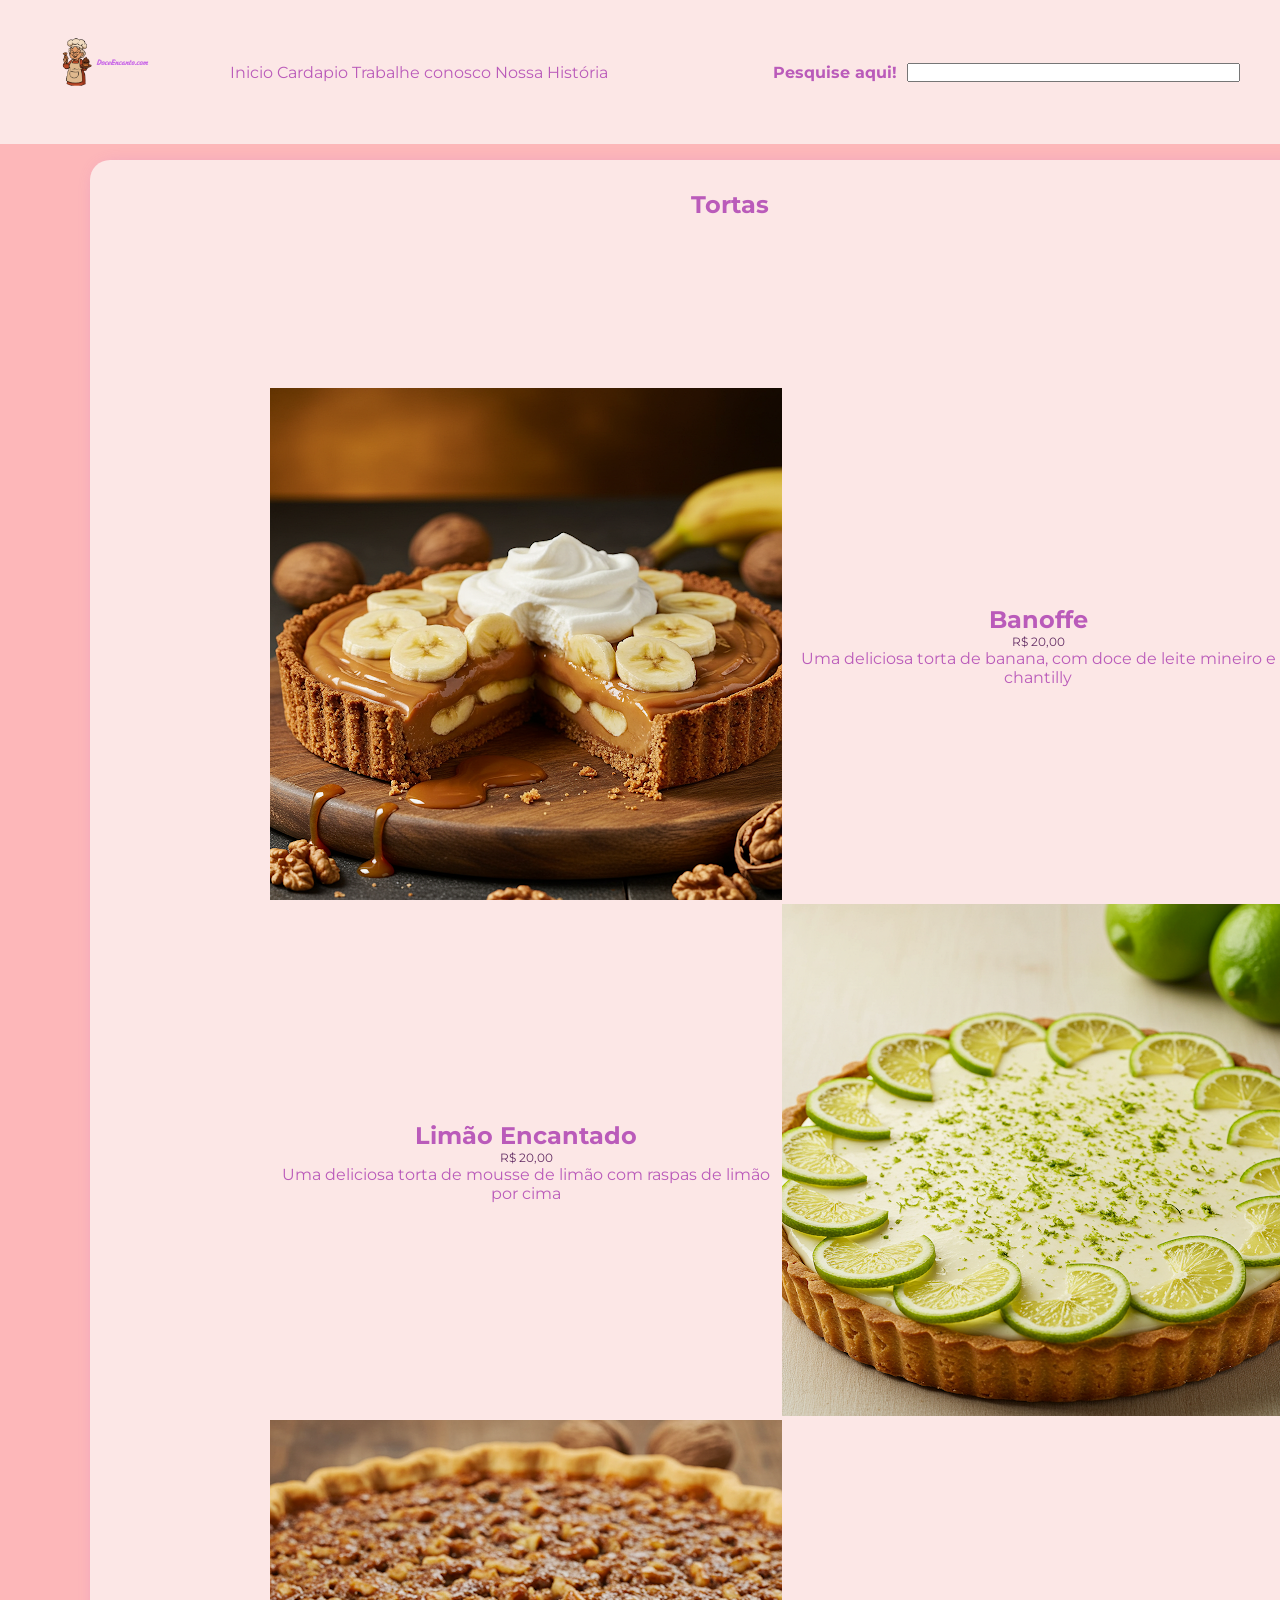
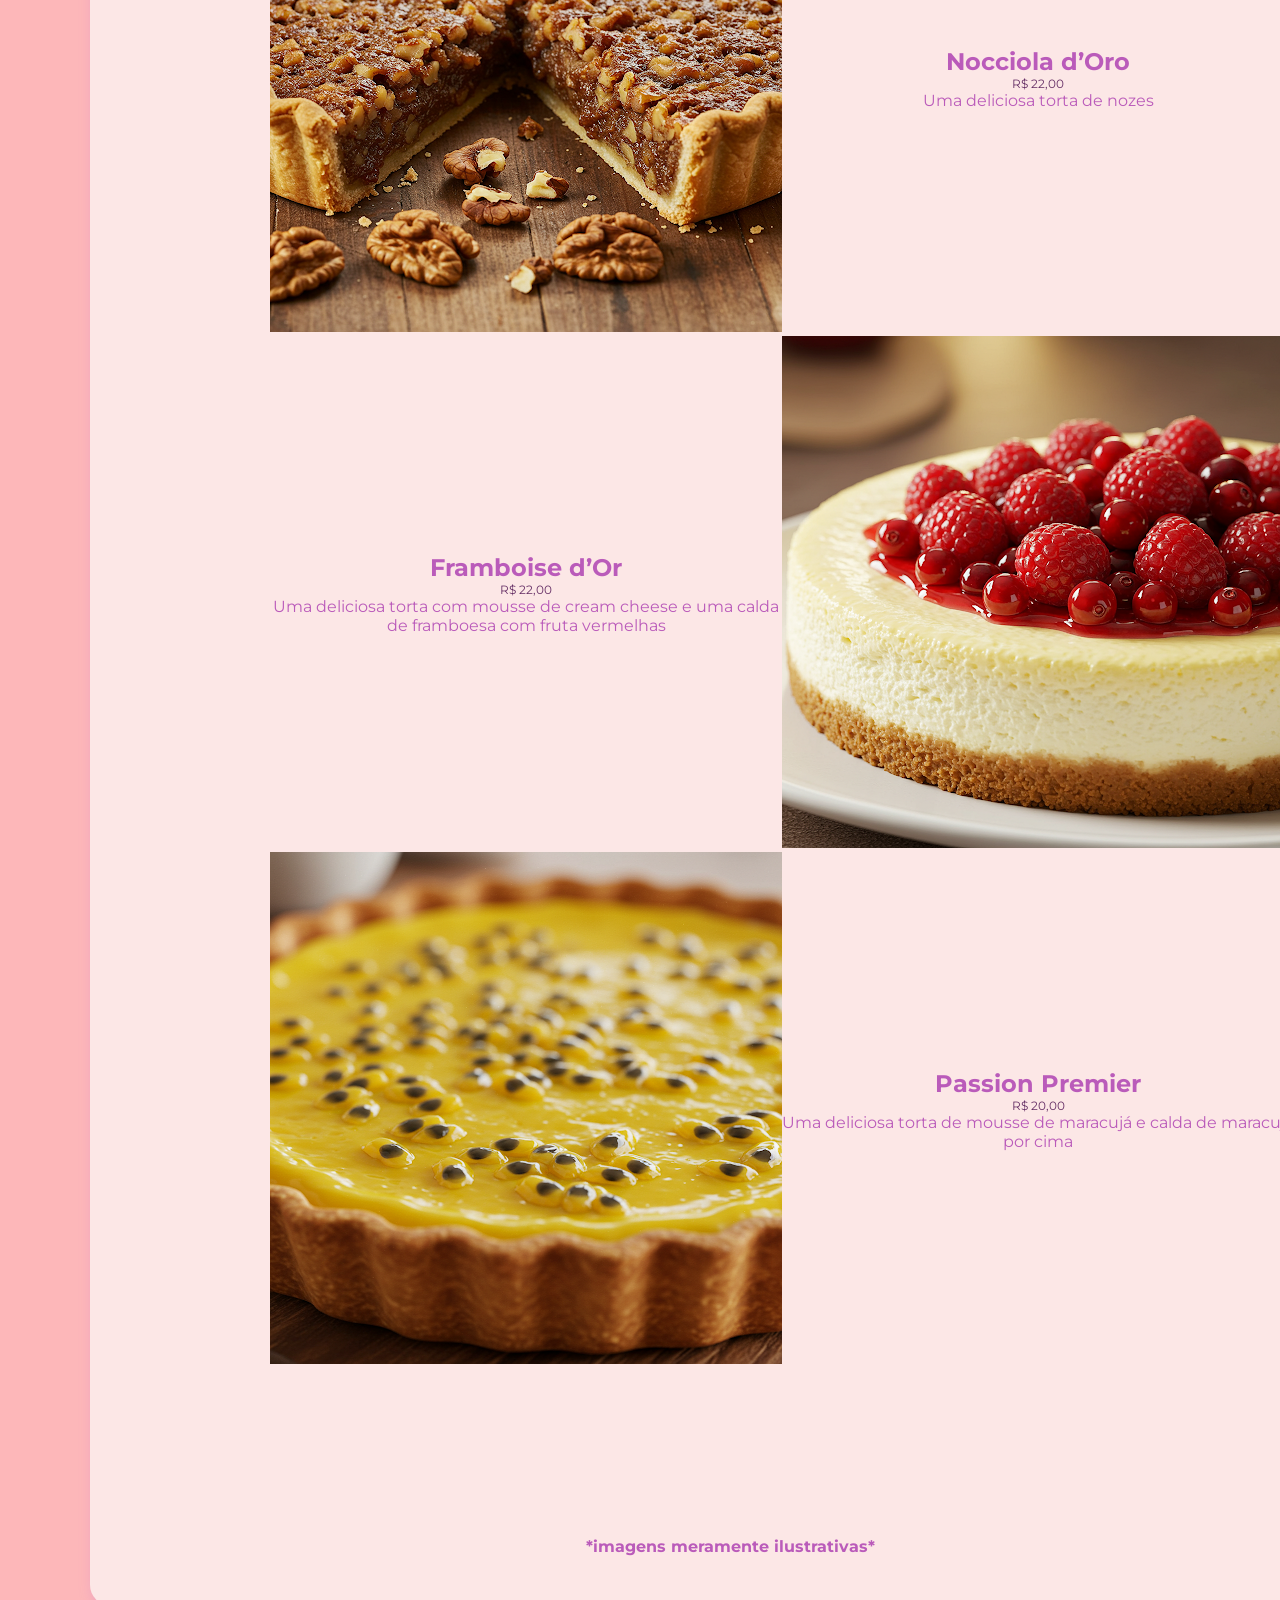
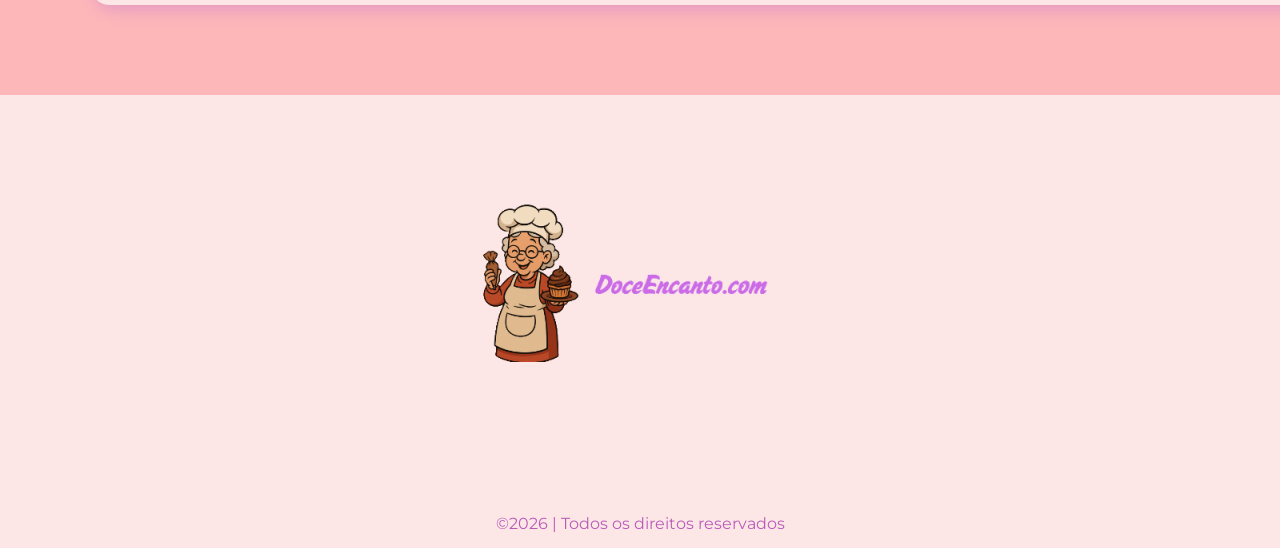
<file: tortas.html>
<!DOCTYPE html>
<html lang="pt-br">
<head>
    <meta charset="UTF-8">
    <meta name="viewport" content="width=device-width, initial-scale=1.0">
    <title>DoceEncanto.com</title>
    <link rel="stylesheet" href="estilo/cardapio.css">
    <link rel="shorecut icon" href="Imagens/personagem_cardapio.png" type="image/x-icon">
</head>
<body>
    <nav>
        <ul class="menu">
            <li class="logo">
                <source media="(max-width: 400px)" srcset="Imagens/DoceEnacnto.com (1).png">
                <img src="Imagens/DoceEnacnto.com (1).png">
            </li>
            <li>
                <a href=index.html>Inicio</a>
                <a href="cardapio.html">Cardapio</a>
                <a href="trabalhe_conosco.html">Trabalhe conosco</a>
                <a href="nossa_historia.html">Nossa História</a>
            </li>
             <li class="pesquisa">
                <strong>Pesquise aqui!</strong>
                <input type="text" size="40" maxlength="50">
            </li>
        </ul>
    </nav>
    <main>
        <h1>
            Tortas
        </h1>
        <br>
        <section class="nome-produtos">
            <div>
                <source media="(max-width: 400px)" srcset="Imagens/banoffe.png">
                <img src="Imagens/banoffe.png">
            </div>
            <div>
                <h1>
                    Banoffe
                </h1>
                <p class="p">
                    R$ 20,00
                </p>
                <p>
                    Uma deliciosa torta de banana, com doce de leite mineiro e chantilly
                </p>
            </div>
            <div>
                <h1>
                    Limão Encantado
                </h1>
                <p class="p">
                    R$ 20,00
                </p>
                <p>
                    Uma deliciosa torta de mousse de limão com raspas de limão por cima
                </p>
            </div>
            <div>
                <source media="(max-width: 400px)" srcset="Imagens/torta_de_limão.png">
                <img src="Imagens/torta_de_limão.png">
            </div>
            <div>
                <source media="(max-width: 400px)" srcset="Imagens/nozes.png">
                <img src="Imagens/nozes.png">
            </div>
            <div>
                <h1>
                    Nocciola d’Oro
                </h1>
                <p class="p">
                    R$ 22,00
                </p>
                <p>
                    Uma deliciosa torta de nozes
                </p>
            </div>
            <div>
                <h1>
                    Framboise d’Or
                </h1>
                <p class="p">
                    R$ 22,00
                </p>
                <p>
                    Uma deliciosa torta com mousse de cream cheese e uma calda de framboesa com fruta vermelhas
                </p>
            </div>
            <div>
                <source media="(max-width: 400px)" srcset="Imagens/cheescake.png">
                <img src="Imagens/cheescake.png">
            </div>
            <div>
                <source media="(max-width: 400px)" srcset="Imagens/maracuja.png">
               <img src="Imagens/maracuja.png">
            </div>
            <div>
                <h1>
                    Passion Premier
                </h1>
                <p class="p">
                    R$ 20,00
                </p>
                <p>
                    Uma deliciosa torta de mousse de maracujá e calda de maracujá por cima
                </p>
            </div>
        </section>
        <br>
        <p>
            <strong>
                *imagens meramente ilustrativas*
            </strong>
        </p>
        <br>
    </main>
    <footer>
        <ul type="none">
            <li>
                <source media="(max-width: 400px)" srcset="Imagens/DoceEnacnto.com (1).png">
                <img src="Imagens/DoceEnacnto.com (1).png">
            </li>
        </ul>
        <p>
            &copy;2026 | Todos os direitos reservados
        </p>
    </footer>
</body>
</html>
</file>
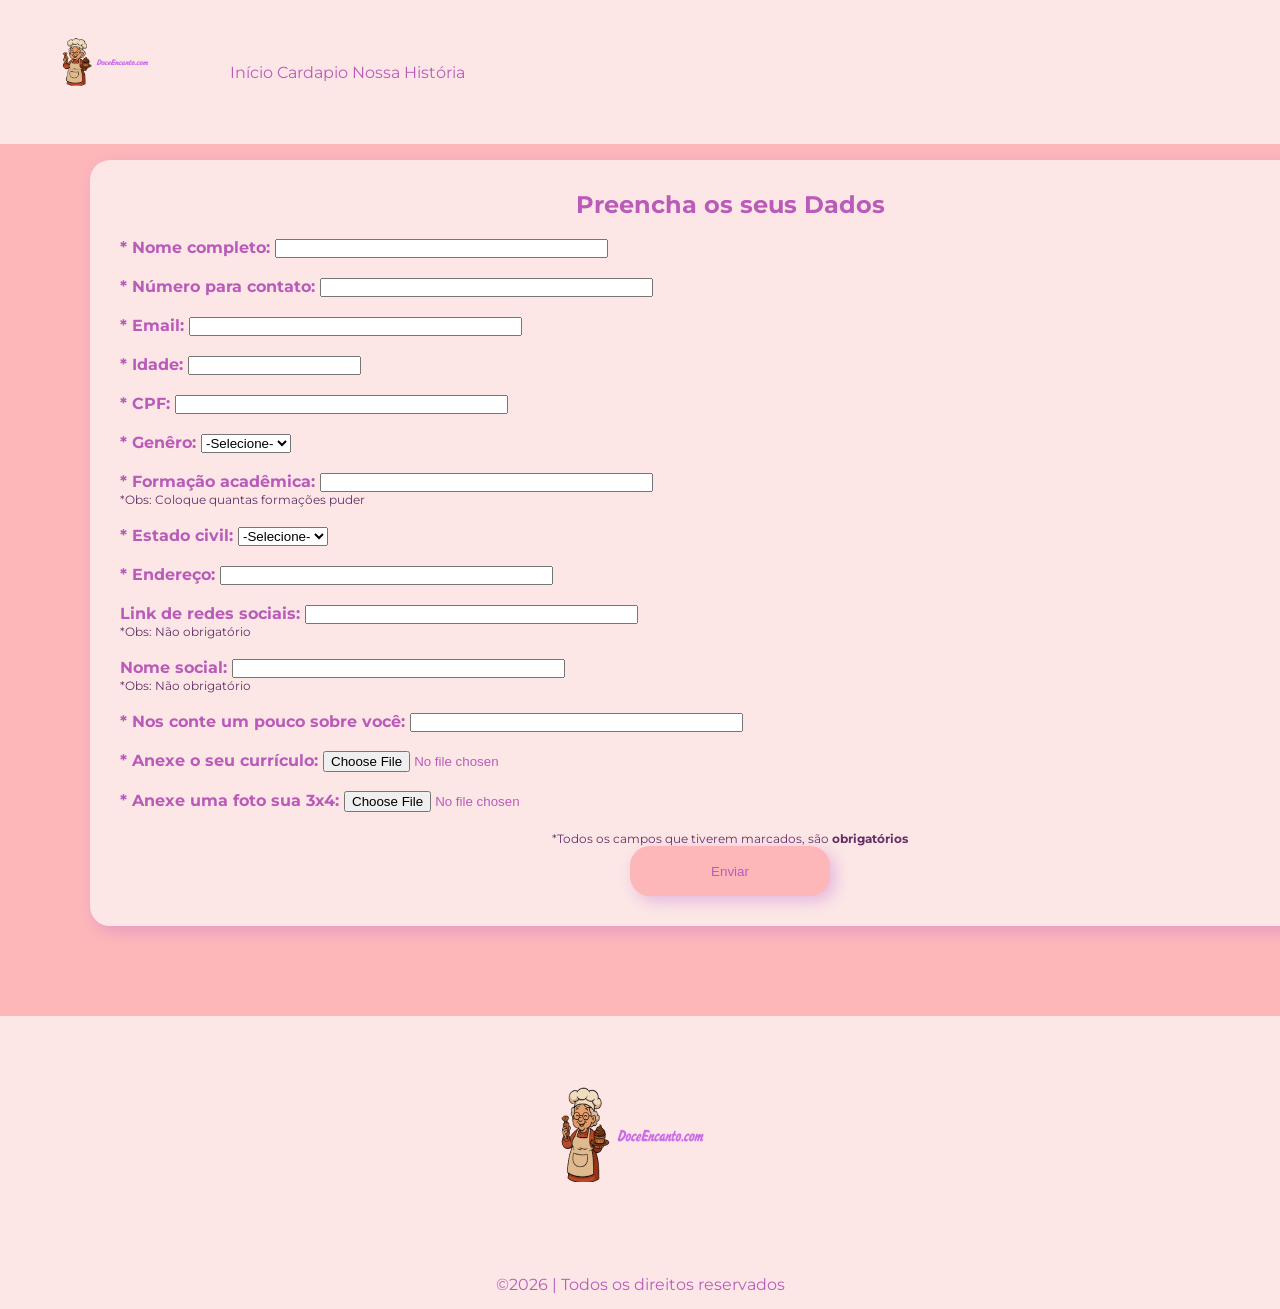
<file: trabalhe_conosco.html>
<!DOCTYPE html>
<html lang="en">
<head>
    <meta charset="UTF-8">
    <meta name="viewport" content="width=device-width, initial-scale=1.0">
    <title>DoceEncanto.com</title>
    <link rel="stylesheet" href="estilo/cardapio.css">
    <link rel="shorecut icon" href="Imagens/personagem_cardapio.png" type="image/x-icon">
</head>
<body>
    <nav>
        <ul class="menu">
            <li class="logo">
                <img src="Imagens/DoceEnacnto.com (1).png">
            </li>
            <li>
                <a href="index.html">Início </a>
                <a href="cardapio.html">Cardapio </a>
                <a href="nossa_historia.html">Nossa História </a> 
            </li>
        </ul>
    </nav>
    <main>
    <h1>
        Preencha os seus Dados
    </h1>
    <br>
    <ul type="none">
        <li class="li">
            <strong>
                * Nome completo: 
            </strong>
            <input type="text" name="input" size="40">
        </li>
        <br>
        <li class="li">
            <strong>
                * Número para contato: 
            </strong>
            <input type="text" size="40" maxlength="16">
        </li>
        <br>
        <li class="li">
            <strong>
                * Email: 
            </strong>
            <input type="email" size="40" >
        </li>
        <br>
        <li class="li">
            <strong>
                * Idade: 
            </strong>
            <input type="number" size="40" maxlength="3">
        </li>
        <br>
        <li class="li">
            <strong>
                * CPF: 
            </strong>
            <input type="text" size="40" maxlength="14">
        </li>
        <br>
        <li class="li">
            <strong>
                * Genêro: 
            </strong>
            <select>
                <option>
                    -Selecione-
                </option>
                <option>
                    Feminino
                </option>
                <option>
                    Masculino
                </option>
            </select>
        </li>
        <br>
        <li Class="li">
            <strong>
                * Formação acadêmica: 
            </strong>
            <input type="select" size="40">
            <!--Fazer com que consigo selecionar mais de uma opção, ex: Pesquisei e irá trazer uma busca, baseado no que pesquisei. Curso completo ciêcias da computação, tem que aparecer um campo para selecionar isso-->
            <p class="p">
                *Obs: Coloque quantas formações puder
            </p>
        </li>
        <br>
        <li class="li">
            <strong>
                * Estado civil: 
            </strong>
            <select>
                <option>
                    -Selecione-
                </option>
                <option>
                    Solteiro
                </option>
                <option>
                    Casado
                </option>
                <option>
                    Divorciado
                </option>
                <option>
                    Viúvo
                </option>
            </select>
        </li>
        <br>
        <li class="li">
            <strong>
                * Endereço: 
            </strong>
            <input type="text" size="40">
        </li>
        <br>
        <li class="li">
            <strong>
                Link de redes sociais: 
            </strong>
            <input type="url" size="40">
            <p class="p">
                *Obs: Não obrigatório
            </p>
        </li>
        <br>
        <li class="li">
            <strong>
                Nome social: 
            </strong>
            <input type="text" name="input" size="40">
            <p class="p">
                *Obs: Não obrigatório
            </p>
        </li>
        <br>
        <li class="li">
            <strong>
                * Nos conte um pouco sobre você: 
            </strong>
            <input type="text" size="40" maxlength="4000"><!--O name, diz o que está chegando para o backend, é como se fosse uma varíavel em que o usuário digita e leva até o valor que está dentro do name. EX: o usuário digita "Victor", no name="nome", la no servidor vai ter uma varíavel nome q terá como valor o "Victor"-->
        </li>
        <br>
        <li class="li">
            <strong>
                * Anexe o seu currículo: 
            </strong>
            <input type="file">
        </li>
        <br>
        <li class="li">
            <strong>
                * Anexe uma foto sua 3x4: 
            </strong>
            <input type="file" name="input" value="" size="">
        </li>
        <br>
    </ul>
    <p class="p">
        *Todos os campos que tiverem marcados, são 
        <strong>
            obrigatórios
        </strong>
    </p>
    <button>
        <a href="Enviar.html">
            Enviar 
        </a>
    </button>
    </main>
    <footer>
        <ul type="none">
            <li>
                <img src="Imagens/DoceEnacnto.com (1).png" width="200" height="240">
            </li>
        </ul>
        <p>
            &copy;2026 | Todos os direitos reservados
        </p>
    </footer>
</body>
</html>
</file>
<file: estilo/cardapio.css>
@charset "UTF-8";

@import url('https://fonts.googleapis.com/css2?family=Freckle+Face&family=Kaushan+Script&family=Montserrat:ital,wght@0,100..900;1,100..900&family=Playwrite+NO:wght@100..400&family=Work+Sans:ital,wght@0,100..900;1,100..900&display=swap');

@import url('https://fonts.googleapis.com/css2?family=Caveat+Brush&family=Freckle+Face&family=Kaushan+Script&family=Montserrat:ital,wght@0,100..900;1,100..900&family=Playwrite+NO:wght@100..400&family=Work+Sans:ital,wght@0,100..900;1,100..900&display=swap');

* {
    box-sizing: border-box;
    margin: 0px;
    padding: 0px;
}

html, body {
    max-width: 100%;
    overflow-x: hidden;
}



body {
    background-color: #FDB7B9;
    color:#BA5BBA;
    font-family: 'Montserrat', sans-serif;
    font-size: 1em;
    display: flex;
    text-align: center;
    padding-top: 70px;
    flex-direction: column;
    min-height: 100vh; 
}

nav {
    position: fixed;
    top: 0;
    left: 0;
    width: 100%;
    height: auto;
    background-color: #FCE7E6;
    align-items: center;
    padding: 10px;          /* padding lateral */
    z-index: 1000;
}

a {
    text-decoration: none;
    color:#BA5BBA;
}

a:hover {
    color: #663066;
}

.menu {
    display: flex;
    align-items: center;
    gap: 20px;
    list-style: none;
    margin: 0;
    padding: 0;
    width: 100%;
}

.logo img {
    height: 120px;            /* controle do tamanho do logo */
    width: 200px;
    object-fit: contain;
}

.nome-produtos {
    font-family: 'Montserrat', sans-serif;
    color: #BA5BBA;
    text-decoration: none;
    display: grid;
    grid-template-columns: 1fr 1fr;
    gap: 0px;
    margin: 150px;
    align-items: center;
}

.pesquisa {
    margin-left: auto;
    display: flex;
    align-items: center;
    gap: 10px;
    margin-right: 30px;
}
 
main {
    background-color: #FCE7E6;
    width: 100%;
    max-width: 1300px;
    padding: 30px;
    border-radius: 20px;
    box-shadow: 5px 5px 15px rgba(192, 112, 212, 0.404);
    flex: 1;
    margin: 90px;
}

main > img {
    display: block;
    max-width: 100%;
    height: auto;
    margin: 0 auto;
    padding: 0px;
}


main p input[type="text"] {
    width: 100%;
    max-width: 100%;
    height: 40px;
    padding: 8px;
    border-radius: 8px;
    border: 1px solid #BA5BBA;
    box-sizing: border-box;
    display: flex;
}


h1 {
    font-size: 1.5em;
    text-align: center;
}

.h1 {
    text-align: center;
    align-items: center;
    font-size: 2em;
}

input:focus {
    background-color: rgb(211, 208, 208);
    text-align: left;
}

.li {
    text-align:justify;
}

.p {
    color: #663066;
    font-size: 12px;
}

button {
    background-color: #FDB7B9;
    border-radius: 20px;
    width: 200px;
    height: 50px;
    border: none;
    box-shadow: 5px 5px 15px rgba(192, 112, 212, 0.404);
    padding: 5px;
}

.img {
    align-items: center;
    display: flex;
    gap: 40px;
    text-align: justify;
    font-size: 2em;
    max-width: 1000px;
    margin: 10px;
}

.img2 {
    align-items: center;
    display: flex;
    gap: 40px;
    text-align: justify;
    font-size: 2em;
    max-width: 1000px;
    margin: 70px;
}

.img3 {
    display: flex;
    text-align: center;
    font-size: 2em;
    max-width: 1000px;
    margin: 70px;
}

footer {
    width: 100%;
    background-color: #FCE7E6;
    padding: 15px 0;
    text-align: center;
}

/* RESPONSIVIDADE */
@media (max-width: 800px) {

    .logo img {
        height: 60px;
    }

    .menu {
        justify-content: center;
        text-align: center;
    }

    .pesquisa input {
        width: 200px;
    }

    main ul li img {
        width: 90%;
        max-width: 280px;
    }
}

@media (max-width: 500px) {

    body {
        padding-top: 300px;/*O que accontece é que o cell, acaba deixando tudo em coluna por conta da regra. Adicionei o padding-top, para empurrar o conteúdo do nav*/
    }

    .menu {
        flex-direction: column;
        gap: 10px;
        padding-bottom: 70px;
    }

    .pesquisa {
        flex-direction: column;
    }

    .pesquisa input {
        width: 90%;
    }

    main {
        margin: 10px;
        padding: 15px;
    }

    main ul li {
    display: flex;
    justify-content: center;
    flex-wrap: wrap;
    gap: 20px;
    }
}
</file>
